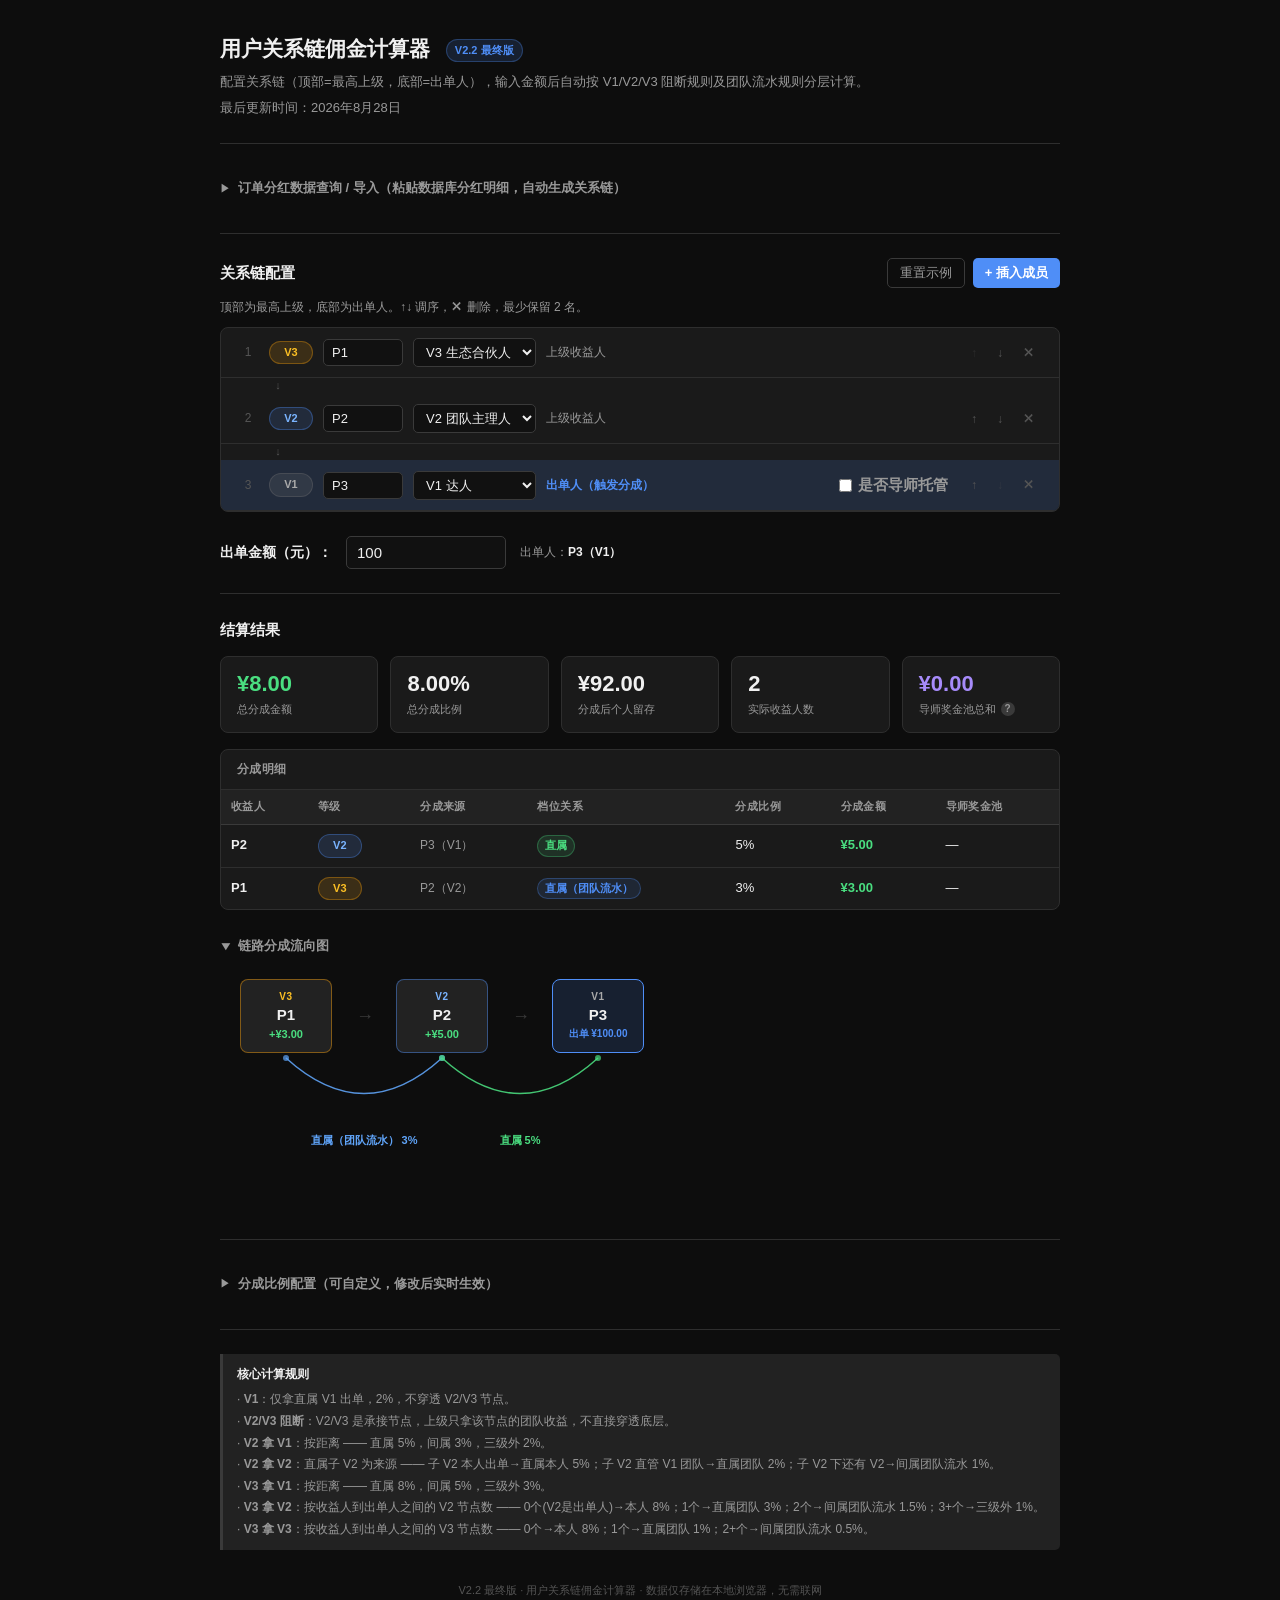
<file: calculator.html>
<!DOCTYPE html>
<html lang="zh-CN">
<head>
  <meta charset="UTF-8" />
  <meta name="viewport" content="width=device-width, initial-scale=1.0" />
  <title>用户关系链佣金计算器</title>
  <style>
    *, *::before, *::after { box-sizing: border-box; margin: 0; padding: 0; }
    :root {
      --bg: #0d0d0d; --bg-card: #1a1a1a; --bg-card2: #222;
      --bg-hover: #2a2a2a; --bg-input: #111;
      --border: #2e2e2e; --border2: #3a3a3a;
      --text: #f0f0f0; --text2: #999; --text3: #555;
      --accent: #4f8ef7; --accent-bg: rgba(79,142,247,0.15);
      --green: #4ade80; --green-bg: rgba(74,222,128,0.12);
      --yellow: #f59e0b; --yellow-bg: rgba(245,158,11,0.12);
      --blue-bg: rgba(79,142,247,0.12);
      --purple: #a78bfa; --purple-bg: rgba(167,139,250,0.12);
      --r: 8px; --rs: 5px;
    }
    /* 亮色主题（由工作台外壳通过 postMessage 联动切换） */
    html[data-theme="light"] {
      --bg: #f4f6f9; --bg-card: #ffffff; --bg-card2: #f0f2f5;
      --bg-hover: #eef1f5; --bg-input: #ffffff;
      --border: #e4e7ec; --border2: #d5d9df;
      --text: #1a1d21; --text2: #5c636e; --text3: #9aa1ab;
      --accent: #2f6bef; --accent-bg: rgba(47,107,239,0.10);
      --green: #16a34a; --green-bg: rgba(22,163,74,0.12);
      --yellow: #d97706; --yellow-bg: rgba(217,119,6,0.12);
      --blue-bg: rgba(47,107,239,0.10);
      --purple: #7c3aed; --purple-bg: rgba(124,58,237,0.12);
    }
    html[data-theme="light"] body { color: var(--text); }
    /* 等级标签在亮色下的可读性微调 */
    html[data-theme="light"] .lv-V1 { color:#64748b; }
    html[data-theme="light"] .lv-V2 { color:#2f6bef; }
    html[data-theme="light"] .lv-V3 { color:#b45309; }
    html[data-theme="light"] select option { background:#fff; }
    body { background: var(--bg); color: var(--text); font-family: -apple-system, BlinkMacSystemFont, "Segoe UI", "PingFang SC", "Microsoft YaHei", sans-serif; font-size: 14px; line-height: 1.6; transition: background .25s, color .25s; }
    .app { max-width: 880px; margin: 0 auto; padding: 32px 20px 60px; }

    h1 { font-size: 21px; font-weight: 700; }
    h2 { font-size: 15px; font-weight: 700; }
    .badge { display:inline-block; padding:2px 8px; border-radius:99px; background:var(--accent-bg); color:var(--accent); font-size:11px; font-weight:600; border:1px solid rgba(79,142,247,.3); vertical-align:middle; margin-left:10px; }
    .subtitle { color:var(--text2); margin-top:6px; font-size:13px; }
    hr { border:none; border-top:1px solid var(--border); margin:24px 0; }

    /* 卡片 */
    .card { background:var(--bg-card); border:1px solid var(--border); border-radius:var(--r); overflow:hidden; }
    .card-head { padding:10px 16px; border-bottom:1px solid var(--border); font-size:12px; font-weight:600; color:var(--text2); letter-spacing:.04em; text-transform:uppercase; display:flex; align-items:center; }

    /* 按钮 */
    button { font-size:13px; font-family:inherit; border:none; cursor:pointer; border-radius:var(--rs); padding:5px 12px; transition:background .15s; outline:none; }
    .btn-p { background:var(--accent); color:#fff; font-weight:600; }
    .btn-p:hover { background:#3d7ae0; }
    .btn-g { background:transparent; color:var(--text2); border:1px solid var(--border2); }
    .btn-g:hover { background:var(--bg-hover); color:var(--text); }
    .btn-i { background:transparent; color:var(--text3); padding:3px 7px; font-size:12px; border:1px solid transparent; }
    .btn-i:hover:not(:disabled) { background:var(--bg-hover); color:var(--text2); border-color:var(--border); }
    button:disabled { opacity:.3; cursor:not-allowed; }

    /* 输入 */
    input, select { font-family:inherit; font-size:13px; background:var(--bg-input); color:var(--text); border:1px solid var(--border2); border-radius:var(--rs); padding:5px 8px; outline:none; }
    input:focus, select:focus { border-color:var(--accent); }
    select option { background:#1a1a1a; }

    /* 节点列表 */
    .node-row { display:flex; align-items:center; gap:10px; padding:10px 16px; border-bottom:1px solid var(--border); transition:background .12s; }
    .node-row:hover { background:var(--bg-hover); }
    .node-row.seller { background:var(--accent-bg); }
    .node-idx { width:22px; text-align:center; color:var(--text3); font-size:12px; flex-shrink:0; }
    .node-role { flex:1; color:var(--text2); font-size:12px; }
    .node-role.s { color:var(--accent); font-weight:600; }
    .arrow-line { padding:0 16px; height:16px; display:flex; align-items:center; }
    .arrow-inner { width:82px; text-align:center; color:var(--text3); font-size:11px; }

    /* 等级标签 */
    .lv { display:inline-flex; align-items:center; justify-content:center; padding:2px 8px; border-radius:99px; font-size:11px; font-weight:700; min-width:44px; flex-shrink:0; }
    .lv-V1 { background:rgba(120,120,120,.18); color:#aaa; border:1px solid rgba(120,120,120,.3); }
    .lv-V2 { background:rgba(79,142,247,.15); color:#7ab4ff; border:1px solid rgba(79,142,247,.35); }
    .lv-V3 { background:rgba(245,158,11,.15); color:#fbbf24; border:1px solid rgba(245,158,11,.35); }

    /* 关系标签 */
    .rt { display:inline-block; padding:1px 7px; border-radius:99px; font-size:11px; font-weight:600; white-space:nowrap; }
    .rt-DIRECT          { background:var(--green-bg);  color:var(--green);  border:1px solid rgba(74,222,128,.3); }
    .rt-INDIRECT        { background:var(--yellow-bg); color:var(--yellow); border:1px solid rgba(245,158,11,.3); }
    .rt-OUTSIDE         { background:rgba(100,100,100,.1); color:var(--text3); border:1px solid var(--border); }
    .rt-DIRECT_PERSONAL { background:var(--green-bg);  color:var(--green);  border:1px solid rgba(74,222,128,.3); }
    .rt-DIRECT_TEAM     { background:var(--blue-bg);   color:var(--accent); border:1px solid rgba(79,142,247,.3); }
    .rt-INDIRECT_TEAM   { background:var(--purple-bg); color:var(--purple); border:1px solid rgba(167,139,250,.3); }
    .rt-OUTSIDE_TEAM    { background:rgba(100,100,100,.1); color:var(--text3); border:1px solid var(--border); }

    /* 统计 */
    .stats { display:grid; grid-template-columns:repeat(auto-fit,minmax(130px,1fr)); gap:12px; margin-bottom:16px; }
    .stat-card { background:var(--bg-card); border:1px solid var(--border); border-radius:var(--r); padding:14px 16px; }
    .stat-val { font-size:22px; font-weight:700; line-height:1.2; }
    .stat-val.g { color:var(--green); }
    .stat-val.p { color:var(--purple); }
    .stat-lbl { font-size:11px; color:var(--text2); margin-top:3px; display:flex; align-items:center; }

    /* 悬浮帮助提示 */
    .help { display:inline-flex; align-items:center; justify-content:center; width:14px; height:14px; border-radius:50%; background:var(--border2); color:var(--text2); font-size:10px; font-weight:700; cursor:help; margin-left:5px; position:relative; }
    .help:hover .help-tip { opacity:1; visibility:visible; }
    .help-tip { position:absolute; bottom:150%; left:50%; transform:translateX(-50%); background:#000; border:1px solid var(--border2); color:var(--text); padding:5px 9px; border-radius:var(--rs); font-size:11px; font-weight:500; white-space:nowrap; opacity:0; visibility:hidden; transition:opacity .15s; z-index:10; pointer-events:none; }

    /* 导师托管开关 */
    .switch { display:flex; align-items:center; justify-content:center; flex-wrap:wrap; gap:6px; font-size:15px; font-weight:900; color:var(--text2); cursor:pointer; flex-shrink:0; white-space:nowrap; user-select:none; padding:3px 5px;  background:unset; background-image:none; transform:rotate(360deg); }
    .switch input { width:auto; margin:0; cursor:pointer; accent-color:var(--purple); }

    /* 表格 */
    table { width:100%; border-collapse:collapse; font-size:13px; }
    th { padding:8px 10px; text-align:left; font-size:11px; font-weight:600; color:var(--text2); letter-spacing:.04em; border-bottom:1px solid var(--border2); background:var(--bg-card2); }
    td { padding:9px 10px; border-bottom:1px solid var(--border); vertical-align:middle; }
    tr:last-child td { border-bottom:none; }
    .no-earn td { color:var(--text3); }
    .no-earn .lv { opacity:.4; }
    .has-earn td:first-child { font-weight:600; }
    .amt { font-weight:700; color:var(--green); }

    /* 横向流向图 */
    .hf-scroll { overflow-x:auto; -webkit-overflow-scrolling:touch; padding-bottom:4px; }
    .hf-canvas { position:relative; }

    /* 折叠 */
    .coll-head { display:flex; align-items:center; gap:8px; cursor:pointer; padding:10px 0; user-select:none; color:var(--text2); font-size:13px; font-weight:600; }
    .coll-head:hover { color:var(--text); }
    .coll-arrow { font-size:10px; transition:transform .2s; display:inline-block; }
    .coll-arrow.open { transform:rotate(90deg); }

    /* 提示 */
    .callout { border-left:3px solid var(--border2); background:var(--bg-card2); border-radius:0 var(--rs) var(--rs) 0; padding:10px 14px; font-size:12px; color:var(--text2); line-height:1.8; }
    .callout-t { font-weight:700; color:var(--text); margin-bottom:4px; font-size:12px; }

    /* 比例配置 */
    .rg-title { font-size:11px; font-weight:700; color:var(--text2); letter-spacing:.06em; text-transform:uppercase; margin:14px 0 6px; padding-bottom:4px; border-bottom:1px solid var(--border); }
    .rate-input { width:72px; }

    /* 金额行 */
    .amt-row { display:flex; align-items:center; gap:14px; flex-wrap:wrap; }
    .amt-lbl { font-weight:600; white-space:nowrap; }
    .amt-input { width:160px; font-size:15px; padding:7px 10px; }
    .amt-hint { color:var(--text2); font-size:12px; }
    .amt-hint b { color:var(--text); font-weight:600; }

    /* 顶部工具栏 */
    .toolbar { display:flex; align-items:center; margin-bottom:10px; }
    .toolbar-right { margin-left:auto; display:flex; gap:8px; }

    /* 滚动表格容器 */
    .tbl-wrap { overflow-x:auto; }

    @media(max-width:600px){
      .app{padding:16px 12px 48px;}
      .stats{grid-template-columns:repeat(2,1fr);}
    }
  </style>
</head>
<body>
<div class="app" id="app">正在加载...</div>

<script>
// ─── 数据与规则 ────────────────────────────────────────────────────────────────

const BASE_RATES = [
  { receiver:"V1", source:"V1", relation:"DIRECT",          rate:2,   scenario:"直属成员有效收益" },
  { receiver:"V2", source:"V1", relation:"DIRECT",          rate:5,   scenario:"直属 V1 实际产出" },
  { receiver:"V2", source:"V1", relation:"INDIRECT",        rate:3,   scenario:"间属 V1 实际产出" },
  { receiver:"V2", source:"V1", relation:"OUTSIDE",         rate:2,   scenario:"三级以外 V1 实际产出" },
  { receiver:"V2", source:"V2", relation:"DIRECT_PERSONAL", rate:5,   scenario:"直属 V2 本人贡献业绩" },
  { receiver:"V2", source:"V2", relation:"DIRECT_TEAM",     rate:2,   scenario:"直属 V2 团队归集贡献业绩" },
  { receiver:"V2", source:"V2", relation:"INDIRECT_TEAM",   rate:1,   scenario:"间属团队流水" },
  { receiver:"V2", source:"V3", relation:"DIRECT",          rate:0,   scenario:"任意（无收益）" },
  { receiver:"V3", source:"V1", relation:"DIRECT",          rate:8,   scenario:"直属 V1 实际产出" },
  { receiver:"V3", source:"V1", relation:"INDIRECT",        rate:5,   scenario:"间属 V1 实际产出" },
  { receiver:"V3", source:"V1", relation:"OUTSIDE",         rate:3,   scenario:"三级以外 V1 实际产出" },
  { receiver:"V3", source:"V2", relation:"DIRECT_PERSONAL", rate:8,   scenario:"直属 V2 本人贡献业绩" },
  { receiver:"V3", source:"V2", relation:"DIRECT_TEAM",     rate:3,   scenario:"直属 V2 团队归集贡献业绩" },
  { receiver:"V3", source:"V2", relation:"INDIRECT_TEAM",   rate:1.5, scenario:"间属团队流水" },
  { receiver:"V3", source:"V2", relation:"OUTSIDE_TEAM",    rate:1,   scenario:"三级以外 V2 团队归集贡献业绩" },
  { receiver:"V3", source:"V3", relation:"DIRECT_PERSONAL", rate:8,   scenario:"直属 V3 本人贡献业绩" },
  { receiver:"V3", source:"V3", relation:"DIRECT_TEAM",     rate:1,   scenario:"直属 V3 团队归集贡献业绩" },
  { receiver:"V3", source:"V3", relation:"INDIRECT_TEAM",   rate:0.5, scenario:"间属团队流水" },
];

// ─── 项目等级预设 ─────────────────────────────────────────────────────────────
// 穷举验证（链长 2~11）：最高总分成 = 10.5%，唯一峰值模型 V3→V3→V3→V2→V2→V2→V1(出单)。
// 以该模型总分成 10.5% 为基准，按各等级生态奖励上限等比缩放；四舍五入到一位小数（方案2）。
const WORST_CASE_TOTAL = 10.5;
const PROJECT_PRESETS = [
  { id:"SSS", name:"SSS 限时高激励", cap:12 },
  { id:"S",   name:"S 标准优选项目", cap:10.5 },
  { id:"A",   name:"A 成长项目",     cap:7 },
  { id:"B",   name:"B 补充项目",     cap:3 },
];
function round1(x) { return Math.round(x * 10) / 10; }
function presetRatesByCap(cap) {
  const factor = cap / WORST_CASE_TOTAL;
  return BASE_RATES.map(r => ({ ...r, rate: round1(r.rate * factor) }));
}
const DEFAULT_RATES = presetRatesByCap(10.5); // 默认 = S 标准优选项目

const DEFAULT_CHAIN = [
  { id:1, name:"P1", level:"V3" },
  { id:2, name:"P2", level:"V2" },
  { id:3, name:"P3", level:"V1" },
];

const REL_LABELS = {
  DIRECT:"直属", INDIRECT:"间属", OUTSIDE:"三级外",
  DIRECT_PERSONAL:"直属（本人）", DIRECT_TEAM:"直属（团队流水）",
  INDIRECT_TEAM:"间属团队流水", OUTSIDE_TEAM:"三级外（团队流水）",
};

const LEVEL_OPTS = ["V1","V2","V3"];
const LEVEL_NAMES = { V1:"V1 达人", V2:"V2 团队主理人", V3:"V3 生态合伙人" };

// ─── 计算逻辑 ────────────────────────────────────────────────────────────────

function getRate(rates, receiver, source, relation) {
  const r = rates.find(r => r.receiver===receiver && r.source===source && r.relation===relation);
  return r ? r.rate : 0;
}
function findPrimary(chain, from, to, level) {
  let last = from;
  for (let i = from; i < to; i++) if (chain[i].level === level) last = i;
  return last;
}
function countBetween(chain, from, to, level) {
  let n = 0;
  for (let i = from; i < to; i++) if (chain[i].level === level) n++;
  return n;
}
// 找到链路 [from, to]（含 to）中第一个目标等级节点的下标，没有则返回 -1
function findFirst(chain, from, to, level) {
  for (let k = from; k <= to; k++) if (chain[k].level === level) return k;
  return -1;
}

// ─── 核心计算（已按文档 §3 所有示例验证）────────────────────────────────────
//
// 档位判定依据：
//   「本人贡献业绩」= 目标 V2/V3 节点自己就是出单人（链路末节点）
//   「团队归集贡献业绩」= 目标 V2/V3 节点下面还有成员在出单（承接节点）
//
// V3 → V3 团队流水规则（V2节点完全透明，仅计链路中V3数量）：
//   链路中出现低等级(V2)时，找到最近的同等级V3作为直属团，次近的作为间属团
//   1个V3 → 直属团队 1%
//   2个V3 → 间属团队流水 0.5%
//   ≥3个V3 → 无收益
//   例：A(V3)→B(V2)→P2(V2)→P3(V3)→P4(V2)→P5(V2)→P6(V3)→P7(V1出单)
//       P3=A的直属团(第1个V3)，P6=A的间属团(第2个V3) → A得INDIRECT_TEAM 0.5%
//
// V3 → V2 分档规则（链路中无V3时，按V2节点数）：
//   0 个 V2（V2 是出单人）  → 直属本人 8%
//   1 个 V2                 → 直属团队归集 3%
//   2 个 V2                 → 间属团队流水 1.5%
//   3+ 个 V2                → 三级外团队 1%
//
// V2 阻断规则：
//   链路中只要存在 V3 节点，V2 收益人一律无法获得收益
//
// V2 → V2 分档规则（链路中无 V3，按跳数 + 子V2层数）：
//   跳数≥3（≥2个V1间隔）→ 三级外 0%
//   跳数=1（直属）：seller→直属本人5%，无子V2→直属团队2%，一层子V2→间属团队1%
//   跳数=2（间属，降一档）：seller→间属团队1%，无子V2→间属团队1%，否则0%
//   来源V2无收益时级联清零
//
// 验证：
//   V3→V2→V1            : V2=5%, V3=3%      ✓
//   V3→V3→V1            : V3=8%, V3上级=1%  ✓
//   V3→V2→V2→V1         : C=5%, B=2%, A=1.5% ✓
//   V3→V2→V2→V2→V1      : D=5%, C=2%, B=1%, A=1% ✓
//   V3→V3→V3→V1         : 下8%,中1%,上0.5% ✓
//   V3→V2→V2→V3→V2→V1   : 下V3直属8%,中V3直属团1%,上V3间属团0.5% ✓
//
function calcCommissions(chain, sale, rates) {
  if (chain.length < 2) return [];
  const si = chain.length - 1; // 出单人下标
  const out = [];

  for (let i = si - 1; i >= 0; i--) {
    const rv = chain[i], dc = chain[i + 1];
    let srcIdx = i + 1, rel = "OUTSIDE", rate = 0;

    // ── V1 收益人：仅直属 V1 出单人 ──
    if (rv.level === "V1") {
      if (i + 1 === si && dc.level === "V1") {
        rel = "DIRECT";
        rate = getRate(rates, "V1", "V1", "DIRECT");
      }

    // ── V2 收益人 ──
    } else if (rv.level === "V2") {
      if (findFirst(chain, i + 1, si, "V3") !== -1) {
        rel = "OUTSIDE"; rate = 0; // 链路中存在V3节点，V2无法穿透获得收益

      } else {
        // V1 节点透明，穿透 V1 找到下方第一个 V2 阻断节点（含出单人位置）
        // 避免 B(V2)→P2(V1)→P3(V2)→...→C(V1) 时 B 错误按 V2→V1 跳数拿分成
        const fv2 = findFirst(chain, i + 1, si, "V2");

        if (fv2 === -1) {
          // 链路中无 V2 → 纯 V1 链路，按跳数拿分成
          const h = si - i;
          rel = h === 1 ? "DIRECT" : h === 2 ? "INDIRECT" : "OUTSIDE";
          rate = getRate(rates, "V2", "V1", rel);
          srcIdx = si;

        } else if (fv2 === si) {
          // 找到的第一个 V2 就是出单人 → 直属本人
          rel = "DIRECT_PERSONAL"; srcIdx = fv2;
          rate = getRate(rates, "V2", "V2", rel);

        } else {
          // 找到 V2 阻断节点（非出单人），按其下方的 V2 层数判断档位
          const v2BelowWall = countBetween(chain, fv2 + 1, si, "V2");
          if (v2BelowWall === 0) {
            // 阻断节点是最内层 V2 → 直属团队
            rel = "DIRECT_TEAM"; srcIdx = fv2;
          } else if (v2BelowWall === 1) {
            // 阻断节点下方还有一层 V2 → 间属团队流水
            rel = "INDIRECT_TEAM";
            srcIdx = findPrimary(chain, fv2, si, "V2"); // 最内层 V2
          } else {
            // ≥2 层 V2：超出 V2 触达范围，无收益
            rel = "OUTSIDE"; rate = 0;
          }
          if (rel !== "OUTSIDE") rate = getRate(rates, "V2", "V2", rel);
        }
      }

    // ── V3 收益人 ──
    } else if (rv.level === "V3") {
      // ── 核心优先级：
      //   1. 链路中存在 V3 同级节点 → 走 V3→V3（V3 同级优先，V2 透明但会升档位）
      //   2. 无 V3 但有 V2          → 走 V3→V2（穿透 V1 找最内层 V2）
      //   3. 纯 V1 链路              → 走 V3→V1（跳数档位）
      //
      // V3→V3 档位规则：V2节点对V3→V3连接完全透明，仅计V3数量
      //   1个V3 → 直属团队 1%（最近同级V3 = 直属团）
      //   2个V3 → 间属团队流水 0.5%（次近同级V3 = 间属团）
      //   ≥3个V3 → 无收益
      //
      const fv3below = findFirst(chain, i + 1, si, "V3"); // 链路中的 V3 节点（不含出单人）

      if (fv3below !== -1) {
        if (fv3below === si) {
          // ── 直属 V3 本人出单（出单人本身是 V3）→ 直属本人 8% ──
          rel = "DIRECT_PERSONAL"; srcIdx = si;
          rate = getRate(rates, "V3", "V3", rel);
        } else {
          // ── V3→V3 团队流水：V2节点完全透明，仅计V3数量 ──
          // 最近同级V3 = 直属团(1%)，次近同级V3 = 间属团(0.5%)，≥3个V3 = 无收益
          const v3cnt     = countBetween(chain, i + 1, si, "V3");
          const lastV3Idx = findPrimary(chain, i + 1, si, "V3");

          if (v3cnt === 1)      { rel = "DIRECT_TEAM";   srcIdx = lastV3Idx; }
          else if (v3cnt === 2) { rel = "INDIRECT_TEAM"; srcIdx = lastV3Idx; }
          else                  { rel = "OUTSIDE"; rate = 0; } // ≥3个V3，超出范围

          if (rel !== "OUTSIDE") {
            // 来源V3（最末V3）自身无收益时，上级V3同样不得获得团队流水
            const srcRes = out.find(r => r.ni === lastV3Idx);
            if (srcRes && !srcRes.ok) { rel = "OUTSIDE"; rate = 0; }
            else rate = getRate(rates, "V3", "V3", rel);
          }
        }

      } else {
        // ── 无 V3 同级，找 V2 或 V1 ──
        const fv2below = findFirst(chain, i + 1, si, "V2"); // 第一个 V2（不含出单人）

        if (fv2below !== -1 || chain[si].level === "V2") {
          // ── V3→V2：穿透 V1 找到最内层 V2，按 V2 节点数分档 ──
          const v2cnt = countBetween(chain, i + 1, si, "V2");
          if (v2cnt === 0) {
            // 唯一 V2 是出单人
            rel = "DIRECT_PERSONAL"; srcIdx = chain[si].level === "V2" ? si : fv2below;
          } else if (v2cnt === 1) {
            rel = "DIRECT_TEAM";   srcIdx = fv2below;
          } else if (v2cnt === 2) {
            rel = "INDIRECT_TEAM"; srcIdx = findPrimary(chain, i + 1, si, "V2");
          } else {
            rel = "OUTSIDE_TEAM";  srcIdx = findPrimary(chain, i + 1, si, "V2");
          }
          rate = getRate(rates, "V3", "V2", rel);

        } else {
          // ── V3→V1：纯 V1 链路，按跳数 ──
          const h = si - i;
          rel = h === 1 ? "DIRECT" : h === 2 ? "INDIRECT" : "OUTSIDE";
          rate = getRate(rates, "V3", "V1", rel);
          srcIdx = si;
        }
      }
    }

    out.push({ node: rv, ni: i, src: chain[srcIdx], si: srcIdx, rel, rate, amt: sale * rate / 100, ok: rate > 0 });
  }
  return out;
}

// ─── 订单分红明细导入 ─────────────────────────────────────────────────────────
//
// 表：saas_api.yx_divvy_order_detail_2026（仅此表为准）
// 解析针对某个 order_id / divvy_order_id 查询出的分红明细（Tab 分隔，可含/不含表头），
// 自动重建关系链（按 chain_index 排序的节点 + 等级）、分成结果与流向图。
// 展示的金额与比例直接采用数据库实际结算值，不重新计算。
//
const IMPORT_COLS = [
  "id","divvy_order_id","order_id","en_name","project_id","platform_id","project_profit_share",
  "biz_type","title","region_type","category_id","order_amount","seller_user_id","seller_group_id",
  "seller_group_title","earner_user_id","earner_group_id","earner_group_title","earner_chain_index",
  "source_user_id","source_group_id","source_group_title","source_chain_index","relation_type",
  "relation_label","ratio_field","ratio_percent","commission_amount","agent_ratio_id","create_time",
  "settle_status","settle_time","delete_time","order_status","refund_sync_time",
];
const IMPORT_HEADER_KEYS = ["earner_chain_index","order_id","divvy_order_id","ratio_percent","commission_amount"];
const PPS_LABELS = { 1:"S 标准优选（上限 10.5%）", 2:"SSS 限时高激励（上限 12%）", 3:"A 成长（上限 7%）", 4:"B 补充（上限 3%）" };

function normLevel(lv) {
  const s = String(lv || "").trim().toUpperCase();
  return /^V[123]$/.test(s) ? s : (lv || "V1");
}
function splitImportLine(line) {
  return String(line).split(/\t/).map(c => c.trim());
}
function isImportHeader(cells) {
  const lower = cells.map(c => c.toLowerCase());
  return IMPORT_HEADER_KEYS.some(k => lower.includes(k));
}
function buildImportColMap(firstCells) {
  const colMap = {};
  if (isImportHeader(firstCells)) {
    firstCells.forEach((name, i) => { colMap[name.trim()] = i; });
    return colMap;
  }
  // 无表头：按已知列序映射；列数多于定义时忽略尾部（如 refund_sync_time 为空）
  IMPORT_COLS.forEach((name, i) => { if (i < firstCells.length) colMap[name] = i; });
  return colMap;
}
function parseOrderData(text) {
  const lines = String(text).split(/\r?\n/).map(l => l.trim()).filter(l => l.length);
  if (!lines.length) return { rows: [], skipped: 0, total: 0 };
  const firstCells = splitImportLine(lines[0]);
  const hasHeader = isImportHeader(firstCells);
  const colMap = buildImportColMap(firstCells);
  const dataLines = hasHeader ? lines.slice(1) : lines;
  const rows = [];
  let skipped = 0;
  dataLines.forEach(line => {
    const cells = splitImportLine(line);
    if (cells.length < 5) { skipped++; return; }
    const get = key => { const i = colMap[key]; return i == null ? "" : (cells[i] ?? "").trim(); };
    const deleteTime = get("delete_time");
    if (deleteTime && deleteTime !== "0" && deleteTime.toUpperCase() !== "NULL") { skipped++; return; }
    const earnerIdx = parseInt(get("earner_chain_index"), 10);
    const sourceIdx = parseInt(get("source_chain_index"), 10);
    if (isNaN(earnerIdx) || isNaN(sourceIdx)) { skipped++; return; }
    rows.push({
      divvyOrderId:  get("divvy_order_id"),
      orderId:       get("order_id"),
      orderAmount:   parseFloat(get("order_amount")) || 0,
      enName:        get("en_name"),
      title:         get("title"),
      bizType:       get("biz_type"),
      projectProfitShare: parseInt(get("project_profit_share"), 10) || 0,
      sellerUserId:  get("seller_user_id"),
      sellerLevel:   normLevel(get("seller_group_title")),
      earnerUserId:  get("earner_user_id"),
      earnerLevel:   normLevel(get("earner_group_title")),
      earnerIdx,
      sourceUserId:  get("source_user_id"),
      sourceLevel:   normLevel(get("source_group_title")),
      sourceIdx,
      relation:      get("relation_type") || "OUTSIDE",
      relationLabel: get("relation_label"),
      ratioField:    get("ratio_field"),
      ratio:         parseFloat(get("ratio_percent")) || 0,
      amount:        parseFloat(get("commission_amount")) || 0,
      settleStatus:  get("settle_status"),
      orderStatus:   get("order_status"),
    });
  });
  return { rows, skipped, total: dataLines.length };
}

function buildImportFromRows(rows) {
  if (!rows.length) return null;
  const meta = rows[0];
  // 收集节点：收益人 + 来源 + 出单人（seller 字段兜底）
  const nodeByIdx = {};
  const putNode = (idx, userId, level) => {
    if (isNaN(idx)) return;
    const lv = normLevel(level);
    const prev = nodeByIdx[idx];
    if (!prev || (prev.level === "V1" && lv !== "V1")) {
      nodeByIdx[idx] = { idx, userId: String(userId || ""), level: lv };
    }
  };
  rows.forEach(r => {
    putNode(r.earnerIdx, r.earnerUserId, r.earnerLevel);
    putNode(r.sourceIdx, r.sourceUserId, r.sourceLevel);
  });
  // 出单人：取 chain_index 最大值对应的节点，并与 seller 字段对齐
  const maxIdx = Math.max(...Object.keys(nodeByIdx).map(Number));
  const sellerIdx = rows.reduce((m, r) => Math.max(m, r.sourceIdx, r.earnerIdx), maxIdx);
  if (meta.sellerUserId) {
    putNode(sellerIdx, meta.sellerUserId, meta.sellerLevel);
    // seller 与 maxIdx 不一致时，以 seller 所在 chain_index 为准（通常 source 指向出单人）
    const sellerRow = rows.find(r => String(r.sourceUserId) === String(meta.sellerUserId) || String(r.earnerUserId) === String(meta.sellerUserId));
    if (sellerRow) {
      const sIdx = String(sellerRow.sourceUserId) === String(meta.sellerUserId) ? sellerRow.sourceIdx : sellerRow.earnerIdx;
      putNode(sIdx, meta.sellerUserId, meta.sellerLevel);
    }
  }
  const sortedIdx = Object.keys(nodeByIdx).map(Number).sort((a, b) => a - b);
  if (sortedIdx.length < 2) return null;
  const posOf = {};
  sortedIdx.forEach((idx, pos) => { posOf[idx] = pos; });
  const chain = sortedIdx.map((idx, pos) => ({
    id: 1000 + pos,
    name: nodeByIdx[idx].userId || ("节点" + idx),
    level: nodeByIdx[idx].level || "V1",
  }));
  const results = rows
    .map(r => ({
      node: { name: String(r.earnerUserId), level: r.earnerLevel || "V1" },
      ni:   posOf[r.earnerIdx],
      src:  { name: String(r.sourceUserId), level: r.sourceLevel || "V1" },
      si:   posOf[r.sourceIdx],
      rel:  r.relation,
      rate: r.ratio,
      amt:  r.amount,
      ok:   r.ratio > 0 || r.amount > 0,
    }))
    .filter(r => r.ni != null && r.si != null)
    .sort((a, b) => b.ni - a.ni);
  const pps = meta.projectProfitShare;
  return {
    chain, results,
    sale: meta.orderAmount,
    orderId: meta.orderId,
    divvyOrderId: meta.divvyOrderId,
    rowCount: results.length,
    meta: {
      title: meta.title,
      enName: meta.enName,
      bizType: meta.bizType,
      projectProfitShare: pps,
      projectLabel: PPS_LABELS[pps] || ("project_profit_share=" + pps),
      sellerUserId: meta.sellerUserId,
      sellerLevel: meta.sellerLevel,
    },
  };
}

// ─── 横向流向图（SVG 弧线连线） ─────────────────────────────────────────────
//
// 布局规则：
//   • 节点框横排，相邻节点间用 → 连接
//   • 每条收益弧线从出单人侧（source）指向收益人侧（receiver）
//   • 弧线深度按收益人在链路中的位置递进：越左越深，层次清晰无重叠
//   • 节点框内显示：等级 + 姓名 + 收益金额（或"出单"标记）
//
function renderHFlow(chain, results, sale) {
  const n = chain.length;
  if (n < 2) return "";

  const NW = 92, NH = 74, GAP = 64, STEP = NW + GAP, PAD = 20;

  // 弧线深度：按跨度（source - receiver）决定，跨度越大越深，天然不重叠
  const archDepth = (ni, si_) => (si_ - ni) * 46 + 28;
  const svgW = PAD + n * STEP - GAP + PAD;
  const svgH = archDepth(0, n - 1) + 32; // 最大跨度弧 + 文字空间

  const REL_COLORS = {
    DIRECT:          "#4ade80",
    INDIRECT:        "#f59e0b",
    OUTSIDE:         "#666",
    DIRECT_PERSONAL: "#34d399",
    DIRECT_TEAM:     "#60a5fa",
    INDIRECT_TEAM:   "#c084fc",
    OUTSIDE_TEAM:    "#888",
  };
  const LV_BORDER = { V1:"rgba(150,150,150,.4)", V2:"rgba(79,142,247,.45)", V3:"rgba(245,158,11,.45)" };
  const LV_COLOR  = { V1:"#aaa", V2:"#7ab4ff", V3:"#fbbf24" };

  // ── 节点盒子 ──
  let boxes = "";
  chain.forEach((node, idx) => {
    const isSeller = idx === n - 1;
    const lx = PAD + idx * STEP;
    const res = results.find(r => r.ni === idx);
    const borderC = isSeller ? "var(--accent)" : (LV_BORDER[node.level] || "#444");
    const bgC     = isSeller ? "var(--accent-bg)" : "var(--bg-card2)";

    // 收益金额行
    let amtLine = "";
    if (isSeller) {
      amtLine = `<div style="font-size:10px;color:var(--accent);font-weight:600;margin-top:1px">出单 ¥${sale.toFixed(2)}</div>`;
    } else if (res && res.ok) {
      amtLine = `<div style="font-size:11px;color:var(--green);font-weight:700;margin-top:1px">+¥${res.amt.toFixed(2)}</div>`;
    } else {
      amtLine = `<div style="font-size:10px;color:var(--text3);margin-top:1px">—</div>`;
    }

    boxes += `
      <div style="position:absolute;left:${lx}px;top:0;width:${NW}px;height:${NH}px;
        border:1.5px solid ${borderC};border-radius:8px;background:${bgC};
        display:flex;flex-direction:column;align-items:center;justify-content:center;
        text-align:center;padding:4px 8px;gap:1px;">
        <div style="font-size:10px;color:${LV_COLOR[node.level]};font-weight:700;letter-spacing:.06em">${node.level}</div>
        <div style="font-size:15px;font-weight:700;line-height:1.2">${escHtml(node.name)}</div>
        ${amtLine}
      </div>
    `;

    // 节点间箭头
    if (idx < n - 1) {
      const ax = lx + NW;
      boxes += `
        <div style="position:absolute;left:${ax}px;top:${(NH - 16) / 2}px;
          width:${GAP}px;height:16px;
          display:flex;align-items:center;justify-content:center;
          color:#3a3a3a;font-size:18px;letter-spacing:-2px">→</div>
      `;
    }
  });

  // ── SVG 弧线 ──
  let svgPaths = "", svgLabels = "";

  // 按弧线从浅到深绘制（深的在上层）
  const validRes = results.filter(r => r.ok).sort((a, b) => a.ni - b.ni);

  validRes.forEach(res => {
    const depth = archDepth(res.ni, res.si);
    const color = REL_COLORS[res.rel] || "#888";
    const rx = PAD + res.ni * STEP + NW / 2; // 收益人中心 x
    const sx = PAD + res.si * STEP + NW / 2; // 来源中心 x
    const mx = (rx + sx) / 2;
    const label = `${REL_LABELS[res.rel] || res.rel}  ${res.rate}%`;

    // 弧线：从收益人到来源，向下弯曲
    svgPaths += `
      <path d="M${rx},3 Q${mx},${depth} ${sx},3"
        stroke="${color}" stroke-width="1.5" fill="none" opacity="0.88"/>
      <circle cx="${rx}" cy="3" r="3" fill="${color}" opacity="0.7"/>
      <circle cx="${sx}" cy="3" r="3" fill="${color}" opacity="0.7"/>
    `;
    // 文字标签：居中于弧线最低点上方
    svgLabels += `
      <text x="${mx}" y="${depth + 15}" text-anchor="middle"
        fill="${color}" font-size="11" font-weight="600"
        font-family="-apple-system,PingFang SC,Microsoft YaHei,sans-serif">${label}</text>
    `;
  });

  return `
    <div class="hf-scroll">
      <div style="min-width:${svgW}px">
        <div class="hf-canvas" style="height:${NH}px">${boxes}</div>
        <svg width="${svgW}" height="${svgH}" style="display:block;overflow:visible;margin-top:2px">
          ${svgPaths}
          ${svgLabels}
        </svg>
      </div>
    </div>
  `;
}



function load(k, def) { try { const v=localStorage.getItem(k); return v?JSON.parse(v):def; } catch { return def; } }
function save(k, v)   { try { localStorage.setItem(k, JSON.stringify(v)); } catch {} }

let state = {
  chain:  load("chain_v4",  DEFAULT_CHAIN),
  amount: load("amount_v4", "100"),
  rates:  load("rates_v5",  DEFAULT_RATES),
  mentorManaged: load("mentor_v4", false),
  activePreset: load("ratePreset_v5", "S"),
  importResults: load("import_results_v1", null),
  importInfo:    load("import_info_v1", null),
  importRaw:     load("import_raw_v1", ""),
  showImport: false,
  showRates: false,
  showFlow:  true,
};

let _id = 200;
function uid() { return ++_id; }

function setState(patch) {
  Object.assign(state, typeof patch === "function" ? patch(state) : patch);
  render();
}
// 退出"导入展示"模式（用户手动编辑链路/比例/金额后，切换为按规则实时计算）
function exitImport() {
  if (state.importResults) {
    state.importResults = null; save("import_results_v1", null);
    state.importInfo = null; save("import_info_v1", null);
  }
}
function setChain(fn)  { exitImport(); const c = fn(state.chain);  state.chain  = c; save("chain_v4",c);  render(); }
function setRates(fn)  { exitImport(); const r = fn(state.rates);  state.rates  = r; save("rates_v5",r);  render(); }
function setAmount(v)  { exitImport(); state.amount = v; save("amount_v4",v); render(); }

// ─── HTML 构建辅助 ────────────────────────────────────────────────────────────

function lvTag(level) {
  return `<span class="lv lv-${level}">${level}</span>`;
}
function relTag(rel) {
  return `<span class="rt rt-${rel}">${REL_LABELS[rel]||rel}</span>`;
}
function escHtml(s) {
  return String(s).replace(/&/g,"&amp;").replace(/</g,"&lt;").replace(/>/g,"&gt;").replace(/"/g,"&quot;");
}

// ─── 渲染 ─────────────────────────────────────────────────────────────────────

function render() {
  const { chain, amount, rates, showRates, showFlow } = state;
  const importMode = !!state.importResults;
  const sale    = parseFloat(amount) || 0;
  const results = importMode ? state.importResults : calcCommissions(chain, sale, rates);
  const totRate = results.reduce((s,r)=>s+r.rate,0);
  const totAmt  = results.reduce((s,r)=>s+r.amt,0);
  const seller  = chain[chain.length-1];
  // 导师奖金池：开启导师托管后，从每条分成金额中抽 25% 给导师，分成金额本身减为 75%
  const mentorOn    = !!state.mentorManaged;
  const mentorRate  = 0.25;
  const mentorTotal = mentorOn ? results.reduce((s,r)=> s + (r.ok ? r.amt*mentorRate : 0), 0) : 0;
  // 收益人实得 = 抽走导师奖金后的净额
  const netAmt      = r => mentorOn ? r.amt*(1-mentorRate) : r.amt;
  const netTotAmt   = mentorOn ? totAmt*(1-mentorRate) : totAmt;

  // ── 关系链 ──
  let chainHtml = "";
  chain.forEach((node, idx) => {
    const isSeller = idx === chain.length - 1;
    chainHtml += `
      <div class="node-row${isSeller?" seller":""}">
        <span class="node-idx">${idx+1}</span>
        ${lvTag(node.level)}
        <input data-idx="${idx}" data-field="name" value="${escHtml(node.name)}" placeholder="姓名" style="width:80px" />
        <select data-idx="${idx}" data-field="level">
          ${LEVEL_OPTS.map(v=>`<option value="${v}"${v===node.level?" selected":""}>${LEVEL_NAMES[v]}</option>`).join("")}
        </select>
        <span class="node-role${isSeller?" s":""}">${isSeller?"出单人（触发分成）":"上级收益人"}</span>
        ${isSeller?`<label class="switch" title="开启后按各分成金额的 25% 计入导师奖金池"><input type="checkbox" id="mentorToggle" ${state.mentorManaged?"checked":""} />是否导师托管</label>`:""}
        <span style="display:flex;gap:4px;flex-shrink:0">
          <button class="btn-i" data-act="up"   data-idx="${idx}" ${idx===0?"disabled":""} title="上移">↑</button>
          <button class="btn-i" data-act="down" data-idx="${idx}" ${isSeller?"disabled":""} title="下移">↓</button>
          <button class="btn-i" data-act="del"  data-idx="${idx}" ${chain.length<=2?"disabled":""} title="删除">✕</button>
        </span>
      </div>
      ${!isSeller?`<div class="arrow-line"><div class="arrow-inner">↓</div></div>`:""}
    `;
  });

  // ── 结果表格 ──
  let tableHtml = results.map(r => `
    <tr class="${r.ok?"has-earn":"no-earn"}">
      <td>${escHtml(r.node.name)}</td>
      <td>${lvTag(r.node.level)}</td>
      <td style="color:var(--text2);font-size:12px">${escHtml(r.src.name)}（${r.src.level}）</td>
      <td>${relTag(r.rel)}</td>
      <td>${r.rate}%</td>
      <td class="${r.ok?"amt":""}">${r.ok?`¥${netAmt(r).toFixed(2)}`:"—"}</td>
      <td style="${r.ok&&mentorOn?"color:var(--purple);font-weight:700":""}">${r.ok&&mentorOn?`¥${(r.amt*mentorRate).toFixed(2)}`:"—"}</td>
    </tr>
  `).join("");

  // ── 横向流向图（SVG 弧线） ──
  const flowHtml = renderHFlow(chain, results, sale);

  // ── 比例配置 ──
  let rateHtml = "";
  ["V1","V2","V3"].forEach(recv => {
    rateHtml += `<div class="rg-title">${recv} 收益人分成比例</div>
    <div class="card" style="margin-bottom:12px"><div class="tbl-wrap"><table>
      <thead><tr><th>来源</th><th>场景说明</th><th>档位</th><th>比例（%）</th></tr></thead>
      <tbody>
        ${rates.filter(r=>r.receiver===recv).map(r=>`
          <tr>
            <td>${lvTag(r.source)}</td>
            <td style="color:var(--text2);font-size:12px">${r.scenario}</td>
            <td>${relTag(r.relation)}</td>
            <td><input class="rate-input" type="number" step="0.1" min="0" max="100"
              data-recv="${r.receiver}" data-src="${r.source}" data-rel="${r.relation}"
              value="${r.rate}" /></td>
          </tr>
        `).join("")}
      </tbody>
    </table></div></div>`;
  });

  // ── 组装完整页面 ──
  document.getElementById("app").innerHTML = `
    <div style="margin-bottom:24px">
      <h1>用户关系链佣金计算器 <span class="badge">V2.2 最终版</span></h1>
      <p class="subtitle">配置关系链（顶部=最高上级，底部=出单人），输入金额后自动按 V1/V2/V3 阻断规则及团队流水规则分层计算。</p>
      <p class="subtitle">最后更新时间：2026年8月28日</p>
    </div>

    <hr />

    <!-- 订单分红数据导入 -->
    <div style="margin-bottom:24px">
      <div class="coll-head" id="importToggle">
        <span class="coll-arrow${state.showImport?" open":""}">▶</span>
        订单分红数据查询 / 导入（粘贴数据库分红明细，自动生成关系链）
      </div>
      ${state.showImport?`
        <div style="padding-top:8px">
          <p style="color:var(--text2);font-size:12px;margin-bottom:8px;line-height:1.7">从 <code style="font-size:11px;color:var(--text)">saas_api.yx_divvy_order_detail_2026</code> 查询某个订单的分红明细，将结果（含表头或不含均可，Tab 分隔）粘贴到下方，点击「解析生成」即可自动重建关系链、用户等级、分成结果与流向图。已自动跳过 <code style="font-size:11px">delete_time ≠ 0</code> 的作废记录。</p>
          <details style="margin-bottom:8px;font-size:12px;color:var(--text2)">
            <summary style="cursor:pointer;color:var(--text);font-weight:600">参考 SQL</summary>
            <pre style="margin-top:6px;padding:8px;background:var(--bg-input);border:1px solid var(--border2);border-radius:var(--rs);overflow-x:auto;font-size:11px;line-height:1.5;color:var(--text2)">SELECT * FROM saas_api.yx_divvy_order_detail_2026
WHERE order_id = 568380 AND delete_time = 0;</pre>
          </details>
          <textarea id="importText" placeholder="在此粘贴数据库查询结果（每行一条分红记录，列以 Tab 分隔）..." style="width:100%;min-height:120px;font-family:ui-monospace,Menlo,Consolas,monospace;font-size:12px;background:var(--bg-input);color:var(--text);border:1px solid var(--border2);border-radius:var(--rs);padding:8px;resize:vertical;line-height:1.5"></textarea>
          <div style="display:flex;gap:8px;margin-top:8px;align-items:center;flex-wrap:wrap">
            <button class="btn-p" id="btnParseImport">解析生成</button>
            <button class="btn-g" id="btnClearImport">清除导入</button>
            <span id="importMsg" style="font-size:12px;color:var(--text2)"></span>
          </div>
        </div>
      `:""}
    </div>

    <hr />

    <!-- 关系链 -->
    <div style="margin-bottom:24px">
      <div class="toolbar">
        <h2>关系链配置</h2>
        <div class="toolbar-right">
          <button class="btn-g" id="btnReset">重置示例</button>
          <button class="btn-p" id="btnAdd">+ 插入成员</button>
        </div>
      </div>
      <p style="color:var(--text2);font-size:12px;margin-bottom:10px">顶部为最高上级，底部为出单人。↑↓ 调序，✕ 删除，最少保留 2 名。</p>
      <div class="card" id="chainList">${chainHtml}</div>
    </div>

    <!-- 出单金额 -->
    <div class="amt-row" style="margin-bottom:24px">
      <span class="amt-lbl">出单金额（元）：</span>
      <input id="amtInput" class="amt-input" type="number" value="${escHtml(amount)}" placeholder="100" min="0" />
      <span class="amt-hint">出单人：<b>${escHtml(seller.name)}（${seller.level}）</b></span>
    </div>

    <hr />

    <!-- 结算结果 -->
    <div style="margin-bottom:24px">
      <h2 style="margin-bottom:14px">结算结果</h2>
      ${importMode?`<div class="callout" style="margin-bottom:12px;border-left-color:var(--accent)"><div class="callout-t">数据来源：订单分红明细导入</div>订单 <b>#${escHtml(String(state.importInfo&&state.importInfo.orderId||""))}</b>${state.importInfo&&state.importInfo.divvyOrderId?` · 分红单 <b>#${escHtml(String(state.importInfo.divvyOrderId))}</b>`:""} · ${escHtml(String(state.importInfo&&state.importInfo.meta&&state.importInfo.meta.title||""))}（${escHtml(String(state.importInfo&&state.importInfo.meta&&state.importInfo.meta.projectLabel||""))}）<br />共 ${state.importInfo&&state.importInfo.rowCount||results.length} 条有效分红记录${state.importInfo&&state.importInfo.skipped?`，已跳过 ${state.importInfo.skipped} 条作废/无效行`:""}。修改关系链、金额或比例后将自动切换为按规则实时计算。</div>`:""}
      <div class="stats">
        <div class="stat-card"><div class="stat-val g">¥${netTotAmt.toFixed(2)}</div><div class="stat-lbl">总分成金额${mentorOn?`<span class="help">?<span class="help-tip">已扣除导师奖金 25%</span></span>`:""}</div></div>
        <div class="stat-card"><div class="stat-val">${totRate.toFixed(2)}%</div><div class="stat-lbl">总分成比例</div></div>
        <div class="stat-card"><div class="stat-val">¥${(sale-totAmt).toFixed(2)}</div><div class="stat-lbl">分成后个人留存</div></div>
        <div class="stat-card"><div class="stat-val">${results.filter(r=>r.ok).length}</div><div class="stat-lbl">实际收益人数</div></div>
        <div class="stat-card"><div class="stat-val p">¥${mentorTotal.toFixed(2)}</div><div class="stat-lbl">导师奖金池总和<span class="help">?<span class="help-tip">T(总比例) × 25%</span></span></div></div>
      </div>

      <!-- 明细表 -->
      <div class="card" style="margin-bottom:16px">
        <div class="card-head">分成明细</div>
        <div class="tbl-wrap"><table>
          <thead><tr><th>收益人</th><th>等级</th><th>分成来源</th><th>档位关系</th><th>分成比例</th><th>分成金额</th><th>导师奖金池</th></tr></thead>
          <tbody>${tableHtml}</tbody>
        </table></div>
      </div>

      <!-- 流向图 -->
      <div class="coll-head" id="flowToggle">
        <span class="coll-arrow${showFlow?" open":""}">▶</span>
        链路分成流向图
      </div>
      ${showFlow?`<div style="padding:12px 0 4px 0">${flowHtml}</div>`:""}
    </div>

    <hr />

    <!-- 比例配置 -->
    <div class="coll-head" id="ratesToggle">
      <span class="coll-arrow${showRates?" open":""}">▶</span>
      分成比例配置（可自定义，修改后实时生效）
    </div>
    ${showRates?`
      <div style="padding-top:8px">
        <div style="display:flex;justify-content:space-between;align-items:center;gap:10px;flex-wrap:wrap;margin-bottom:12px">
          <div style="display:flex;align-items:center;gap:8px;flex-wrap:wrap">
            <span style="font-size:12px;color:var(--text2);font-weight:600">项目等级预设：</span>
            ${PROJECT_PRESETS.map(p=>`<button class="${state.activePreset===p.id?"btn-p":"btn-g"}" data-preset="${p.id}" title="生态奖励上限 ${p.cap}%">${p.name}（${p.cap}%）</button>`).join("")}
          </div>
          <button class="btn-g" id="btnResetRates">恢复标准优选项目</button>
        </div>
        <div class="callout" style="margin-bottom:12px">
          <div class="callout-t">封顶说明</div>
          已穷举验证（链长 2~11）：在现有规则下，最高总分成模型为 <b>V3→V3→V3→V2→V2→V2→V1(出单)</b>，合计 <b>10.5%</b>，无其他模型超过此值。各等级预设按该模型总分成等比缩放，确保不超过对应生态奖励上限。
        </div>
        ${rateHtml}
      </div>
    `:""}

    <hr />

    <!-- 规则说明 -->
    <div class="callout">
      <div class="callout-t">核心计算规则</div>
      · <b>V1</b>：仅拿直属 V1 出单，2%，不穿透 V2/V3 节点。<br />
      · <b>V2/V3 阻断</b>：V2/V3 是承接节点，上级只拿该节点的团队收益，不直接穿透底层。<br />
      · <b>V2 拿 V1</b>：按距离 —— 直属 5%，间属 3%，三级外 2%。<br />
      · <b>V2 拿 V2</b>：直属子 V2 为来源 —— 子 V2 本人出单→直属本人 5%；子 V2 直管 V1 团队→直属团队 2%；子 V2 下还有 V2→间属团队流水 1%。<br />
      · <b>V3 拿 V1</b>：按距离 —— 直属 8%，间属 5%，三级外 3%。<br />
      · <b>V3 拿 V2</b>：按收益人到出单人之间的 V2 节点数 —— 0个(V2是出单人)→本人 8%；1个→直属团队 3%；2个→间属团队流水 1.5%；3+个→三级外 1%。<br />
      · <b>V3 拿 V3</b>：按收益人到出单人之间的 V3 节点数 —— 0个→本人 8%；1个→直属团队 1%；2+个→间属团队流水 0.5%。
    </div>

    <div style="text-align:center;color:var(--text3);font-size:11px;margin-top:32px">
      V2.2 最终版 · 用户关系链佣金计算器 · 数据仅存储在本地浏览器，无需联网
    </div>
  `;

  bindEvents();
}

// ─── 事件绑定 ─────────────────────────────────────────────────────────────────

function bindEvents() {
  // 工具栏
  document.getElementById("btnAdd")?.addEventListener("click", () => {
    const id = uid();
    // 名称按 P1/P2/P3... 递进：找链路中已有最大 Pn 编号，+1 得到新编号
    const maxP = state.chain.reduce((m, n) => {
      const match = n.name.match(/^P(\d+)$/);
      return match ? Math.max(m, parseInt(match[1])) : m;
    }, 0);
    // 插入到链路最底部（出单人位置之后），成为新的出单人
    setChain(prev => [...prev, {id, name:`P${maxP + 1}`, level:"V1"}]);
  });
  document.getElementById("btnReset")?.addEventListener("click", () => {
    state.chain = DEFAULT_CHAIN; save("chain_v4", DEFAULT_CHAIN);
    state.amount = "100"; save("amount_v4","100");
    render();
  });
  document.getElementById("btnResetRates")?.addEventListener("click", () => {
    state.activePreset = "S"; save("ratePreset_v5", "S");
    setRates(() => presetRatesByCap(10.5));
  });

  // 项目等级预设：SSS / S / A / B
  document.querySelectorAll("[data-preset]").forEach(btn => {
    btn.addEventListener("click", () => {
      const preset = PROJECT_PRESETS.find(p => p.id === btn.dataset.preset);
      if (!preset) return;
      state.activePreset = preset.id; save("ratePreset_v5", preset.id);
      setRates(() => presetRatesByCap(preset.cap));
    });
  });

  // 金额：input 只存 state，blur 后重建（防止输入中失焦）
  const amtEl = document.getElementById("amtInput");
  amtEl?.addEventListener("input", e => {
    exitImport();
    state.amount = e.target.value;
    save("amount_v4", state.amount);
  });
  amtEl?.addEventListener("blur", () => render());

  // 导师托管开关
  document.getElementById("mentorToggle")?.addEventListener("change", e => {
    state.mentorManaged = e.target.checked;
    save("mentor_v4", state.mentorManaged);
    render();
  });

  // 折叠
  document.getElementById("flowToggle")?.addEventListener("click", () => { state.showFlow = !state.showFlow; render(); });
  document.getElementById("ratesToggle")?.addEventListener("click", () => { state.showRates = !state.showRates; render(); });
  document.getElementById("importToggle")?.addEventListener("click", () => { state.showImport = !state.showImport; render(); });

  // 订单分红数据导入
  const importTextEl = document.getElementById("importText");
  if (importTextEl) {
    if (state.importRaw) importTextEl.value = state.importRaw;
    importTextEl.addEventListener("input", e => { state.importRaw = e.target.value; save("import_raw_v1", state.importRaw); });
  }
  document.getElementById("btnParseImport")?.addEventListener("click", () => {
    const msg = document.getElementById("importMsg");
    const text = (document.getElementById("importText")?.value) || "";
    try {
      const parsed = parseOrderData(text);
      const { rows, skipped, total } = parsed;
      if (!rows.length) {
        if (msg) {
          msg.textContent = total
            ? `共 ${total} 行，均无有效数据（可能已全部作废或列格式不匹配）。`
            : "未解析到有效数据行，请检查是否为 Tab 分隔。";
          msg.style.color = "var(--yellow)";
        }
        return;
      }
      const imp = buildImportFromRows(rows);
      if (!imp || imp.chain.length < 2) {
        if (msg) { msg.textContent = "解析到的节点不足 2 个，无法构建关系链。"; msg.style.color = "var(--yellow)"; }
        return;
      }
      state.chain = imp.chain;            save("chain_v4", state.chain);
      state.amount = String(imp.sale);    save("amount_v4", state.amount);
      state.importResults = imp.results;  save("import_results_v1", state.importResults);
      state.importInfo = {
        orderId: imp.orderId,
        divvyOrderId: imp.divvyOrderId,
        rowCount: imp.rowCount,
        skipped,
        meta: imp.meta,
      };
      save("import_info_v1", state.importInfo);
      state.importRaw = text;             save("import_raw_v1", state.importRaw);
      if (msg) {
        msg.textContent = `已解析 ${rows.length} 条有效记录，链路 ${imp.chain.length} 人${skipped ? `（跳过 ${skipped} 行）` : ""}`;
        msg.style.color = "var(--green)";
      }
      render();
    } catch (err) {
      if (msg) { msg.textContent = "解析失败：" + err.message; msg.style.color = "var(--yellow)"; }
    }
  });
  document.getElementById("btnClearImport")?.addEventListener("click", () => {
    state.importResults = null; save("import_results_v1", null);
    state.importInfo = null;    save("import_info_v1", null);
    state.importRaw = "";       save("import_raw_v1", "");
    render();
  });

  // 节点操作（结构变化，立即重建）
  document.getElementById("chainList")?.addEventListener("click", e => {
    const btn = e.target.closest("[data-act]");
    if (!btn) return;
    const idx = parseInt(btn.dataset.idx);
    const act = btn.dataset.act;
    if (act === "del") { if (state.chain.length > 2) setChain(prev => prev.filter((_,i)=>i!==idx)); }
    else if (act === "up")   { if (idx>0) setChain(prev=>{const n=[...prev];[n[idx-1],n[idx]]=[n[idx],n[idx-1]];return n;}); }
    else if (act === "down") { if (idx<state.chain.length-1) setChain(prev=>{const n=[...prev];[n[idx],n[idx+1]]=[n[idx+1],n[idx]];return n;}); }
  });

  // 节点名称输入：只更新 state，不重建
  document.getElementById("chainList")?.addEventListener("input", e => {
    const el = e.target;
    if (el.tagName !== "INPUT") return;
    const idx = parseInt(el.dataset.idx);
    const field = el.dataset.field;
    if (isNaN(idx) || !field) return;
    exitImport();
    state.chain = state.chain.map((n,i) => i===idx ? {...n,[field]:el.value} : n);
    save("chain_v4", state.chain);
  });

  // 节点名称失焦：重建 DOM（focusout 会冒泡，blur 不会）
  document.getElementById("chainList")?.addEventListener("focusout", e => {
    if (e.target.tagName === "INPUT") render();
  });

  // 等级下拉立即生效（影响计算）
  document.getElementById("chainList")?.addEventListener("change", e => {
    const el = e.target;
    if (el.tagName !== "SELECT") return;
    const idx = parseInt(el.dataset.idx);
    const field = el.dataset.field;
    if (isNaN(idx) || !field) return;
    setChain(prev => prev.map((n,i) => i===idx ? {...n,[field]:el.value} : n));
  });

  // 比例配置：input 只存 state，blur 后重建
  document.querySelectorAll(".rate-input").forEach(input => {
    input.addEventListener("input", e => {
      const val = parseFloat(e.target.value);
      if (isNaN(val) || val < 0) return;
      const {recv, src, rel} = e.target.dataset;
      state.rates = state.rates.map(r =>
        r.receiver===recv && r.source===src && r.relation===rel ? {...r, rate:val} : r
      );
      save("rates_v5", state.rates);
      if (state.activePreset !== null) { state.activePreset = null; save("ratePreset_v5", null); }
    });
    input.addEventListener("blur", () => render());
  });
}

// ─── 启动 ─────────────────────────────────────────────────────────────────────
render();
</script>
<script>
// 接收工作台外壳的主题联动（postMessage）
window.addEventListener('message', function(e){
  var d = e.data;
  if (d && d.type === 'yb-theme') {
    document.documentElement.setAttribute('data-theme', d.theme === 'light' ? 'light' : 'dark');
  }
});
</script>
</body>
</html>
</file>
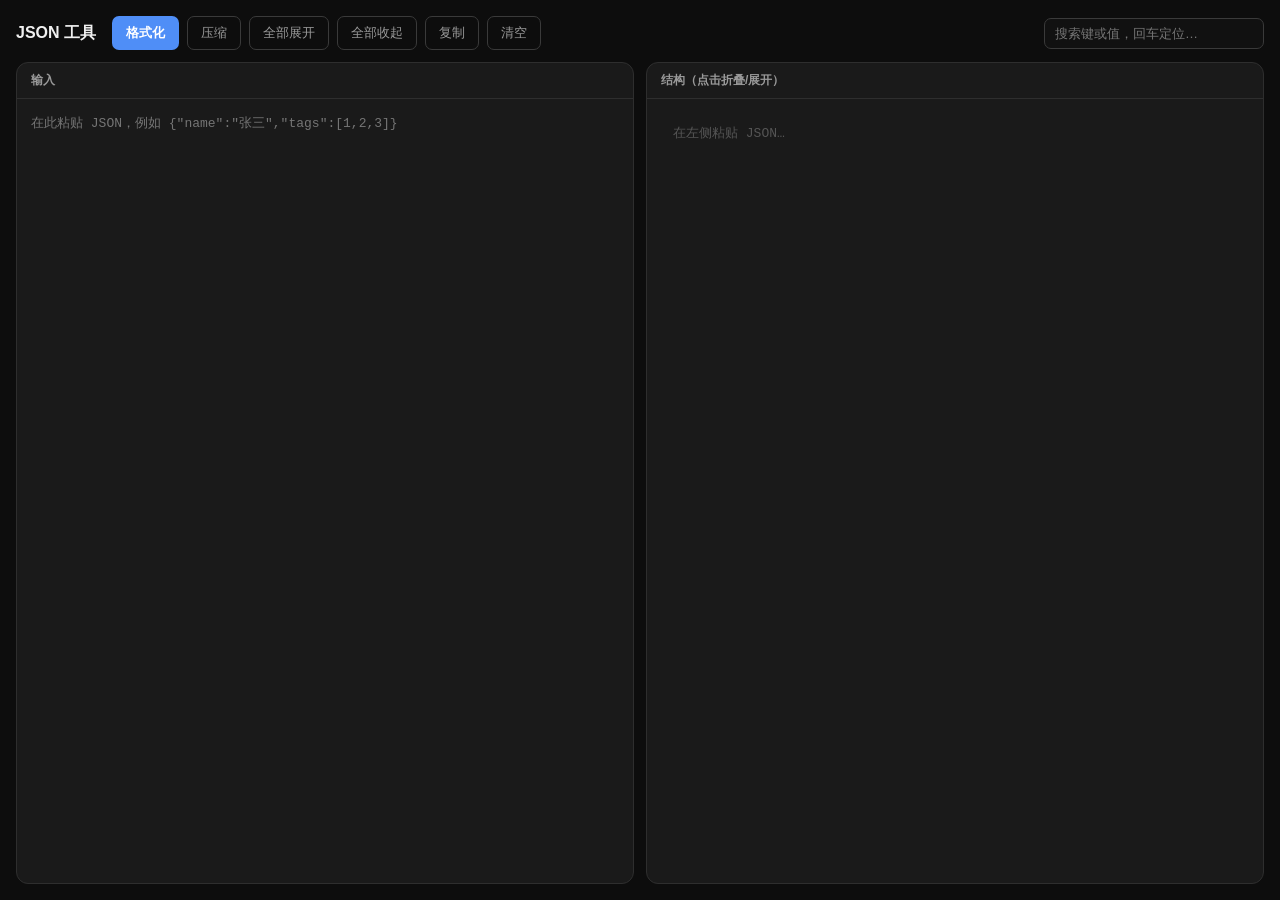
<file: json.html>
<!DOCTYPE html>
<html lang="zh-CN" data-theme="dark">
<head>
<meta charset="UTF-8" />
<meta name="viewport" content="width=device-width, initial-scale=1.0" />
<title>JSON 工具</title>
<style>
  *,*::before,*::after{box-sizing:border-box;margin:0;padding:0}
  :root[data-theme="dark"]{
    --bg:#0d0d0d;--bg-card:#1a1a1a;--bg-card2:#222;--bg-hover:#2a2a2a;--bg-input:#111;
    --border:#2e2e2e;--border2:#3a3a3a;--text:#f0f0f0;--text2:#999;--text3:#555;
    --accent:#4f8ef7;--accent2:#3d7ae0;--accent-bg:rgba(79,142,247,.15);
    --green:#4ade80;--yellow:#f59e0b;--purple:#a78bfa;--red:#f87171;--mark:#fde047;--mark-t:#111;
  }
  :root[data-theme="light"]{
    --bg:#f4f6f9;--bg-card:#fff;--bg-card2:#f0f2f5;--bg-hover:#eef1f5;--bg-input:#fff;
    --border:#e4e7ec;--border2:#d5d9df;--text:#1a1d21;--text2:#5c636e;--text3:#9aa1ab;
    --accent:#2f6bef;--accent2:#2457cc;--accent-bg:rgba(47,107,239,.1);
    --green:#16a34a;--yellow:#d97706;--purple:#7c3aed;--red:#dc2626;--mark:#ffe27a;--mark-t:#111;
  }
  html,body{height:100%}
  body{background:var(--bg);color:var(--text);font-family:-apple-system,BlinkMacSystemFont,"Segoe UI","PingFang SC","Microsoft YaHei",sans-serif;font-size:14px;line-height:1.6;transition:background .25s,color .25s}
  .wrap{height:100vh;display:flex;flex-direction:column;padding:16px;gap:12px}
  .bar{display:flex;align-items:center;gap:8px;flex-wrap:wrap}
  .bar h1{font-size:16px;font-weight:700;margin-right:8px}
  button{font-size:13px;font-family:inherit;border:none;cursor:pointer;border-radius:7px;padding:7px 13px;transition:.15s;background:transparent;color:var(--text2);border:1px solid var(--border2)}
  button:hover{background:var(--bg-hover);color:var(--text)}
  button.p{background:var(--accent);color:#fff;border-color:transparent;font-weight:600}
  button.p:hover{background:var(--accent2)}
  .search{margin-left:auto;display:flex;align-items:center;gap:6px}
  input[type=text]{font-family:inherit;font-size:13px;background:var(--bg-input);color:var(--text);border:1px solid var(--border2);border-radius:7px;padding:7px 10px;outline:none;width:220px}
  input:focus{border-color:var(--accent)}
  .cols{flex:1;display:grid;grid-template-columns:1fr 1fr;gap:12px;min-height:0}
  @media(max-width:760px){.cols{grid-template-columns:1fr}}
  .panel{background:var(--bg-card);border:1px solid var(--border);border-radius:12px;display:flex;flex-direction:column;min-height:0;overflow:hidden}
  .panel-h{padding:8px 14px;border-bottom:1px solid var(--border);font-size:12px;color:var(--text2);font-weight:600;display:flex;align-items:center;gap:8px}
  .panel-h .stat{margin-left:auto;color:var(--text3);font-weight:400}
  #jsonInput{flex:1;width:100%;resize:none;border:0;outline:none;background:transparent;color:var(--text);padding:14px;font-family:"SFMono-Regular",Consolas,"Liberation Mono",Menlo,monospace;font-size:13px;line-height:1.7}
  .tree{flex:1;overflow:auto;padding:12px 14px;font-family:"SFMono-Regular",Consolas,"Liberation Mono",Menlo,monospace;font-size:13px;line-height:1.75}
  .err{color:var(--red);font-weight:600}
  .ok{color:var(--green)}
  .empty{color:var(--text3);padding:12px}
  /* tree */
  .jnode>.jhead{cursor:pointer;user-select:none;white-space:nowrap}
  .jtoggle{display:inline-block;width:14px;color:var(--text3);transition:transform .12s}
  .jnode.collapsed>.jtoggle,.jnode.collapsed>.jhead .jtoggle{transform:rotate(-90deg)}
  .jchildren{padding-left:20px;border-left:1px dashed var(--border);margin-left:6px}
  .jnode.collapsed>.jchildren{display:none}
  .jnode.collapsed>.jfoot{display:none}
  .jellipsis{display:none;color:var(--text3)}
  .jnode.collapsed>.jhead .jellipsis{display:inline}
  .jnode.collapsed>.jhead .jcount{display:none}
  .jkey{color:var(--accent)}
  .jbrace,.jpunc{color:var(--text2)}
  .jcount{color:var(--text3);font-size:11px}
  .jval-string{color:var(--green)}
  .jval-number{color:var(--yellow)}
  .jval-boolean{color:var(--purple)}
  .jval-null{color:var(--text3)}
  mark{background:var(--mark);color:var(--mark-t);border-radius:2px;padding:0 1px}
</style>
</head>
<body>
<div class="wrap">
  <div class="bar">
    <h1>JSON 工具</h1>
    <button class="p" onclick="format()">格式化</button>
    <button onclick="minify()">压缩</button>
    <button onclick="expandAll(true)">全部展开</button>
    <button onclick="expandAll(false)">全部收起</button>
    <button onclick="copyOut()">复制</button>
    <button onclick="clearAll()">清空</button>
    <div class="search">
      <input id="search" type="text" placeholder="搜索键或值，回车定位…" />
    </div>
  </div>
  <div class="cols">
    <div class="panel">
      <div class="panel-h">输入 <span id="inStat" class="stat"></span></div>
      <textarea id="jsonInput" spellcheck="false" placeholder='在此粘贴 JSON，例如 {"name":"张三","tags":[1,2,3]}'></textarea>
    </div>
    <div class="panel">
      <div class="panel-h">结构（点击折叠/展开） <span id="outStat" class="stat"></span></div>
      <div id="tree" class="tree"><div class="empty">在左侧粘贴 JSON…</div></div>
    </div>
  </div>
</div>
<script>
const $=s=>document.getElementById(s);
const input=$('jsonInput'), tree=$('tree'), search=$('search');
const inStat=$('inStat'), outStat=$('outStat');
let currentData; let hasData=false;

function esc(s){return s.replace(/[&<>]/g,c=>({'&':'&amp;','<':'&lt;','>':'&gt;'}[c]));}
function el(t,c){const e=document.createElement(t);if(c)e.className=c;return e;}
function span(c,txt){const e=el('span',c);e.textContent=txt;return e;}

function build(){
  const txt=input.value;
  inStat.textContent = txt ? (txt.length+' 字符') : '';
  if(!txt.trim()){ tree.innerHTML='<div class="empty">在左侧粘贴 JSON…</div>'; outStat.textContent=''; hasData=false; return; }
  let data;
  try{ data=JSON.parse(txt); }
  catch(e){ tree.innerHTML='<div class="err">✗ 解析失败：'+esc(e.message)+'</div>'; outStat.textContent=''; hasData=false; return; }
  currentData=data; hasData=true;
  tree.innerHTML=''; tree.appendChild(renderValue(null,data));
  outStat.innerHTML='<span class="ok">✓ 合法 JSON</span>';
  applySearch();
}

function renderValue(key,value){
  const type = value===null?'null':Array.isArray(value)?'array':typeof value;
  if(type==='object'||type==='array'){
    const entries = type==='array'? value.map((v,i)=>[i,v]) : Object.entries(value);
    const open=type==='array'?'[':'{', close=type==='array'?']':'}';
    const node=el('div','jnode');
    const head=el('div','jhead');
    head.appendChild(span('jtoggle','▾'));
    if(key!==null){ const k=span('jkey',JSON.stringify(key)); k.dataset.raw=k.textContent; head.appendChild(k); head.appendChild(span('jpunc',': ')); }
    head.appendChild(span('jbrace',open));
    head.appendChild(span('jcount',' '+entries.length+' 项 '));
    head.appendChild(span('jellipsis',' … '+close));
    const children=el('div','jchildren');
    entries.forEach(([k,v])=>children.appendChild(renderValue(k,v)));
    const foot=el('div','jfoot'); foot.appendChild(span('jbrace',close));
    node.appendChild(head); node.appendChild(children); node.appendChild(foot);
    head.addEventListener('click',()=>node.classList.toggle('collapsed'));
    return node;
  }
  const row=el('div','jleaf');
  if(key!==null){ const k=span('jkey',JSON.stringify(key)); k.dataset.raw=k.textContent; row.appendChild(k); row.appendChild(span('jpunc',': ')); }
  const v=span('jval jval-'+type, type==='string'?JSON.stringify(value):String(value));
  v.dataset.raw=v.textContent;
  row.appendChild(v);
  return row;
}

function expandAll(open){ document.querySelectorAll('.jnode').forEach(n=>n.classList.toggle('collapsed',!open)); }

function applySearch(){
  const q=search.value.trim().toLowerCase();
  let first=null;
  document.querySelectorAll('.jkey,.jval').forEach(node=>{
    const raw=node.dataset.raw||node.textContent;
    if(!q){ node.innerHTML=esc(raw); return; }
    const i=raw.toLowerCase().indexOf(q);
    if(i>=0){
      node.innerHTML=esc(raw.slice(0,i))+'<mark>'+esc(raw.slice(i,i+q.length))+'</mark>'+esc(raw.slice(i+q.length));
      let p=node.parentElement;
      while(p){ if(p.classList&&p.classList.contains('jnode')) p.classList.remove('collapsed'); p=p.parentElement; }
      if(!first) first=node;
    } else { node.innerHTML=esc(raw); }
  });
  if(first) first.scrollIntoView({block:'center',behavior:'smooth'});
}

function format(){ if(!ensure())return; input.value=JSON.stringify(currentData,null,2); build(); }
function minify(){ if(!ensure())return; input.value=JSON.stringify(currentData); build(); }
function ensure(){ build(); return hasData; }
function copyOut(){ if(!hasData)return; navigator.clipboard.writeText(input.value); }
function clearAll(){ input.value=''; search.value=''; build(); }

input.addEventListener('input',build);
search.addEventListener('input',applySearch);
search.addEventListener('keydown',e=>{ if(e.key==='Enter') applySearch(); });
build();
</script>
<script>
window.addEventListener('message',function(e){if(e.data&&e.data.type==='yb-theme'){document.documentElement.setAttribute('data-theme',e.data.theme==='light'?'light':'dark');}});
</script>
</body>
</html>
</file>
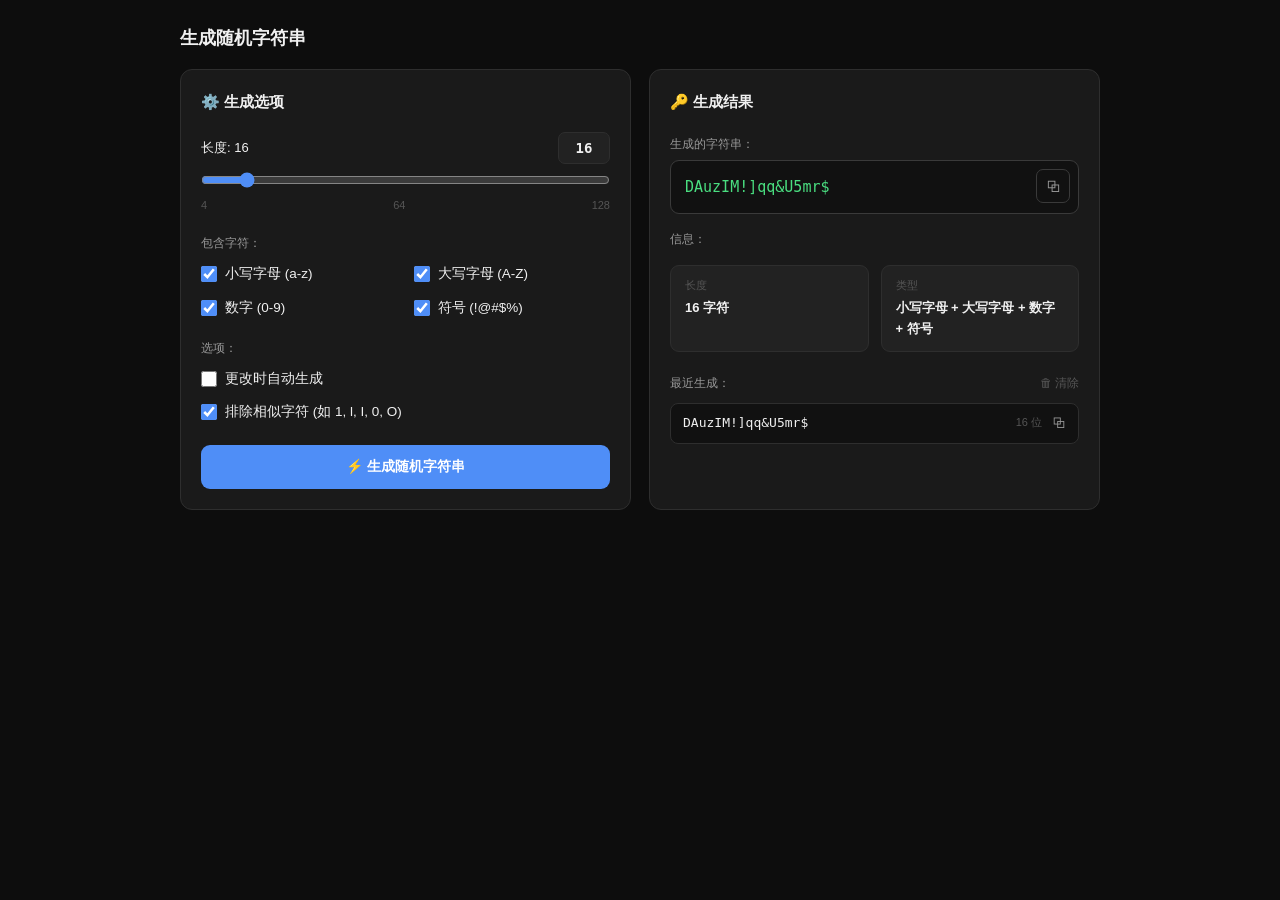
<file: random.html>
<!DOCTYPE html>
<html lang="zh-CN" data-theme="dark">
<head>
<meta charset="UTF-8" />
<meta name="viewport" content="width=device-width, initial-scale=1.0" />
<title>随机字符串生成</title>
<style>
  *,*::before,*::after{box-sizing:border-box;margin:0;padding:0}
  :root[data-theme="dark"]{
    --bg:#0d0d0d;--bg-card:#1a1a1a;--bg-card2:#222;--bg-hover:#2a2a2a;--bg-input:#111;
    --border:#2e2e2e;--border2:#3a3a3a;--text:#f0f0f0;--text2:#999;--text3:#555;
    --accent:#4f8ef7;--accent2:#3d7ae0;--accent-bg:rgba(79,142,247,.15);
    --green:#4ade80;--red:#f87171;
  }
  :root[data-theme="light"]{
    --bg:#f4f6f9;--bg-card:#fff;--bg-card2:#f0f2f5;--bg-hover:#eef1f5;--bg-input:#fff;
    --border:#e4e7ec;--border2:#d5d9df;--text:#1a1d21;--text2:#5c636e;--text3:#9aa1ab;
    --accent:#2f6bef;--accent2:#2457cc;--accent-bg:rgba(47,107,239,.1);
    --green:#16a34a;--red:#dc2626;
  }
  body{background:var(--bg);color:var(--text);font-family:-apple-system,BlinkMacSystemFont,"Segoe UI","PingFang SC","Microsoft YaHei",sans-serif;font-size:14px;line-height:1.6;transition:background .25s,color .25s}
  .wrap{max-width:960px;margin:0 auto;padding:24px 20px 60px}
  h1{font-size:18px;font-weight:700;margin-bottom:16px}
  .layout{display:grid;grid-template-columns:1fr 1fr;gap:18px}
  @media(max-width:760px){.layout{grid-template-columns:1fr}}
  .card{background:var(--bg-card);border:1px solid var(--border);border-radius:12px;padding:20px}
  .ctitle{font-size:15px;font-weight:700;margin-bottom:18px;display:flex;align-items:center;gap:8px}
  label{font-size:12px;color:var(--text2)}
  /* 长度 */
  .len-head{display:flex;align-items:center;justify-content:space-between;margin-bottom:8px}
  .len-head .lbl{font-size:13px;color:var(--text)}
  .len-val{font-family:Consolas,monospace;font-size:14px;font-weight:700;background:var(--bg-card2);border:1px solid var(--border);border-radius:7px;padding:4px 12px;min-width:52px;text-align:center}
  input[type=range]{width:100%;accent-color:var(--accent);cursor:pointer}
  .len-scale{display:flex;justify-content:space-between;font-size:11px;color:var(--text3);margin-top:2px}
  .sect-lbl{font-size:12px;color:var(--text2);margin:20px 0 10px}
  .opts{display:grid;grid-template-columns:1fr 1fr;gap:12px 16px}
  .chk{display:flex;align-items:center;gap:8px;font-size:13.5px;color:var(--text);cursor:pointer}
  .chk input{width:16px;height:16px;accent-color:var(--accent);cursor:pointer}
  .opts-col{display:flex;flex-direction:column;gap:12px}
  .gen-btn{margin-top:22px;width:100%;background:var(--accent);color:#fff;border:none;border-radius:9px;padding:13px;font-size:14px;font-weight:600;cursor:pointer;transition:.15s}
  .gen-btn:hover{background:var(--accent2)}
  /* 结果 */
  .result-box{position:relative;background:var(--bg-input);border:1px solid var(--border2);border-radius:9px;padding:14px 48px 14px 14px;font-family:"SFMono-Regular",Consolas,monospace;font-size:15px;word-break:break-all;min-height:52px;color:var(--green)}
  .copy-btn{position:absolute;top:8px;right:8px;background:transparent;border:1px solid var(--border2);color:var(--text2);border-radius:7px;width:34px;height:34px;cursor:pointer;font-size:15px;transition:.15s}
  .copy-btn:hover{background:var(--bg-hover);color:var(--text)}
  .info{display:grid;grid-template-columns:1fr 1fr;gap:12px;margin-top:16px}
  .info-cell{background:var(--bg-card2);border:1px solid var(--border);border-radius:9px;padding:11px 14px}
  .info-cell .k{font-size:11px;color:var(--text3);margin-bottom:3px}
  .info-cell .v{font-size:13px;font-weight:600}
  .recent-head{display:flex;align-items:center;justify-content:space-between;margin:22px 0 10px}
  .recent-head .lbl{font-size:12px;color:var(--text2)}
  .clear-btn{background:transparent;border:none;color:var(--text3);cursor:pointer;font-size:12px;display:flex;align-items:center;gap:4px}
  .clear-btn:hover{color:var(--red)}
  .recent-item{display:flex;align-items:center;gap:10px;background:var(--bg-input);border:1px solid var(--border);border-radius:8px;padding:9px 12px;margin-bottom:8px}
  .recent-item .rv{flex:1;font-family:"SFMono-Regular",Consolas,monospace;font-size:13px;word-break:break-all;color:var(--text)}
  .recent-item .rlen{font-size:11px;color:var(--text3);white-space:nowrap}
  .recent-item .ric{background:transparent;border:none;color:var(--text2);cursor:pointer;font-size:14px}
  .recent-item .ric:hover{color:var(--accent)}
  .empty{color:var(--text3);font-size:12.5px;padding:8px 0}
  .toast{position:fixed;left:50%;bottom:28px;transform:translateX(-50%) translateY(20px);background:var(--accent);color:#fff;padding:9px 18px;border-radius:9px;font-size:13px;font-weight:600;opacity:0;pointer-events:none;transition:.25s;z-index:50}
  .toast.show{opacity:1;transform:translateX(-50%) translateY(0)}
</style>
</head>
<body>
<div class="wrap">
  <h1>生成随机字符串</h1>
  <div class="layout">
    <!-- 左：生成选项 -->
    <div class="card">
      <div class="ctitle">⚙️ 生成选项</div>

      <div class="len-head">
        <span class="lbl">长度: <span id="lenLabel">16</span></span>
        <span class="len-val" id="lenVal">16</span>
      </div>
      <input id="len" type="range" min="4" max="128" value="16" />
      <div class="len-scale"><span>4</span><span>64</span><span>128</span></div>

      <div class="sect-lbl">包含字符：</div>
      <div class="opts">
        <label class="chk"><input id="lower" type="checkbox" checked /> 小写字母 (a-z)</label>
        <label class="chk"><input id="upper" type="checkbox" checked /> 大写字母 (A-Z)</label>
        <label class="chk"><input id="digit" type="checkbox" checked /> 数字 (0-9)</label>
        <label class="chk"><input id="symbol" type="checkbox" checked /> 符号 (!@#$%)</label>
      </div>

      <div class="sect-lbl">选项：</div>
      <div class="opts-col">
        <label class="chk"><input id="autoGen" type="checkbox" /> 更改时自动生成</label>
        <label class="chk"><input id="noSimilar" type="checkbox" checked /> 排除相似字符 (如 1, l, I, 0, O)</label>
      </div>

      <button class="gen-btn" onclick="generate()">⚡ 生成随机字符串</button>
    </div>

    <!-- 右：结果 -->
    <div class="card">
      <div class="ctitle">🔑 生成结果</div>

      <label>生成的字符串：</label>
      <div class="result-box" style="margin-top:6px">
        <span id="result">—</span>
        <button class="copy-btn" title="复制" onclick="copyResult()">⧉</button>
      </div>

      <div class="sect-lbl" style="margin-top:16px">信息：</div>
      <div class="info">
        <div class="info-cell"><div class="k">长度</div><div class="v" id="infoLen">—</div></div>
        <div class="info-cell"><div class="k">类型</div><div class="v" id="infoType">—</div></div>
      </div>

      <div class="recent-head">
        <span class="lbl">最近生成：</span>
        <button class="clear-btn" onclick="clearRecent()">🗑 清除</button>
      </div>
      <div id="recent"><div class="empty">暂无生成记录</div></div>
    </div>
  </div>
</div>
<div id="toast" class="toast"></div>

<script>
const $=s=>document.getElementById(s);
const SIMILAR='il1Lo0O';
const POOLS={
  lower:'abcdefghijklmnopqrstuvwxyz',
  upper:'ABCDEFGHIJKLMNOPQRSTUVWXYZ',
  digit:'0123456789',
  symbol:'!@#$%^&*()-_=+[]{}',
};
const TYPE_LABEL={lower:'小写字母',upper:'大写字母',digit:'数字',symbol:'符号'};

let recent=[];

/* 长度滑块 */
$('len').addEventListener('input',()=>{
  const v=$('len').value; $('lenVal').textContent=v; $('lenLabel').textContent=v;
  autoMaybe();
});
/* 选项改变 */
['lower','upper','digit','symbol','noSimilar'].forEach(id=>$(id).addEventListener('change',autoMaybe));
function autoMaybe(){ if($('autoGen').checked) generate(); }

/* 加密安全随机整数 [0,max) */
function randInt(max){
  const buf=new Uint32Array(1); const limit=Math.floor(4294967296/max)*max;
  let x; do{ crypto.getRandomValues(buf); x=buf[0]; }while(x>=limit);
  return x%max;
}
function pick(str){ return str[randInt(str.length)]; }
function shuffle(arr){
  for(let i=arr.length-1;i>0;i--){ const j=randInt(i+1); [arr[i],arr[j]]=[arr[j],arr[i]]; }
  return arr;
}

function selectedTypes(){
  return ['lower','upper','digit','symbol'].filter(id=>$(id).checked);
}

function generate(){
  const types=selectedTypes();
  if(!types.length){ toast('请至少选择一种字符类型'); return; }
  const noSim=$('noSimilar').checked;
  // 组装可用池
  const pools=types.map(t=>{
    let p=POOLS[t];
    if(noSim) p=[...p].filter(c=>!SIMILAR.includes(c)).join('');
    return {t,p};
  }).filter(x=>x.p.length);
  if(!pools.length){ toast('排除相似字符后无可用字符'); return; }

  const len=parseInt($('len').value,10);
  const all=pools.map(x=>x.p).join('');
  const chars=[];
  // 保证每种已选类型至少 1 个（长度足够时）
  pools.forEach(x=>{ if(chars.length<len) chars.push(pick(x.p)); });
  while(chars.length<len) chars.push(pick(all));
  const str=shuffle(chars).slice(0,len).join('');

  $('result').textContent=str;
  $('infoLen').textContent=len+' 字符';
  $('infoType').textContent=types.map(t=>TYPE_LABEL[t]).join(' + ');

  recent.unshift({str,len});
  if(recent.length>10) recent.pop();
  renderRecent();
}

function renderRecent(){
  const box=$('recent');
  if(!recent.length){ box.innerHTML='<div class="empty">暂无生成记录</div>'; return; }
  box.innerHTML=recent.map((r,i)=>
    `<div class="recent-item"><span class="rv">${escapeHtml(r.str)}</span><span class="rlen">${r.len} 位</span><button class="ric" title="复制" onclick="copyRecent(${i})">⧉</button></div>`
  ).join('');
}
function escapeHtml(s){ return s.replace(/&/g,'&amp;').replace(/</g,'&lt;').replace(/>/g,'&gt;'); }

function copyResult(){
  const v=$('result').textContent; if(!v||v==='—') return;
  navigator.clipboard.writeText(v); toast('已复制');
}
function copyRecent(i){ navigator.clipboard.writeText(recent[i].str); toast('已复制'); }
function clearRecent(){ recent=[]; renderRecent(); }

/* toast */
let toastTimer;
function toast(msg){
  const t=$('toast'); t.textContent=msg; t.classList.add('show');
  clearTimeout(toastTimer); toastTimer=setTimeout(()=>t.classList.remove('show'),1500);
}

generate();
</script>
<script>
window.addEventListener('message',function(e){if(e.data&&e.data.type==='yb-theme'){document.documentElement.setAttribute('data-theme',e.data.theme==='light'?'light':'dark');}});
</script>
</body>
</html>
</file>
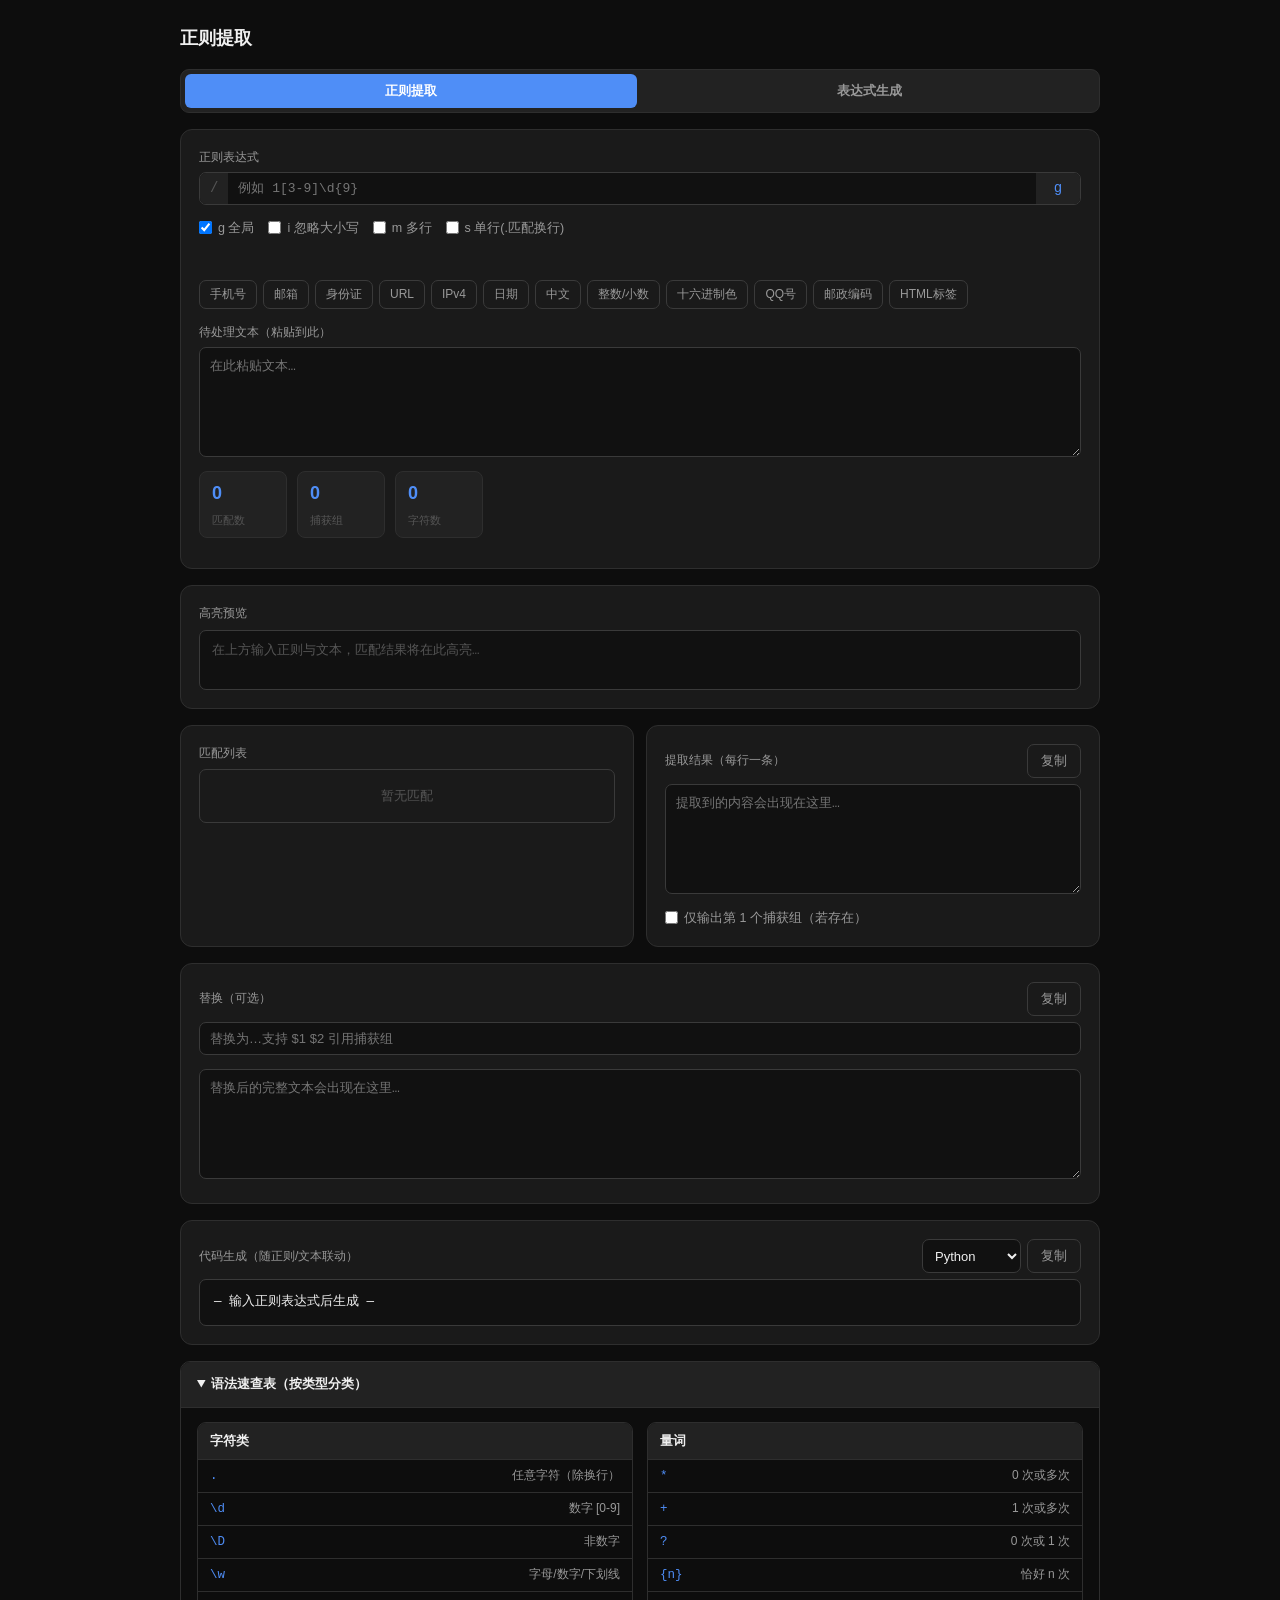
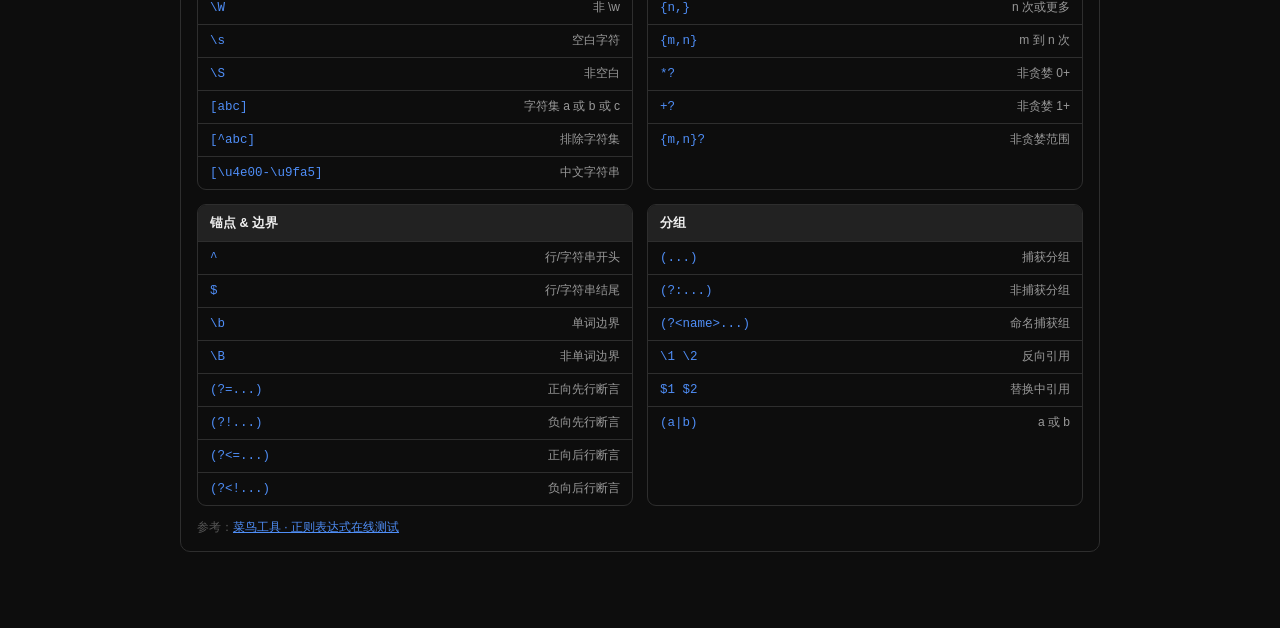
<file: regex.html>
<!DOCTYPE html>
<html lang="zh-CN" data-theme="dark">
<head>
<meta charset="UTF-8" />
<meta name="viewport" content="width=device-width, initial-scale=1.0" />
<title>正则提取</title>
<style>
  *,*::before,*::after{box-sizing:border-box;margin:0;padding:0}
  :root[data-theme="dark"]{
    --bg:#0d0d0d;--bg-card:#1a1a1a;--bg-card2:#222;--bg-hover:#2a2a2a;--bg-input:#111;
    --border:#2e2e2e;--border2:#3a3a3a;--text:#f0f0f0;--text2:#999;--text3:#555;
    --accent:#4f8ef7;--accent2:#3d7ae0;--accent-bg:rgba(79,142,247,.15);
    --green:#4ade80;--red:#f87171;--yellow:#f59e0b;--mark:rgba(245,158,11,.32);
  }
  :root[data-theme="light"]{
    --bg:#f4f6f9;--bg-card:#fff;--bg-card2:#f0f2f5;--bg-hover:#eef1f5;--bg-input:#fff;
    --border:#e4e7ec;--border2:#d5d9df;--text:#1a1d21;--text2:#5c636e;--text3:#9aa1ab;
    --accent:#2f6bef;--accent2:#2457cc;--accent-bg:rgba(47,107,239,.1);
    --green:#16a34a;--red:#dc2626;--yellow:#d97706;--mark:rgba(217,119,6,.28);
  }
  body{background:var(--bg);color:var(--text);font-family:-apple-system,BlinkMacSystemFont,"Segoe UI","PingFang SC","Microsoft YaHei",sans-serif;font-size:14px;line-height:1.6;transition:background .25s,color .25s}
  .wrap{max-width:960px;margin:0 auto;padding:24px 20px 60px}
  h1{font-size:18px;font-weight:700;margin-bottom:16px}
  .card{background:var(--bg-card);border:1px solid var(--border);border-radius:12px;padding:18px;margin-bottom:16px}
  button{font-size:13px;font-family:inherit;border:none;cursor:pointer;border-radius:7px;padding:7px 13px;transition:.15s;background:transparent;color:var(--text2);border:1px solid var(--border2)}
  button:hover{background:var(--bg-hover);color:var(--text)}
  button.p{background:var(--accent);color:#fff;border-color:transparent;font-weight:600}
  button.p:hover{background:var(--accent2)}
  .tabs{display:flex;gap:6px;background:var(--bg-card2);border:1px solid var(--border);border-radius:9px;padding:4px;margin-bottom:16px}
  .tab{flex:1;text-align:center;padding:8px;border-radius:6px;cursor:pointer;color:var(--text2);font-weight:600;font-size:13px;border:none;background:transparent}
  .tab.active{background:var(--accent);color:#fff}
  .pane{display:none}.pane.active{display:block}
  .fld{display:flex;flex-direction:column;gap:5px;margin-bottom:14px}
  label{font-size:12px;color:var(--text2)}
  input,select,textarea{font-family:inherit;font-size:13px;background:var(--bg-input);color:var(--text);border:1px solid var(--border2);border-radius:7px;padding:8px 10px;outline:none;width:100%}
  input:focus,select:focus,textarea:focus{border-color:var(--accent)}
  textarea{resize:vertical;min-height:110px;font-family:"SFMono-Regular",Consolas,monospace;line-height:1.7}
  .re-row{display:flex;align-items:stretch;gap:0;border:1px solid var(--border2);border-radius:7px;overflow:hidden;background:var(--bg-input)}
  .re-row.err{border-color:var(--red)}
  .re-slash{display:flex;align-items:center;padding:0 10px;color:var(--text3);font-family:Consolas,monospace;background:var(--bg-card2)}
  .re-row input{border:none;border-radius:0;background:transparent;font-family:"SFMono-Regular",Consolas,monospace}
  .re-flags{display:flex;align-items:center;padding:0 10px;font-family:Consolas,monospace;color:var(--accent);background:var(--bg-card2);white-space:nowrap;min-width:44px;justify-content:center}
  .flags{display:flex;gap:14px;flex-wrap:wrap;margin-top:8px}
  .chk{display:flex;align-items:center;gap:6px;font-size:12.5px;color:var(--text2);cursor:pointer}
  .chk input{width:auto}
  .msg{font-size:12px;margin-top:6px;min-height:18px}
  .msg.ok{color:var(--green)}.msg.err{color:var(--red)}
  .chips{display:flex;gap:6px;flex-wrap:wrap;margin-top:8px}
  .chips button{padding:5px 10px;font-size:12px}
  .stats{display:flex;gap:10px;flex-wrap:wrap;margin:6px 0 12px}
  .stat{background:var(--bg-card2);border:1px solid var(--border);border-radius:8px;padding:7px 12px;min-width:88px}
  .stat b{display:block;font-size:18px;font-weight:800;color:var(--accent)}
  .stat span{font-size:11px;color:var(--text3)}
  .hl{background:var(--bg-input);border:1px solid var(--border2);border-radius:7px;padding:10px 12px;min-height:60px;max-height:240px;overflow:auto;font-family:"SFMono-Regular",Consolas,monospace;font-size:13px;white-space:pre-wrap;word-break:break-all}
  .hl mark{background:var(--mark);color:inherit;border-radius:3px;padding:0 1px}
  .list{border:1px solid var(--border2);border-radius:7px;max-height:260px;overflow:auto;margin-top:4px}
  .list-item{padding:7px 12px;border-bottom:1px solid var(--border);font-family:"SFMono-Regular",Consolas,monospace;font-size:12.5px;display:flex;gap:10px;align-items:baseline}
  .list-item:last-child{border-bottom:none}
  .list-item .idx{color:var(--text3);flex-shrink:0;min-width:34px}
  .list-item .val{color:var(--green);word-break:break-all}
  .list-item .grp{color:var(--text2);font-size:11.5px}
  .empty{padding:16px;color:var(--text3);text-align:center;font-size:12.5px}
  .bar{display:flex;justify-content:space-between;align-items:center;gap:8px;margin-bottom:6px}
  .bar .lbl{font-size:12px;color:var(--text2)}
  .two{display:grid;grid-template-columns:1fr 1fr;gap:12px}
  @media(max-width:680px){.two{grid-template-columns:1fr}}
  .sub{font-size:12px;color:var(--text3);margin-top:4px}
  .sub a{color:var(--accent)}
  /* 分类速查表 */
  .cheat-cats{display:grid;grid-template-columns:1fr 1fr;gap:14px}
  @media(max-width:680px){.cheat-cats{grid-template-columns:1fr}}
  .cheat-cat{border:1px solid var(--border);border-radius:9px;overflow:hidden}
  .cheat-h{background:var(--bg-card2);padding:8px 12px;font-weight:700;font-size:12.5px;color:var(--text)}
  .cheat-row{display:flex;align-items:center;justify-content:space-between;gap:10px;padding:6px 12px;border-top:1px solid var(--border)}
  .cheat-row code{font-family:Consolas,monospace;font-size:12.5px;color:var(--accent);white-space:nowrap}
  .cheat-row span{font-size:12px;color:var(--text2);text-align:right}
  /* 代码块 */
  .code{background:var(--bg-input);border:1px solid var(--border2);border-radius:7px;padding:12px 14px;font-family:"SFMono-Regular",Consolas,monospace;font-size:12.5px;line-height:1.65;white-space:pre;overflow:auto;color:var(--text);max-height:340px;margin:0}
  details{border:1px solid var(--border);border-radius:10px;padding:0;margin-bottom:16px;overflow:hidden}
  summary{padding:12px 16px;cursor:pointer;font-weight:600;font-size:13px;background:var(--bg-card2);user-select:none}
  details[open] summary{border-bottom:1px solid var(--border)}
  .details-body{padding:14px 16px}
</style>
</head>
<body>
<div class="wrap">
  <h1>正则提取</h1>

  <div class="tabs">
    <button class="tab active" data-p="extract" onclick="switchTab('extract')">正则提取</button>
    <button class="tab" data-p="build" onclick="switchTab('build')">表达式生成</button>
  </div>

  <!-- ===== 正则提取 ===== -->
  <div id="extract" class="pane active">
    <div class="card">
      <div class="fld">
        <label>正则表达式</label>
        <div class="re-row" id="reRow">
          <span class="re-slash">/</span>
          <input id="pattern" type="text" spellcheck="false" placeholder="例如 1[3-9]\d{9}" />
          <span class="re-flags" id="flagsDisp">g</span>
        </div>
        <div class="flags">
          <label class="chk"><input id="fg" type="checkbox" checked /> g 全局</label>
          <label class="chk"><input id="fi" type="checkbox" /> i 忽略大小写</label>
          <label class="chk"><input id="fm" type="checkbox" /> m 多行</label>
          <label class="chk"><input id="fs" type="checkbox" /> s 单行(.匹配换行)</label>
        </div>
        <div id="reMsg" class="msg"></div>
        <div class="chips" id="presetChips"></div>
      </div>

      <div class="fld">
        <label>待处理文本（粘贴到此）</label>
        <textarea id="text" spellcheck="false" placeholder="在此粘贴文本…"></textarea>
      </div>

      <div class="stats">
        <div class="stat"><b id="stMatch">0</b><span>匹配数</span></div>
        <div class="stat"><b id="stGroup">0</b><span>捕获组</span></div>
        <div class="stat"><b id="stChar">0</b><span>字符数</span></div>
      </div>
    </div>

    <div class="card">
      <div class="bar"><span class="lbl">高亮预览</span></div>
      <div id="hl" class="hl"><span class="empty" style="padding:0">在上方输入正则与文本，匹配结果将在此高亮…</span></div>
    </div>

    <div class="two">
      <div class="card">
        <div class="bar"><span class="lbl">匹配列表</span></div>
        <div id="list" class="list"><div class="empty">暂无匹配</div></div>
      </div>
      <div class="card">
        <div class="bar"><span class="lbl">提取结果（每行一条）</span><button onclick="copyArea('extractOut')">复制</button></div>
        <textarea id="extractOut" spellcheck="false" readonly placeholder="提取到的内容会出现在这里…"></textarea>
        <label class="chk" style="margin-top:8px"><input id="useGroup" type="checkbox" /> 仅输出第 1 个捕获组（若存在）</label>
      </div>
    </div>

    <div class="card">
      <div class="bar"><span class="lbl">替换（可选）</span><button onclick="copyArea('replaceOut')">复制</button></div>
      <div class="fld"><input id="replaceWith" type="text" spellcheck="false" placeholder="替换为…支持 $1 $2 引用捕获组" /></div>
      <textarea id="replaceOut" spellcheck="false" readonly placeholder="替换后的完整文本会出现在这里…"></textarea>
    </div>

    <div class="card">
      <div class="bar">
        <span class="lbl">代码生成（随正则/文本联动）</span>
        <span style="display:flex;gap:6px">
          <select id="codeLang" style="width:auto;padding:5px 8px">
            <option value="python">Python</option>
            <option value="js">JavaScript</option>
          </select>
          <button onclick="copyText2('codeOut')">复制</button>
        </span>
      </div>
      <pre id="codeOut" class="code">— 输入正则表达式后生成 —</pre>
    </div>
  </div>

  <!-- ===== 表达式生成 ===== -->
  <div id="build" class="pane">
    <div class="card">
      <div class="fld">
        <label>完整字符串（原文示例，可多行；每行一个样本）</label>
        <textarea id="genSource" spellcheck="false" placeholder="例如：&#10;订单号 ABC-2024-001 已发货&#10;订单号 XYZ-2023-088 待付款"></textarea>
      </div>
      <div class="fld">
        <label>需要提取的内容（必须出现在上面的字符串中）</label>
        <input id="genTarget" type="text" spellcheck="false" placeholder="例如 ABC-2024-001" />
        <div class="sub">思路：在完整字符串中定位「需要提取的内容」，据此生成能提取它的正则。</div>
      </div>
      <div class="two">
        <div class="fld">
          <label>内容生成方式</label>
          <select id="genMode">
            <option value="smart">智能泛化（数字→\d+、字母→[A-Za-z]+ 等）</option>
            <option value="literal">字面精确（转义特殊字符，原样匹配）</option>
          </select>
        </div>
        <div class="fld">
          <label>上下文定位</label>
          <select id="genCtx">
            <option value="0">不使用上下文（仅匹配内容本身）</option>
            <option value="1">前后各 1 个字符定位</option>
            <option value="2">前后各 2 个字符定位</option>
            <option value="3" selected>前后各 3 个字符定位</option>
            <option value="all">整行前后全部作为定位</option>
          </select>
        </div>
      </div>
      <div class="fld">
        <div class="flags">
          <label class="chk"><input id="genExact" type="checkbox" /> 数字/字母按精确长度 {n}</label>
          <label class="chk"><input id="genAnchor" type="checkbox" /> 锚定首尾 ^…$（仅无上下文时建议）</label>
        </div>
      </div>
      <button class="p" style="width:auto" onclick="buildExpr()">生成表达式</button>
    </div>

    <div class="card">
      <div class="bar"><span class="lbl">生成结果</span><button onclick="copyText('genOut')">复制</button></div>
      <div class="re-row"><span class="re-slash">/</span><input id="genOut" type="text" spellcheck="false" readonly /><span class="re-flags">g</span></div>
      <div id="genMsg" class="msg"></div>
      <div class="bar" style="margin-top:12px"><span class="lbl">提取预览（应用到完整字符串）</span></div>
      <textarea id="genPreview" spellcheck="false" readonly placeholder="生成后，这里显示从完整字符串中提取到的内容…"></textarea>
      <button style="margin-top:10px" onclick="useGenerated()">↖ 用到「正则提取」中测试</button>
    </div>
  </div>

  <details open>
    <summary>语法速查表（按类型分类）</summary>
    <div class="details-body">
      <div class="cheat-cats">
        <div class="cheat-cat">
          <div class="cheat-h">字符类</div>
          <div class="cheat-row"><code>.</code><span>任意字符（除换行）</span></div>
          <div class="cheat-row"><code>\d</code><span>数字 [0-9]</span></div>
          <div class="cheat-row"><code>\D</code><span>非数字</span></div>
          <div class="cheat-row"><code>\w</code><span>字母/数字/下划线</span></div>
          <div class="cheat-row"><code>\W</code><span>非 \w</span></div>
          <div class="cheat-row"><code>\s</code><span>空白字符</span></div>
          <div class="cheat-row"><code>\S</code><span>非空白</span></div>
          <div class="cheat-row"><code>[abc]</code><span>字符集 a 或 b 或 c</span></div>
          <div class="cheat-row"><code>[^abc]</code><span>排除字符集</span></div>
          <div class="cheat-row"><code>[\u4e00-\u9fa5]</code><span>中文字符串</span></div>
        </div>
        <div class="cheat-cat">
          <div class="cheat-h">量词</div>
          <div class="cheat-row"><code>*</code><span>0 次或多次</span></div>
          <div class="cheat-row"><code>+</code><span>1 次或多次</span></div>
          <div class="cheat-row"><code>?</code><span>0 次或 1 次</span></div>
          <div class="cheat-row"><code>{n}</code><span>恰好 n 次</span></div>
          <div class="cheat-row"><code>{n,}</code><span>n 次或更多</span></div>
          <div class="cheat-row"><code>{m,n}</code><span>m 到 n 次</span></div>
          <div class="cheat-row"><code>*?</code><span>非贪婪 0+</span></div>
          <div class="cheat-row"><code>+?</code><span>非贪婪 1+</span></div>
          <div class="cheat-row"><code>{m,n}?</code><span>非贪婪范围</span></div>
        </div>
        <div class="cheat-cat">
          <div class="cheat-h">锚点 & 边界</div>
          <div class="cheat-row"><code>^</code><span>行/字符串开头</span></div>
          <div class="cheat-row"><code>$</code><span>行/字符串结尾</span></div>
          <div class="cheat-row"><code>\b</code><span>单词边界</span></div>
          <div class="cheat-row"><code>\B</code><span>非单词边界</span></div>
          <div class="cheat-row"><code>(?=...)</code><span>正向先行断言</span></div>
          <div class="cheat-row"><code>(?!...)</code><span>负向先行断言</span></div>
          <div class="cheat-row"><code>(?&lt;=...)</code><span>正向后行断言</span></div>
          <div class="cheat-row"><code>(?&lt;!...)</code><span>负向后行断言</span></div>
        </div>
        <div class="cheat-cat">
          <div class="cheat-h">分组</div>
          <div class="cheat-row"><code>(...)</code><span>捕获分组</span></div>
          <div class="cheat-row"><code>(?:...)</code><span>非捕获分组</span></div>
          <div class="cheat-row"><code>(?&lt;name&gt;...)</code><span>命名捕获组</span></div>
          <div class="cheat-row"><code>\1 \2</code><span>反向引用</span></div>
          <div class="cheat-row"><code>$1 $2</code><span>替换中引用</span></div>
          <div class="cheat-row"><code>(a|b)</code><span>a 或 b</span></div>
        </div>
      </div>
      <div class="sub" style="margin-top:12px">参考：<a href="https://www.jyshare.com/front-end/854/" target="_blank" rel="noopener">菜鸟工具 · 正则表达式在线测试</a></div>
    </div>
  </details>
</div>

<script>
const $=s=>document.getElementById(s);

/* 常用表达式库：[名称, 表达式, 示例文本] —— 点击同时填充表达式与待处理文本 */
const PRESETS=[
  ['手机号', '1[3-9]\\d{9}', '13800138000 10086 19912345678\n座机 010-88886666\n联系 13500001111'],
  ['邮箱', '[\\w.+-]+@[\\w-]+(?:\\.[\\w-]+)+', 'admin@example.com 无效地址@ test.user@mail.co.uk\n客服：service@qq.com'],
  ['身份证', '\\d{17}[\\dXx]|\\d{15}', '110101199003078515\n320311770706001\n44030019991201123X'],
  ['URL', 'https?:\\/\\/[^\\s"\'<>]+', '访问 https://www.example.com/page?id=1 或 http://test.cn 了解详情'],
  ['IPv4', '\\b(?:\\d{1,3}\\.){3}\\d{1,3}\\b', '服务器 192.168.1.1 网关 10.0.0.254\nDNS 8.8.8.8 与 114.114.114.114'],
  ['日期', '\\d{4}-\\d{1,2}-\\d{1,2}', '开始 2024-01-05 结束 2024/12/31\n备注 2023-9-1 生效'],
  ['中文', '[\\u4e00-\\u9fa5]+', 'Hello 你好世界 abc 正则表达式 123 提取工具'],
  ['整数/小数', '-?\\d+(?:\\.\\d+)?', '价格 12.5 数量 -3 总计 100 折扣 0.85'],
  ['十六进制色', '#[0-9a-fA-F]{6}', '主色 #4f8ef7 背景 #1a1a1a 强调色 #FF5733'],
  ['QQ号', '[1-9]\\d{4,}', 'QQ：12345 联系 987654321 群号 88888888'],
  ['邮政编码', '[1-9]\\d{5}', '北京 100000 上海 200000 广州 510000'],
  ['HTML标签', '<[^>]+>', '<div class="box"><p>文本内容</p></div><br/>'],
];
(function(){
  const box=$('presetChips');
  PRESETS.forEach(([name,expr,sample])=>{
    const b=document.createElement('button');
    b.textContent=name; b.title=expr;
    b.onclick=()=>{ $('pattern').value=expr; if(sample) $('text').value=sample; run(); };
    box.appendChild(b);
  });
})();

/* 收集 flags */
function flags(){
  return ($('fg').checked?'g':'')+($('fi').checked?'i':'')+($('fm').checked?'m':'')+($('fs').checked?'s':'');
}
function buildRegex(){
  const src=$('pattern').value;
  const f=flags();
  $('flagsDisp').textContent=f||' ';
  if(!src){ $('reRow').classList.remove('err'); $('reMsg').textContent=''; $('reMsg').className='msg'; return null; }
  try{
    const re=new RegExp(src,f);
    $('reRow').classList.remove('err');
    $('reMsg').textContent='✓ 表达式有效'; $('reMsg').className='msg ok';
    return re;
  }catch(err){
    $('reRow').classList.add('err');
    $('reMsg').textContent='✗ '+err.message; $('reMsg').className='msg err';
    return false; // 无效
  }
}

function esc(s){ return s.replace(/&/g,'&amp;').replace(/</g,'&lt;').replace(/>/g,'&gt;'); }

/* 收集所有匹配 */
function allMatches(re, text){
  const res=[];
  const g=re.global;
  const rx = g ? re : new RegExp(re.source, re.flags+'g'); // 内部统一按 g 遍历
  let m, guard=0;
  rx.lastIndex=0;
  while((m=rx.exec(text))!==null){
    res.push({index:m.index, match:m[0], groups:m.slice(1)});
    if(m.index===rx.lastIndex) rx.lastIndex++;
    if(!g) break;              // 用户未开 g：只取第一个
    if(++guard>20000) break;   // 防护
  }
  return res;
}

function highlight(text, matches){
  if(!matches.length) return '<span class="empty" style="padding:0">无匹配结果</span>';
  let html='', last=0;
  matches.forEach(mt=>{
    if(mt.index<last) return;
    html+=esc(text.slice(last,mt.index));
    html+='<mark>'+esc(mt.match||'')+'</mark>';
    last=mt.index+(mt.match?mt.match.length:0);
  });
  html+=esc(text.slice(last));
  return html;
}

function run(){
  const re=buildRegex();
  const text=$('text').value;
  $('stChar').textContent=text.length;
  // 表达式为空或无效
  if(re===null || re===false){
    $('hl').innerHTML='<span class="empty" style="padding:0">'+(re===false?'请修正正则表达式':'在上方输入正则与文本，匹配结果将在此高亮…')+'</span>';
    $('list').innerHTML='<div class="empty">暂无匹配</div>';
    $('extractOut').value=''; $('replaceOut').value='';
    $('stMatch').textContent='0'; $('stGroup').textContent='0';
    return;
  }
  const matches = text ? allMatches(re, text) : [];
  // 统计
  $('stMatch').textContent=matches.length;
  $('stGroup').textContent=matches.length?matches[0].groups.length:0;
  // 高亮
  $('hl').innerHTML=highlight(text, matches);
  // 列表
  if(matches.length){
    $('list').innerHTML=matches.map((mt,i)=>{
      const g=mt.groups.filter(x=>x!==undefined).length
        ? ' <span class="grp">组: '+mt.groups.map((x,j)=>'$'+(j+1)+'='+(x===undefined?'∅':x)).join('  ')+'</span>' : '';
      return `<div class="list-item"><span class="idx">${i+1}</span><span class="val">${esc(mt.match)}</span>${g}</div>`;
    }).join('');
  }else{
    $('list').innerHTML='<div class="empty">暂无匹配</div>';
  }
  // 提取结果
  const useG=$('useGroup').checked;
  $('extractOut').value=matches.map(mt=> (useG && mt.groups[0]!==undefined) ? mt.groups[0] : mt.match).join('\n');
  // 替换
  try{
    const rep=$('replaceWith').value;
    $('replaceOut').value = text.replace(re, rep);
  }catch(e){ $('replaceOut').value=''; }
  // 代码生成（联动）
  generateCode();
}

['pattern','text','replaceWith'].forEach(id=>$(id).addEventListener('input',run));
['fg','fi','fm','fs','useGroup','codeLang'].forEach(id=>$(id).addEventListener('change',run));

/* ===== 代码生成（联动当前正则/文本/替换） ===== */
function pyStr(s){ return "'"+String(s).replace(/\\/g,'\\\\').replace(/'/g,"\\'").replace(/\r/g,'').replace(/\n/g,'\\n')+"'"; }
function jsStr(s){ return "'"+String(s).replace(/\\/g,'\\\\').replace(/'/g,"\\'").replace(/\r/g,'').replace(/\n/g,'\\n')+"'"; }
function generateCode(){
  const pat=$('pattern').value;
  const box=$('codeOut');
  if(!pat){ box.textContent='— 输入正则表达式后生成 —'; return; }
  const text=$('text').value, rep=$('replaceWith').value;
  const lang=$('codeLang').value;
  if(lang==='python'){
    // Python 修饰符（g 由 findall 全量匹配代替）
    const fl=[]; if($('fi').checked)fl.push('re.I'); if($('fm').checked)fl.push('re.M'); if($('fs').checked)fl.push('re.S');
    const flagArg = fl.length ? ', '+fl.join(' | ') : '';
    // 原始字符串引号选择：避免与内容冲突
    const q = pat.includes("'") && !pat.includes('"') ? '"' : "'";
    box.textContent =
`import re

pattern = re.compile(r${q}${pat}${q}${flagArg})
str_text = ${pyStr(text)}

# 搜索第一个匹配
match = pattern.search(str_text)
print(match)

# 获取所有匹配
all_matches = pattern.findall(str_text)
print(all_matches)

# 替换
result = pattern.sub(${pyStr(rep)}, str_text)
print(result)`;
  }else{
    const fl=flags();
    // 反斜杠在 JS 正则字面量里保持原样，但需转义正斜杠已由用户输入决定
    box.textContent =
`const pattern = /${pat}/${fl};
const strText = ${jsStr(text)};

// 获取所有匹配
const allMatches = strText.match(pattern);
console.log(allMatches);

// 逐个遍历（含捕获组）
for (const m of strText.matchAll(${fl.includes('g')?'pattern':'new RegExp(pattern.source, pattern.flags + "g")'})) {
  console.log(m[0], m.slice(1));
}

// 替换
const result = strText.replace(pattern, ${jsStr(rep)});
console.log(result);`;
  }
}
function copyText2(id){ navigator.clipboard.writeText($(id).textContent); }

/* ===== 表达式生成 ===== */
function escapeLit(s){ return s.replace(/[.*+?^${}()|[\]\\]/g,'\\$&'); }
function classify(ch){
  if(/[0-9]/.test(ch)) return 'd';
  if(/[a-zA-Z]/.test(ch)) return 'a';
  if(/[\u4e00-\u9fa5]/.test(ch)) return 'c';
  if(/\s/.test(ch)) return 's';
  return 'o';
}
function generalizeLine(line, exact){
  let out='', i=0;
  while(i<line.length){
    const cat=classify(line[i]);
    let j=i; while(j<line.length && classify(line[j])===cat) j++;
    const len=j-i, seg=line.slice(i,j);
    if(cat==='o'){ out+=escapeLit(seg); }
    else{
      const base = cat==='d'?'\\d' : cat==='a'?'[A-Za-z]' : cat==='c'?'[\\u4e00-\\u9fa5]' : '\\s';
      out += base + (exact ? `{${len}}` : '+');
    }
    i=j;
  }
  return out;
}
let genUsesGroup=false; // 生成结果是否使用捕获组（用于提取第 1 组）
function buildExpr(){
  const source=$('genSource').value;
  const target=$('genTarget').value;
  const msg=$('genMsg');
  const reset=()=>{ $('genOut').value=''; $('genPreview').value=''; };
  if(!target){ reset(); msg.textContent='请先输入「需要提取的内容」'; msg.className='msg err'; return; }
  const mode=$('genMode').value, exact=$('genExact').checked, anchor=$('genAnchor').checked, ctx=$('genCtx').value;
  const useCtx = ctx!=='0';
  const tp = mode==='literal' ? escapeLit(target) : generalizeLine(target, exact);
  const grouped = useCtx ? '('+tp+')' : tp;   // 有上下文时把内容放入捕获组便于提取
  genUsesGroup = useCtx;

  const lines=source.split(/\r?\n/).filter(l=>l.trim());
  const parts=new Set();
  if(!useCtx || !lines.length){
    // 无上下文，或未提供完整字符串：仅生成内容表达式
    parts.add(grouped);
    if(useCtx && !lines.length){ /* 有上下文但没原文，退化为仅内容 */ }
  }else{
    lines.forEach(line=>{
      const idx=line.indexOf(target);
      if(idx<0) return;
      let before=line.slice(0,idx), after=line.slice(idx+target.length);
      if(ctx!=='all'){ const n=parseInt(ctx,10); before=before.slice(-n); after=after.slice(0,n); }
      parts.add(escapeLit(before)+grouped+escapeLit(after));
    });
    if(!parts.size){ reset(); msg.textContent='✗ 在「完整字符串」中未找到「需要提取的内容」，请检查是否一致'; msg.className='msg err'; return; }
  }
  const arr=[...parts];
  let expr = arr.length>1 ? '(?:'+arr.join('|')+')' : arr[0];
  if(anchor && !useCtx) expr='^'+expr+'$';
  $('genOut').value=expr;

  // 校验 + 提取预览
  try{
    const re=new RegExp(expr,'g');
    msg.textContent = useCtx ? '✓ 表达式有效（内容位于第 1 个捕获组）' : '✓ 表达式有效';
    msg.className='msg ok';
    if(lines.length){
      const out=[]; const testText=source;
      let m,guard=0; re.lastIndex=0;
      while((m=re.exec(testText))!==null){
        out.push(useCtx && m[1]!==undefined ? m[1] : m[0]);
        if(m.index===re.lastIndex) re.lastIndex++;
        if(++guard>20000) break;
      }
      $('genPreview').value = out.length ? out.join('\n') : '（未从完整字符串中提取到内容，可调整选项）';
      if(!out.length){ msg.className='msg err'; }
    }else{
      $('genPreview').value='（未提供完整字符串，无法预览提取效果）';
    }
  }catch(e){ msg.textContent='✗ '+e.message; msg.className='msg err'; $('genPreview').value=''; }
}
function useGenerated(){
  const expr=$('genOut').value; if(!expr) return;
  $('pattern').value=expr; $('fg').checked=true;
  $('useGroup').checked=genUsesGroup;           // 若含定位捕获组，自动切到「仅输出第 1 组」
  if($('genSource').value.trim()) $('text').value=$('genSource').value; // 顺带带入原文便于测试
  switchTab('extract'); run();
}

/* ===== 通用 ===== */
function copyArea(id){ const e=$(id); e.select&&e.select(); navigator.clipboard.writeText(e.value); }
function copyText(id){ navigator.clipboard.writeText($(id).value); }
function switchTab(p){
  document.querySelectorAll('.tab').forEach(t=>t.classList.toggle('active',t.dataset.p===p));
  document.querySelectorAll('.pane').forEach(n=>n.classList.toggle('active',n.id===p));
}

run();
</script>
<script>
window.addEventListener('message',function(e){if(e.data&&e.data.type==='yb-theme'){document.documentElement.setAttribute('data-theme',e.data.theme==='light'?'light':'dark');}});
</script>
</body>
</html>
</file>
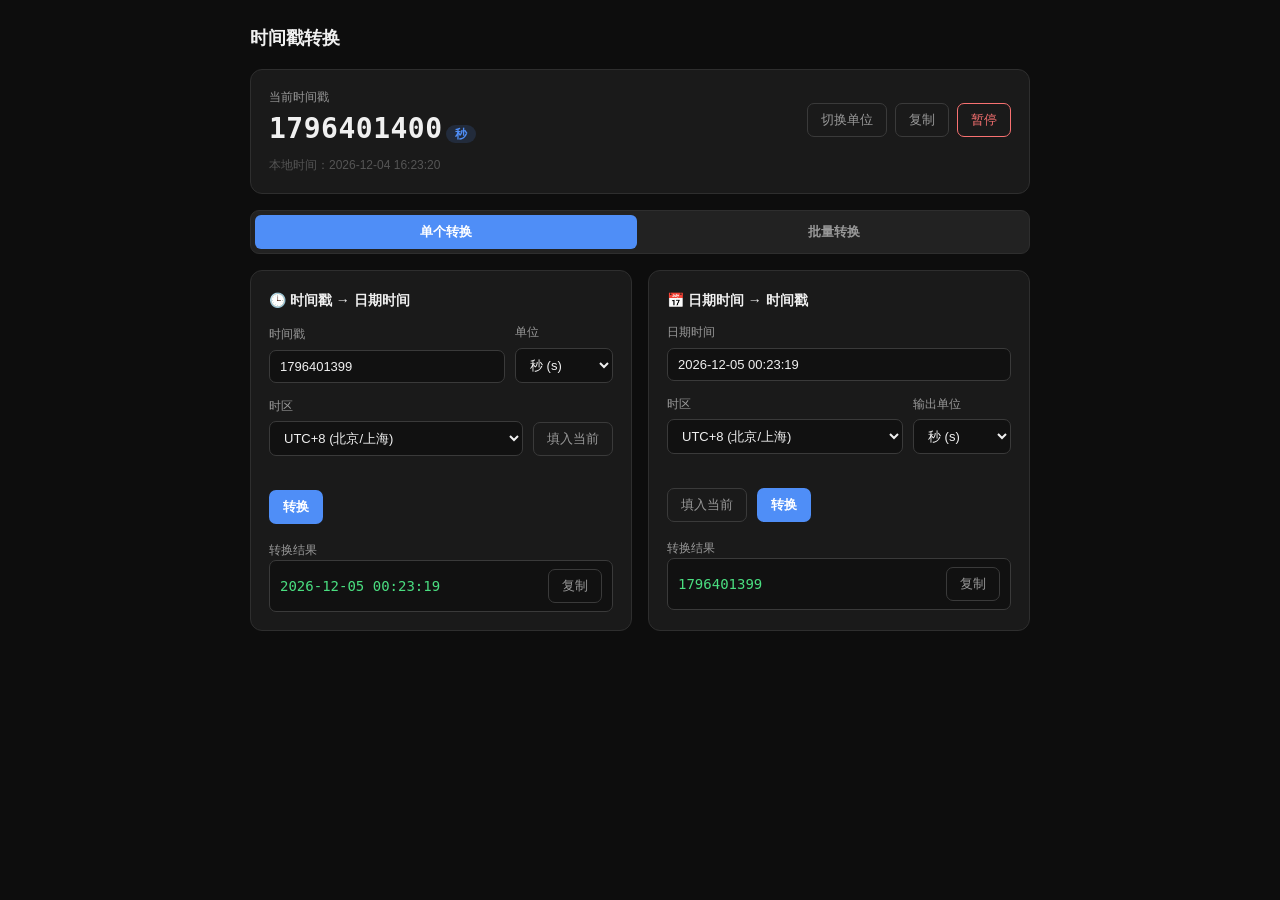
<file: timestamp.html>
<!DOCTYPE html>
<html lang="zh-CN" data-theme="dark">
<head>
<meta charset="UTF-8" />
<meta name="viewport" content="width=device-width, initial-scale=1.0" />
<title>时间戳转换</title>
<style>
  *,*::before,*::after{box-sizing:border-box;margin:0;padding:0}
  :root[data-theme="dark"]{
    --bg:#0d0d0d;--bg-card:#1a1a1a;--bg-card2:#222;--bg-hover:#2a2a2a;--bg-input:#111;
    --border:#2e2e2e;--border2:#3a3a3a;--text:#f0f0f0;--text2:#999;--text3:#555;
    --accent:#4f8ef7;--accent2:#3d7ae0;--accent-bg:rgba(79,142,247,.15);
    --green:#4ade80;--red:#f87171;
  }
  :root[data-theme="light"]{
    --bg:#f4f6f9;--bg-card:#fff;--bg-card2:#f0f2f5;--bg-hover:#eef1f5;--bg-input:#fff;
    --border:#e4e7ec;--border2:#d5d9df;--text:#1a1d21;--text2:#5c636e;--text3:#9aa1ab;
    --accent:#2f6bef;--accent2:#2457cc;--accent-bg:rgba(47,107,239,.1);
    --green:#16a34a;--red:#dc2626;
  }
  body{background:var(--bg);color:var(--text);font-family:-apple-system,BlinkMacSystemFont,"Segoe UI","PingFang SC","Microsoft YaHei",sans-serif;font-size:14px;line-height:1.6;transition:background .25s,color .25s}
  .wrap{max-width:820px;margin:0 auto;padding:24px 20px 60px}
  h1{font-size:18px;font-weight:700;margin-bottom:16px}
  .card{background:var(--bg-card);border:1px solid var(--border);border-radius:12px;padding:18px;margin-bottom:16px}
  .now{display:flex;align-items:center;gap:14px;flex-wrap:wrap}
  .now-label{font-size:12px;color:var(--text2)}
  .now-val{font-size:28px;font-weight:800;font-family:"SFMono-Regular",Consolas,monospace;letter-spacing:.5px}
  .now-unit{font-size:12px;color:var(--accent);background:var(--accent-bg);border-radius:99px;padding:2px 9px;font-weight:600}
  .now-actions{margin-left:auto;display:flex;gap:8px}
  button{font-size:13px;font-family:inherit;border:none;cursor:pointer;border-radius:7px;padding:7px 13px;transition:.15s;background:transparent;color:var(--text2);border:1px solid var(--border2)}
  button:hover{background:var(--bg-hover);color:var(--text)}
  button.p{background:var(--accent);color:#fff;border-color:transparent;font-weight:600}
  button.p:hover{background:var(--accent2)}
  button.stop{color:var(--red);border-color:var(--red)}
  .tabs{display:flex;gap:6px;background:var(--bg-card2);border:1px solid var(--border);border-radius:9px;padding:4px;margin-bottom:16px}
  .tab{flex:1;text-align:center;padding:8px;border-radius:6px;cursor:pointer;color:var(--text2);font-weight:600;font-size:13px;border:none;background:transparent}
  .tab.active{background:var(--accent);color:#fff}
  .row{display:flex;gap:10px;align-items:flex-end;flex-wrap:wrap;margin-bottom:14px}
  .fld{display:flex;flex-direction:column;gap:5px}
  .fld.grow{flex:1;min-width:200px}
  label{font-size:12px;color:var(--text2)}
  input,select,textarea{font-family:inherit;font-size:13px;background:var(--bg-input);color:var(--text);border:1px solid var(--border2);border-radius:7px;padding:8px 10px;outline:none}
  input:focus,select:focus,textarea:focus{border-color:var(--accent)}
  textarea{width:100%;resize:vertical;min-height:120px;font-family:"SFMono-Regular",Consolas,monospace;line-height:1.7}
  .res{background:var(--bg-input);border:1px solid var(--border2);border-radius:7px;padding:8px 10px;min-height:38px;font-family:"SFMono-Regular",Consolas,monospace;color:var(--green);display:flex;align-items:center;justify-content:space-between;gap:8px;word-break:break-all}
  .res .rerr{color:var(--red)}
  .sub{font-size:12px;color:var(--text3);margin-top:4px}
  .pane{display:none}.pane.active{display:block}
  .grid2{display:grid;grid-template-columns:1fr 1fr;gap:16px}
  @media(max-width:680px){.grid2{grid-template-columns:1fr}}
  .hr{height:1px;background:var(--border);margin:18px 0}
</style>
</head>
<body>
<div class="wrap">
  <h1>时间戳转换</h1>

  <div class="card">
    <div class="now">
      <div>
        <div class="now-label">当前时间戳</div>
        <div><span id="nowVal" class="now-val">-</span> <span id="nowUnit" class="now-unit">秒</span></div>
      </div>
      <div class="now-actions">
        <button onclick="toggleUnit()">切换单位</button>
        <button onclick="copyNow()">复制</button>
        <button id="pauseBtn" class="stop" onclick="togglePause()">暂停</button>
      </div>
    </div>
    <div id="nowDate" class="sub"></div>
  </div>

  <div class="tabs">
    <button class="tab active" data-p="single" onclick="switchTab('single')">单个转换</button>
    <button class="tab" data-p="batch" onclick="switchTab('batch')">批量转换</button>
  </div>

  <!-- 单个 -->
  <div id="single" class="pane active">
    <div class="grid2">
      <div class="card">
        <div style="font-weight:700;margin-bottom:12px">🕒 时间戳 → 日期时间</div>
        <div class="row">
          <div class="fld grow"><label>时间戳</label><input id="ts" type="text" placeholder="如 1790069558" /></div>
          <div class="fld"><label>单位</label>
            <select id="tsUnit"><option value="s">秒 (s)</option><option value="ms">毫秒 (ms)</option></select>
          </div>
        </div>
        <div class="row">
          <div class="fld grow"><label>时区</label><select id="tzA"></select></div>
          <div class="fld"><label>&nbsp;</label><button onclick="fillNowTs()">填入当前</button></div>
          <div class="fld"><label>&nbsp;</label><button class="p" onclick="ts2date()">转换</button></div>
        </div>
        <label>转换结果</label>
        <div class="res"><span id="ts2dateOut">—</span><button onclick="copyEl('ts2dateOut')">复制</button></div>
      </div>

      <div class="card">
        <div style="font-weight:700;margin-bottom:12px">📅 日期时间 → 时间戳</div>
        <div class="row">
          <div class="fld grow"><label>日期时间</label><input id="dt" type="text" placeholder="YYYY-MM-DD HH:mm:ss" /></div>
        </div>
        <div class="row">
          <div class="fld grow"><label>时区</label><select id="tzB"></select></div>
          <div class="fld"><label>输出单位</label>
            <select id="outUnit"><option value="s">秒 (s)</option><option value="ms">毫秒 (ms)</option></select>
          </div>
          <div class="fld"><label>&nbsp;</label><button onclick="fillNowDt()">填入当前</button></div>
          <div class="fld"><label>&nbsp;</label><button class="p" onclick="date2ts()">转换</button></div>
        </div>
        <label>转换结果</label>
        <div class="res"><span id="date2tsOut">—</span><button onclick="copyEl('date2tsOut')">复制</button></div>
      </div>
    </div>
  </div>

  <!-- 批量 -->
  <div id="batch" class="pane">
    <div class="card">
      <div class="row">
        <div class="fld"><label>方向</label>
          <select id="batchMode">
            <option value="t2d">时间戳 → 日期</option>
            <option value="d2t">日期 → 时间戳</option>
          </select>
        </div>
        <div class="fld"><label>时间戳单位</label>
          <select id="batchUnit"><option value="s">秒 (s)</option><option value="ms">毫秒 (ms)</option></select>
        </div>
        <div class="fld grow"><label>时区</label><select id="tzC"></select></div>
        <div class="fld"><label>&nbsp;</label><button class="p" onclick="batchRun()">批量转换</button></div>
        <div class="fld"><label>&nbsp;</label><button onclick="copyEl('batchOut',true)">复制结果</button></div>
      </div>
      <div class="grid2">
        <div class="fld"><label>输入（每行一个）</label><textarea id="batchIn" spellcheck="false" placeholder="每行一个值，例如：&#10;1790069558&#10;1790155958"></textarea></div>
        <div class="fld"><label>输出</label><textarea id="batchOut" spellcheck="false" readonly></textarea></div>
      </div>
      <div class="sub">日期→时间戳 时，输入格式支持 <code>YYYY-MM-DD HH:mm:ss</code> 或 <code>YYYY-MM-DD</code>。</div>
    </div>
  </div>
</div>

<script>
const $=s=>document.getElementById(s);
// 固定偏移时区（避免 DST 歧义，开发够用）
const ZONES=[["UTC+8 (北京/上海)",8],["UTC+0 (伦敦)",0],["UTC+9 (东京/首尔)",9],["UTC+7 (曼谷)",7],["UTC+1 (柏林/巴黎)",1],["UTC-5 (纽约)",-5],["UTC-8 (洛杉矶)",-8],["UTC+5.5 (印度)",5.5],["UTC+10 (悉尼)",10],["UTC-3 (圣保罗)",-3]];
["tzA","tzB","tzC"].forEach(id=>{const s=$(id);ZONES.forEach(([label,off])=>{const o=document.createElement('option');o.value=off;o.textContent=label;s.appendChild(o);});});

const pad=n=>String(n).padStart(2,'0');
// epoch(秒) + 偏移 → 格式化字符串
function fmt(epochSec,offsetHours){
  const d=new Date((epochSec+offsetHours*3600)*1000);
  return `${d.getUTCFullYear()}-${pad(d.getUTCMonth()+1)}-${pad(d.getUTCDate())} ${pad(d.getUTCHours())}:${pad(d.getUTCMinutes())}:${pad(d.getUTCSeconds())}`;
}
// 解析 "YYYY-MM-DD[ HH:mm[:ss]]" 在指定偏移时区 → epoch(秒)
function parseToEpoch(str,offsetHours){
  const m=str.trim().match(/^(\d{4})-(\d{1,2})-(\d{1,2})(?:[ T](\d{1,2}):(\d{1,2})(?::(\d{1,2}))?)?$/);
  if(!m) return null;
  const [_,Y,Mo,D,H,Mi,S]=m;
  const utc=Date.UTC(+Y,+Mo-1,+D,+(H||0),+(Mi||0),+(S||0));
  return Math.floor(utc/1000)-offsetHours*3600;
}

/* 当前时间戳 */
let unitMs=false, paused=false;
function tick(){ if(paused)return; const now=Date.now(); $('nowVal').textContent=unitMs?now:Math.floor(now/1000); $('nowDate').textContent='本地时间：'+fmt(Math.floor(now/1000), -new Date().getTimezoneOffset()/60); }
setInterval(tick,1000); tick();
function toggleUnit(){ unitMs=!unitMs; $('nowUnit').textContent=unitMs?'毫秒':'秒'; tick(); }
function togglePause(){ paused=!paused; const b=$('pauseBtn'); b.textContent=paused?'继续':'暂停'; b.classList.toggle('stop',!paused); }
function copyNow(){ navigator.clipboard.writeText($('nowVal').textContent); }

/* 单个转换 */
function ts2date(){
  const raw=$('ts').value.trim(); const out=$('ts2dateOut');
  if(!/^-?\d+$/.test(raw)){ out.className='rerr'; out.textContent='请输入纯数字时间戳'; return; }
  let sec=parseInt(raw,10); if($('tsUnit').value==='ms') sec=Math.floor(sec/1000);
  out.className=''; out.textContent=fmt(sec, parseFloat($('tzA').value));
}
function date2ts(){
  const out=$('date2tsOut'); const ep=parseToEpoch($('dt').value, parseFloat($('tzB').value));
  if(ep===null){ out.className='rerr'; out.textContent='格式应为 YYYY-MM-DD HH:mm:ss'; return; }
  out.className=''; out.textContent = $('outUnit').value==='ms' ? ep*1000 : ep;
}
function fillNowTs(){ $('ts').value=Math.floor(Date.now()/1000); $('tsUnit').value='s'; ts2date(); }
function fillNowDt(){ const off=parseFloat($('tzB').value); $('dt').value=fmt(Math.floor(Date.now()/1000),off); date2ts(); }

/* 批量 */
function batchRun(){
  const lines=$('batchIn').value.split(/\r?\n/);
  const mode=$('batchMode').value, unit=$('batchUnit').value;
  const off=parseFloat($('tzC').value);
  const res=lines.map(line=>{
    const t=line.trim(); if(!t) return '';
    if(mode==='t2d'){
      if(!/^-?\d+$/.test(t)) return '✗ 非数字';
      let sec=parseInt(t,10); if(unit==='ms') sec=Math.floor(sec/1000);
      return fmt(sec,off);
    }else{
      const ep=parseToEpoch(t,off);
      if(ep===null) return '✗ 格式错误';
      return unit==='ms'?ep*1000:ep;
    }
  });
  $('batchOut').value=res.join('\n');
}

/* 通用复制/切页 */
function copyEl(id,isArea){ const e=$(id); navigator.clipboard.writeText(isArea?e.value:e.textContent); }
function switchTab(p){ document.querySelectorAll('.tab').forEach(t=>t.classList.toggle('active',t.dataset.p===p)); document.querySelectorAll('.pane').forEach(n=>n.classList.toggle('active',n.id===p)); }

/* 预填当前时间 */
fillNowTs(); fillNowDt();
</script>
<script>
window.addEventListener('message',function(e){if(e.data&&e.data.type==='yb-theme'){document.documentElement.setAttribute('data-theme',e.data.theme==='light'?'light':'dark');}});
</script>
</body>
</html>
</file>
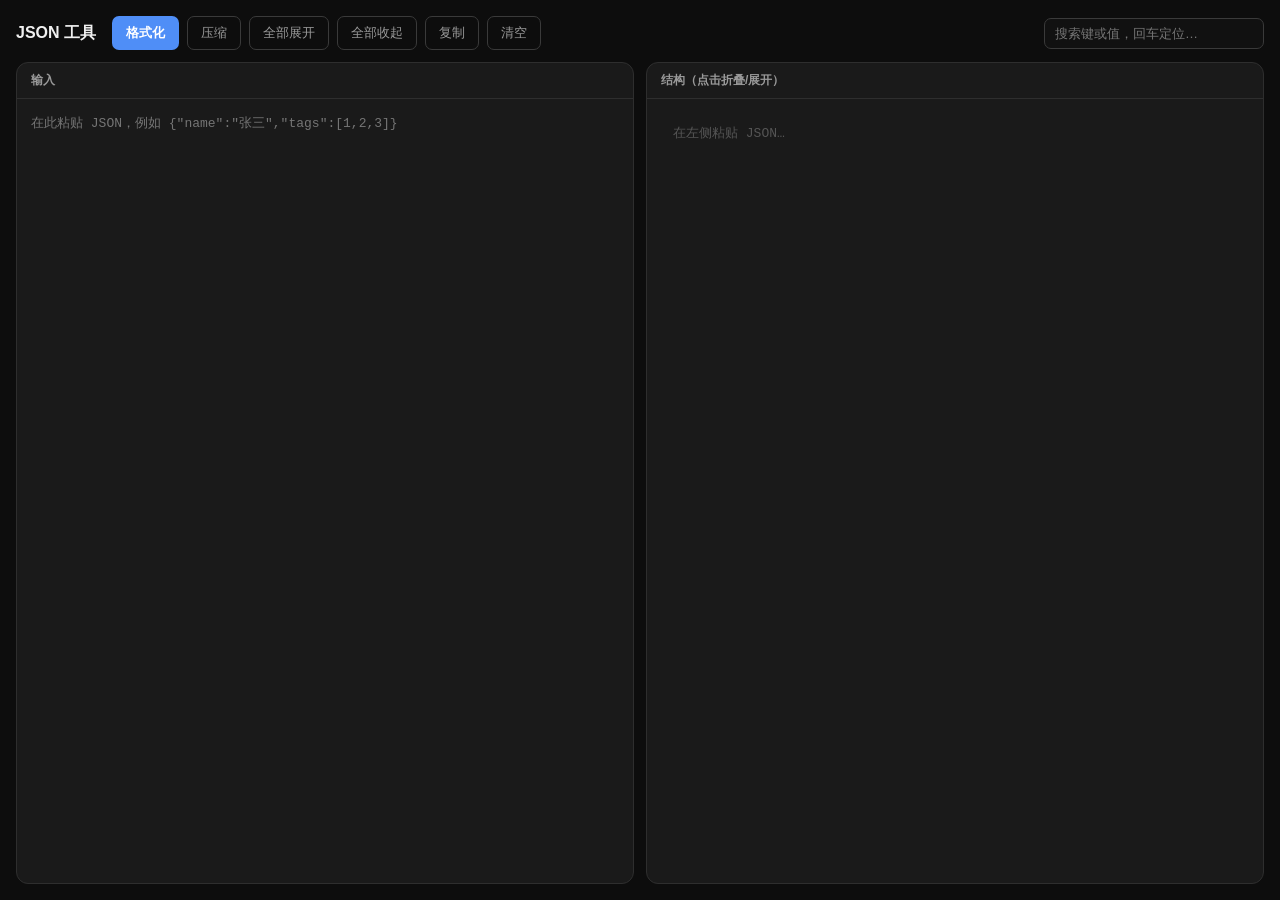
<file: tools/json.html>
<!DOCTYPE html>
<html lang="zh-CN" data-theme="dark">
<head>
<meta charset="UTF-8" />
<meta name="viewport" content="width=device-width, initial-scale=1.0" />
<title>JSON 工具</title>
<link rel="stylesheet" href="../common.css" />
<style>
  /* json 专属额外变量 */
  :root[data-theme="dark"]{--mark:#fde047;--mark-t:#111}
  :root[data-theme="light"]{--mark:#ffe27a;--mark-t:#111}
  html,body{height:100%}
  .wrap{height:100vh;display:flex;flex-direction:column;padding:16px;gap:12px}
  .bar{display:flex;align-items:center;gap:8px;flex-wrap:wrap}
  .bar h1{font-size:16px;font-weight:700;margin-right:8px}
  button{font-size:13px;font-family:inherit;border:none;cursor:pointer;border-radius:7px;padding:7px 13px;transition:.15s;background:transparent;color:var(--text2);border:1px solid var(--border2)}
  button:hover{background:var(--bg-hover);color:var(--text)}
  button.p{background:var(--accent);color:#fff;border-color:transparent;font-weight:600}
  button.p:hover{background:var(--accent2)}
  .search{margin-left:auto;display:flex;align-items:center;gap:6px}
  input[type=text]{font-family:inherit;font-size:13px;background:var(--bg-input);color:var(--text);border:1px solid var(--border2);border-radius:7px;padding:7px 10px;outline:none;width:220px}
  input:focus{border-color:var(--accent)}
  .cols{flex:1;display:grid;grid-template-columns:1fr 1fr;gap:12px;min-height:0}
  @media(max-width:760px){.cols{grid-template-columns:1fr}}
  .panel{background:var(--bg-card);border:1px solid var(--border);border-radius:12px;display:flex;flex-direction:column;min-height:0;overflow:hidden}
  .panel-h{padding:8px 14px;border-bottom:1px solid var(--border);font-size:12px;color:var(--text2);font-weight:600;display:flex;align-items:center;gap:8px}
  .panel-h .stat{margin-left:auto;color:var(--text3);font-weight:400}
  #jsonInput{flex:1;width:100%;resize:none;border:0;outline:none;background:transparent;color:var(--text);padding:14px;font-family:"SFMono-Regular",Consolas,"Liberation Mono",Menlo,monospace;font-size:13px;line-height:1.7}
  .tree{flex:1;overflow:auto;padding:12px 14px;font-family:"SFMono-Regular",Consolas,"Liberation Mono",Menlo,monospace;font-size:13px;line-height:1.75}
  .err{color:var(--red);font-weight:600}
  .ok{color:var(--green)}
  .empty{color:var(--text3);padding:12px}
  /* tree */
  .jnode>.jhead{cursor:pointer;user-select:none;white-space:nowrap}
  .jtoggle{display:inline-block;width:14px;color:var(--text3);transition:transform .12s}
  .jnode.collapsed>.jtoggle,.jnode.collapsed>.jhead .jtoggle{transform:rotate(-90deg)}
  .jchildren{padding-left:20px;border-left:1px dashed var(--border);margin-left:6px}
  .jnode.collapsed>.jchildren{display:none}
  .jnode.collapsed>.jfoot{display:none}
  .jellipsis{display:none;color:var(--text3)}
  .jnode.collapsed>.jhead .jellipsis{display:inline}
  .jnode.collapsed>.jhead .jcount{display:none}
  .jkey{color:var(--accent)}
  .jbrace,.jpunc{color:var(--text2)}
  .jcount{color:var(--text3);font-size:11px}
  .jval-string{color:var(--green)}
  .jval-number{color:var(--yellow)}
  .jval-boolean{color:var(--purple)}
  .jval-null{color:var(--text3)}
  mark{background:var(--mark);color:var(--mark-t);border-radius:2px;padding:0 1px}
</style>
</head>
<body>
<div class="wrap">
  <div class="bar">
    <h1>JSON 工具</h1>
    <button class="p" onclick="format()">格式化</button>
    <button onclick="minify()">压缩</button>
    <button onclick="expandAll(true)">全部展开</button>
    <button onclick="expandAll(false)">全部收起</button>
    <button onclick="copyOut()">复制</button>
    <button onclick="clearAll()">清空</button>
    <div class="search">
      <input id="search" type="text" placeholder="搜索键或值，回车定位…" />
    </div>
  </div>
  <div class="cols">
    <div class="panel">
      <div class="panel-h">输入 <span id="inStat" class="stat"></span></div>
      <textarea id="jsonInput" spellcheck="false" placeholder='在此粘贴 JSON，例如 {"name":"张三","tags":[1,2,3]}'></textarea>
    </div>
    <div class="panel">
      <div class="panel-h">结构（点击折叠/展开） <span id="outStat" class="stat"></span></div>
      <div id="tree" class="tree"><div class="empty">在左侧粘贴 JSON…</div></div>
    </div>
  </div>
</div>
<script>
const $=s=>document.getElementById(s);
const input=$('jsonInput'), tree=$('tree'), search=$('search');
const inStat=$('inStat'), outStat=$('outStat');
let currentData; let hasData=false;

function esc(s){return s.replace(/[&<>]/g,c=>({'&':'&amp;','<':'&lt;','>':'&gt;'}[c]));}
function el(t,c){const e=document.createElement(t);if(c)e.className=c;return e;}
function span(c,txt){const e=el('span',c);e.textContent=txt;return e;}

function build(){
  const txt=input.value;
  inStat.textContent = txt ? (txt.length+' 字符') : '';
  if(!txt.trim()){ tree.innerHTML='<div class="empty">在左侧粘贴 JSON…</div>'; outStat.textContent=''; hasData=false; return; }
  let data;
  try{ data=JSON.parse(txt); }
  catch(e){ tree.innerHTML='<div class="err">✗ 解析失败：'+esc(e.message)+'</div>'; outStat.textContent=''; hasData=false; return; }
  currentData=data; hasData=true;
  tree.innerHTML=''; tree.appendChild(renderValue(null,data));
  outStat.innerHTML='<span class="ok">✓ 合法 JSON</span>';
  applySearch();
}

function renderValue(key,value){
  const type = value===null?'null':Array.isArray(value)?'array':typeof value;
  if(type==='object'||type==='array'){
    const entries = type==='array'? value.map((v,i)=>[i,v]) : Object.entries(value);
    const open=type==='array'?'[':'{', close=type==='array'?']':'}';
    const node=el('div','jnode');
    const head=el('div','jhead');
    head.appendChild(span('jtoggle','▾'));
    if(key!==null){ const k=span('jkey',JSON.stringify(key)); k.dataset.raw=k.textContent; head.appendChild(k); head.appendChild(span('jpunc',': ')); }
    head.appendChild(span('jbrace',open));
    head.appendChild(span('jcount',' '+entries.length+' 项 '));
    head.appendChild(span('jellipsis',' … '+close));
    const children=el('div','jchildren');
    entries.forEach(([k,v])=>children.appendChild(renderValue(k,v)));
    const foot=el('div','jfoot'); foot.appendChild(span('jbrace',close));
    node.appendChild(head); node.appendChild(children); node.appendChild(foot);
    head.addEventListener('click',()=>node.classList.toggle('collapsed'));
    return node;
  }
  const row=el('div','jleaf');
  if(key!==null){ const k=span('jkey',JSON.stringify(key)); k.dataset.raw=k.textContent; row.appendChild(k); row.appendChild(span('jpunc',': ')); }
  const v=span('jval jval-'+type, type==='string'?JSON.stringify(value):String(value));
  v.dataset.raw=v.textContent;
  row.appendChild(v);
  return row;
}

function expandAll(open){ document.querySelectorAll('.jnode').forEach(n=>n.classList.toggle('collapsed',!open)); }

function applySearch(){
  const q=search.value.trim().toLowerCase();
  let first=null;
  document.querySelectorAll('.jkey,.jval').forEach(node=>{
    const raw=node.dataset.raw||node.textContent;
    if(!q){ node.innerHTML=esc(raw); return; }
    const i=raw.toLowerCase().indexOf(q);
    if(i>=0){
      node.innerHTML=esc(raw.slice(0,i))+'<mark>'+esc(raw.slice(i,i+q.length))+'</mark>'+esc(raw.slice(i+q.length));
      let p=node.parentElement;
      while(p){ if(p.classList&&p.classList.contains('jnode')) p.classList.remove('collapsed'); p=p.parentElement; }
      if(!first) first=node;
    } else { node.innerHTML=esc(raw); }
  });
  if(first) first.scrollIntoView({block:'center',behavior:'smooth'});
}

function format(){ if(!ensure())return; input.value=JSON.stringify(currentData,null,2); build(); }
function minify(){ if(!ensure())return; input.value=JSON.stringify(currentData); build(); }
function ensure(){ build(); return hasData; }
function copyOut(){ if(!hasData)return; navigator.clipboard.writeText(input.value); }
function clearAll(){ input.value=''; search.value=''; build(); }

input.addEventListener('input',build);
search.addEventListener('input',applySearch);
search.addEventListener('keydown',e=>{ if(e.key==='Enter') applySearch(); });
build();
</script>
<script src="../common.js"></script>
</body>
</html>
</file>
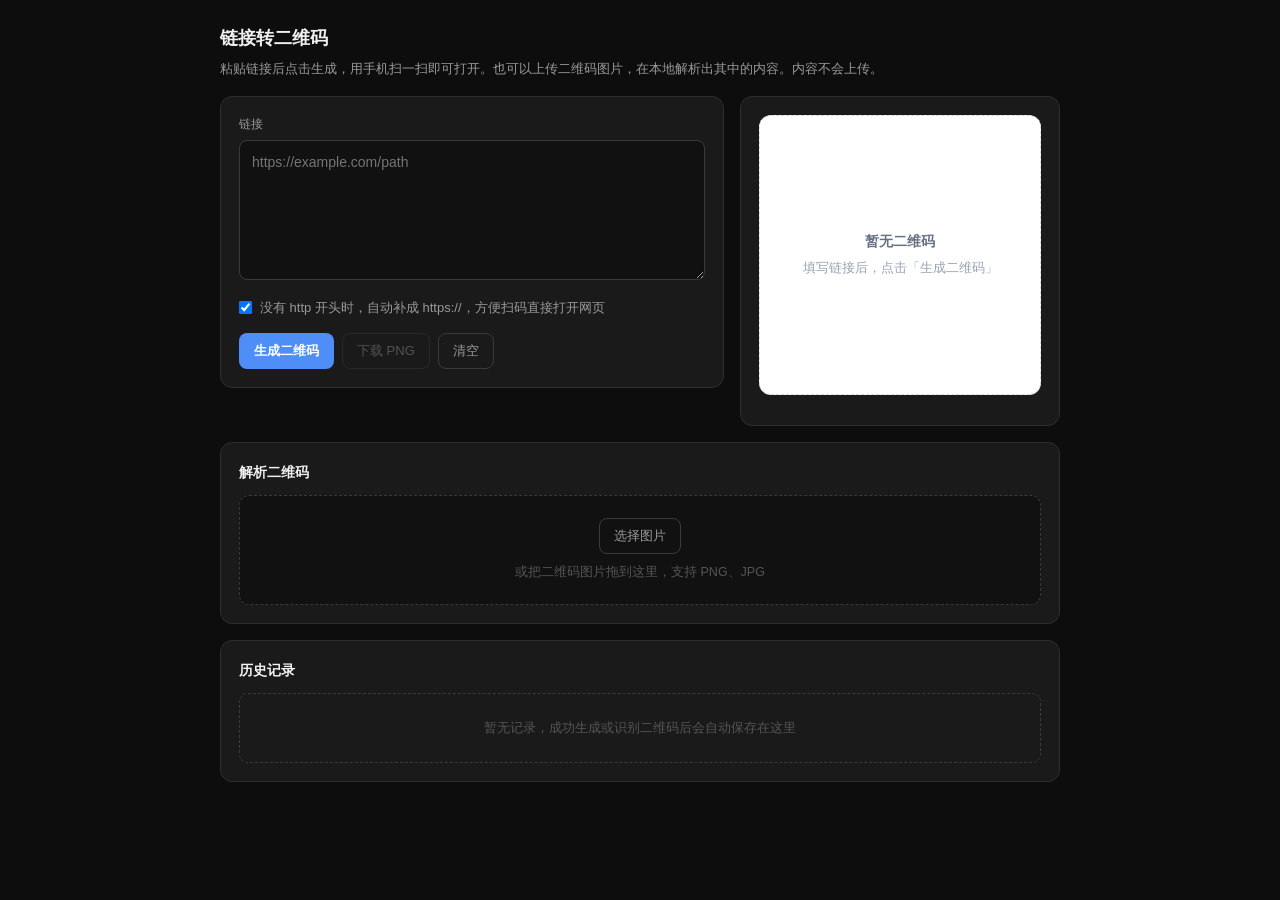
<file: tools/qrcode.html>
<!DOCTYPE html>
<html lang="zh-CN" data-theme="dark">
<head>
<meta charset="UTF-8" />
<meta name="viewport" content="width=device-width, initial-scale=1.0" />
<title>链接转二维码</title>
<link rel="stylesheet" href="../common.css" />
<style>
  .wrap{max-width:880px;margin:0 auto;padding:24px 20px 60px}
  h1{font-size:18px;font-weight:700;margin-bottom:6px}
  .lead{font-size:13px;color:var(--text2);margin-bottom:16px}
  .layout{display:grid;grid-template-columns:minmax(0,1fr) 320px;gap:16px;align-items:start}
  @media(max-width:760px){.layout{grid-template-columns:1fr}}
  .card{min-width:0;background:var(--bg-card);border:1px solid var(--border);border-radius:12px;padding:18px}
  .decode-card{margin-top:16px}
  .card h2{font-size:14px;font-weight:700;margin-bottom:12px}
  label{font-size:12px;color:var(--text2);display:block;margin-bottom:6px}
  textarea,input[type=text]{width:100%;font-family:inherit;font-size:14px;line-height:1.6;background:var(--bg-input);color:var(--text);border:1px solid var(--border2);border-radius:8px;padding:10px 12px;outline:none}
  textarea{min-height:140px;resize:vertical}
  textarea:focus,input[type=text]:focus{border-color:var(--accent)}
  .chk{display:flex;align-items:flex-start;gap:8px;margin-top:12px;font-size:13px;color:var(--text2);cursor:pointer}
  .chk input{margin-top:3px}
  .actions{display:flex;gap:8px;flex-wrap:wrap;margin-top:14px}
  button{font-size:13px;font-family:inherit;border:1px solid var(--border2);cursor:pointer;border-radius:8px;padding:8px 14px;background:transparent;color:var(--text2)}
  button:hover{background:var(--bg-hover);color:var(--text)}
  button.p{background:var(--accent);color:#fff;border-color:transparent;font-weight:600}
  button.p:hover{background:var(--accent2)}
  button:disabled{opacity:.45;cursor:not-allowed}
  .stage{width:100%;background:#fff;border:1px dashed #d5d9df;border-radius:12px;min-height:280px;display:flex;align-items:center;justify-content:center;padding:18px;overflow:hidden}
  canvas{display:block;width:min(260px,100%);height:auto;aspect-ratio:1;image-rendering:pixelated}
  [hidden]{display:none!important}
  .empty{width:100%;color:#98a2b3;font-size:13px;text-align:center;line-height:1.7;white-space:normal}
  .empty strong{display:block;color:#667085;font-size:14px;margin-bottom:4px}
  .meta{margin-top:12px;font-size:12px;color:var(--text3);word-break:break-all;line-height:1.6}
  .meta b{color:var(--text2);font-weight:600}
  .err{margin-top:10px;color:var(--red);font-size:12.5px}
  .drop{border:1px dashed var(--border2);border-radius:10px;padding:22px 16px;text-align:center;background:var(--bg-input);color:var(--text3);font-size:12.5px}
  .drop.over{border-color:var(--accent);background:var(--accent-bg);color:var(--text)}
  .drop button{margin-bottom:8px}
  .result{margin-top:14px}
  .result-row{display:flex;gap:8px;align-items:flex-start}
  .result-row input{flex:1}
  .history-card{margin-top:16px}
  .history-head{display:flex;align-items:center;justify-content:space-between;gap:12px;margin-bottom:12px}
  .history-head h2{margin-bottom:0}
  .history-head button{padding:6px 11px;font-size:12px}
  .history-list{display:flex;flex-direction:column;gap:8px}
  .history-item{display:grid;grid-template-columns:minmax(0,1fr) auto;gap:12px;align-items:center;padding:11px 12px;border:1px solid var(--border);border-radius:9px;background:var(--bg-input)}
  .history-link{color:var(--text);font-size:13px;white-space:nowrap;overflow:hidden;text-overflow:ellipsis}
  .history-sub{display:flex;align-items:center;gap:8px;margin-top:3px;color:var(--text3);font-size:11px}
  .history-tag{padding:1px 7px;border-radius:99px;background:var(--accent-bg);color:var(--accent)}
  .history-actions{display:flex;gap:6px}
  .history-actions button{padding:5px 9px;font-size:12px}
  .history-none{padding:24px 12px;text-align:center;color:var(--text3);font-size:12.5px;border:1px dashed var(--border2);border-radius:9px}
  @media(max-width:600px){
    .result-row{flex-wrap:wrap}.result-row input{flex-basis:100%}
    .history-item{grid-template-columns:1fr}
    .history-actions{justify-content:flex-end}
  }
</style>
</head>
<body>
<div class="wrap">
  <h1>链接转二维码</h1>
  <p class="lead">粘贴链接后点击生成，用手机扫一扫即可打开。也可以上传二维码图片，在本地解析出其中的内容。内容不会上传。</p>
  <div class="layout">
    <div class="card">
      <label for="link">链接</label>
      <textarea id="link" spellcheck="false" placeholder="https://example.com/path"></textarea>
      <label class="chk"><input id="https" type="checkbox" checked /> 没有 http 开头时，自动补成 https://，方便扫码直接打开网页</label>
      <div class="actions">
        <button class="p" id="generate">生成二维码</button>
        <button id="download" disabled>下载 PNG</button>
        <button id="clear">清空</button>
      </div>
      <div id="err" class="err" hidden></div>
    </div>
    <div class="card">
      <div class="stage" id="stage">
        <canvas id="cv" hidden></canvas>
        <div class="empty" id="placeholder"><strong>暂无二维码</strong>填写链接后，点击「生成二维码」</div>
      </div>
      <div class="meta" id="meta"></div>
    </div>
  </div>

  <div class="card decode-card">
    <h2>解析二维码</h2>
    <div class="drop" id="drop">
      <input id="file" type="file" accept="image/*" hidden />
      <button type="button" id="pick">选择图片</button>
      <div>或把二维码图片拖到这里，支持 PNG、JPG</div>
    </div>
    <div class="result" id="result" hidden>
      <label for="decoded">识别内容</label>
      <div class="result-row">
        <input id="decoded" type="text" readonly />
        <button type="button" id="copyDecoded">复制</button>
        <button type="button" id="fillDecoded">填入链接</button>
      </div>
    </div>
    <div id="decodeErr" class="err" hidden></div>
  </div>

  <div class="card history-card">
    <div class="history-head">
      <h2>历史记录</h2>
      <button type="button" id="clearHistory" hidden>清空记录</button>
    </div>
    <div id="historyList" class="history-list"></div>
  </div>
</div>
<script src="qrcode-lib.js"></script>
<script src="jsQR.js"></script>
<script>
(function () {
  var link = document.getElementById("link");
  var https = document.getElementById("https");
  var canvas = document.getElementById("cv");
  var placeholder = document.getElementById("placeholder");
  var meta = document.getElementById("meta");
  var err = document.getElementById("err");
  var download = document.getElementById("download");
  var file = document.getElementById("file");
  var drop = document.getElementById("drop");
  var result = document.getElementById("result");
  var decoded = document.getElementById("decoded");
  var decodeErr = document.getElementById("decodeErr");
  var historyList = document.getElementById("historyList");
  var clearHistory = document.getElementById("clearHistory");
  var historyKey = "qrcode_history_v1";
  var history = [];
  var payload = "";

  function escapeHtml(s) {
    return s.replace(/[&<>"]/g, function (ch) {
      return { "&": "&amp;", "<": "&lt;", ">": "&gt;", '"': "&quot;" }[ch];
    });
  }

  function encodeText(raw) {
    var text = raw.replace(/^\s+|\s+$/g, "");
    if (!text) return "";
    if (https.checked && !/^[a-z][a-z0-9+.-]*:/i.test(text) && !/\s/.test(text)) {
      text = "https://" + text.replace(/^\/+/, "");
    }
    return text;
  }

  function loadHistory() {
    try {
      var saved = JSON.parse(localStorage.getItem(historyKey) || "[]");
      history = Array.isArray(saved) ? saved.filter(function (item) {
        return item && typeof item.value === "string";
      }).slice(0, 50) : [];
    } catch (e) {
      history = [];
    }
  }

  function saveHistory() {
    try {
      localStorage.setItem(historyKey, JSON.stringify(history));
    } catch (e) {}
  }

  function formatTime(time) {
    var date = new Date(time);
    if (isNaN(date.getTime())) return "";
    function pad(n) { return String(n).padStart(2, "0"); }
    return date.getFullYear() + "-" + pad(date.getMonth() + 1) + "-" + pad(date.getDate()) +
      " " + pad(date.getHours()) + ":" + pad(date.getMinutes());
  }

  function renderHistory() {
    clearHistory.hidden = history.length === 0;
    if (!history.length) {
      historyList.innerHTML = '<div class="history-none">暂无记录，成功生成或识别二维码后会自动保存在这里</div>';
      return;
    }
    historyList.innerHTML = history.map(function (item, index) {
      return '<div class="history-item">' +
        '<div><div class="history-link" title="' + escapeHtml(item.value) + '">' + escapeHtml(item.value) + '</div>' +
        '<div class="history-sub"><span class="history-tag">' + (item.type === "decode" ? "识别" : "生成") +
        '</span><span>' + formatTime(item.time) + '</span></div></div>' +
        '<div class="history-actions"><button type="button" data-action="fill" data-index="' + index +
        '">填入</button><button type="button" data-action="copy" data-index="' + index +
        '">复制</button><button type="button" data-action="delete" data-index="' + index + '">删除</button></div></div>';
    }).join("");
  }

  function addHistory(value, type) {
    value = String(value || "").trim();
    if (!value) return;
    history = history.filter(function (item) { return item.value !== value; });
    history.unshift({ value: value, type: type, time: Date.now() });
    history = history.slice(0, 50);
    saveHistory();
    renderHistory();
  }

  function copyText(value) {
    if (navigator.clipboard && navigator.clipboard.writeText) {
      return navigator.clipboard.writeText(value);
    }
    var helper = document.createElement("textarea");
    helper.value = value;
    helper.style.position = "fixed";
    helper.style.opacity = "0";
    document.body.appendChild(helper);
    helper.select();
    document.execCommand("copy");
    helper.remove();
  }

  function showPlaceholder() {
    payload = "";
    canvas.hidden = true;
    placeholder.hidden = false;
    download.disabled = true;
    meta.textContent = "";
  }

  function draw(text) {
    var qr = qrcode(0, "M");
    qr.addData(text);
    qr.make();
    var count = qr.getModuleCount();
    var cell = 10;
    var margin = 4;
    var size = (count + margin * 2) * cell;
    canvas.width = size;
    canvas.height = size;
    var ctx = canvas.getContext("2d");
    ctx.fillStyle = "#ffffff";
    ctx.fillRect(0, 0, size, size);
    ctx.fillStyle = "#000000";
    for (var r = 0; r < count; r++) {
      for (var c = 0; c < count; c++) {
        if (qr.isDark(r, c)) ctx.fillRect((c + margin) * cell, (r + margin) * cell, cell, cell);
      }
    }
  }

  function generate() {
    var text = encodeText(link.value);
    err.hidden = true;
    err.textContent = "";
    if (!text) {
      showPlaceholder();
      err.hidden = false;
      err.textContent = "请先粘贴链接。";
      return;
    }
    try {
      draw(text);
      payload = text;
      canvas.hidden = false;
      placeholder.hidden = true;
      download.disabled = false;
      meta.innerHTML = "<b>二维码内容</b><br />" + escapeHtml(text);
      addHistory(text, "generate");
    } catch (e) {
      showPlaceholder();
      err.hidden = false;
      err.textContent = "这段内容太长，二维码放不下。请缩短链接后再试。";
    }
  }

  function decodeFile(imageFile) {
    decodeErr.hidden = true;
    decodeErr.textContent = "";
    if (!imageFile) return;
    if (imageFile.type && imageFile.type.indexOf("image/") !== 0) {
      result.hidden = true;
      decodeErr.hidden = false;
      decodeErr.textContent = "请上传图片文件。";
      return;
    }
    var url = URL.createObjectURL(imageFile);
    var img = new Image();
    img.onload = function () {
      URL.revokeObjectURL(url);
      var maxSide = 1600;
      var scale = Math.min(1, maxSide / Math.max(img.naturalWidth, img.naturalHeight));
      var w = Math.max(1, Math.round(img.naturalWidth * scale));
      var h = Math.max(1, Math.round(img.naturalHeight * scale));
      var shot = document.createElement("canvas");
      shot.width = w;
      shot.height = h;
      var ctx = shot.getContext("2d", { willReadFrequently: true });
      ctx.drawImage(img, 0, 0, w, h);
      var imageData = ctx.getImageData(0, 0, w, h);
      var code = jsQR(imageData.data, w, h, { inversionAttempts: "attemptBoth" });
      if (!code || !code.data) {
        result.hidden = true;
        decoded.value = "";
        decodeErr.hidden = false;
        decodeErr.textContent = "没有识别到二维码。请换一张更清晰的图片。";
        return;
      }
      decoded.value = code.data;
      result.hidden = false;
      addHistory(code.data, "decode");
    };
    img.onerror = function () {
      URL.revokeObjectURL(url);
      result.hidden = true;
      decodeErr.hidden = false;
      decodeErr.textContent = "图片读取失败，请重新选择。";
    };
    img.src = url;
  }

  document.getElementById("generate").addEventListener("click", generate);
  function invalidateIfStale() {
    if (payload && encodeText(link.value) !== payload) {
      err.hidden = true;
      err.textContent = "";
      showPlaceholder();
    }
  }
  link.addEventListener("input", invalidateIfStale);
  https.addEventListener("change", invalidateIfStale);
  link.addEventListener("keydown", function (e) {
    if ((e.ctrlKey || e.metaKey) && e.key === "Enter") generate();
  });
  document.getElementById("clear").addEventListener("click", function () {
    link.value = "";
    err.hidden = true;
    err.textContent = "";
    showPlaceholder();
    link.focus();
  });
  download.addEventListener("click", function () {
    if (!payload) return;
    var a = document.createElement("a");
    a.href = canvas.toDataURL("image/png");
    a.download = "qrcode.png";
    a.click();
  });

  document.getElementById("pick").addEventListener("click", function () { file.click(); });
  file.addEventListener("change", function () {
    if (file.files && file.files[0]) decodeFile(file.files[0]);
    file.value = "";
  });
  ["dragenter", "dragover"].forEach(function (name) {
    drop.addEventListener(name, function (e) {
      e.preventDefault();
      drop.classList.add("over");
    });
  });
  ["dragleave", "drop"].forEach(function (name) {
    drop.addEventListener(name, function (e) {
      e.preventDefault();
      drop.classList.remove("over");
    });
  });
  drop.addEventListener("drop", function (e) {
    var dropped = e.dataTransfer && e.dataTransfer.files && e.dataTransfer.files[0];
    if (dropped) decodeFile(dropped);
  });
  document.getElementById("copyDecoded").addEventListener("click", function () {
    if (!decoded.value) return;
    copyText(decoded.value);
  });
  document.getElementById("fillDecoded").addEventListener("click", function () {
    if (!decoded.value) return;
    link.value = decoded.value;
    invalidateIfStale();
    link.focus();
  });

  historyList.addEventListener("click", function (e) {
    var button = e.target.closest("button[data-action]");
    if (!button) return;
    var index = Number(button.dataset.index);
    var item = history[index];
    if (!item) return;
    if (button.dataset.action === "fill") {
      link.value = item.value;
      invalidateIfStale();
      link.focus();
      window.scrollTo({ top: 0, behavior: "smooth" });
    } else if (button.dataset.action === "copy") {
      copyText(item.value);
    } else if (button.dataset.action === "delete") {
      history.splice(index, 1);
      saveHistory();
      renderHistory();
    }
  });
  clearHistory.addEventListener("click", function () {
    if (!history.length || !window.confirm("确定清空全部二维码历史记录吗？")) return;
    history = [];
    saveHistory();
    renderHistory();
  });

  loadHistory();
  renderHistory();
  showPlaceholder();
})();
</script>
<script src="../common.js"></script>
</body>
</html>
</file>
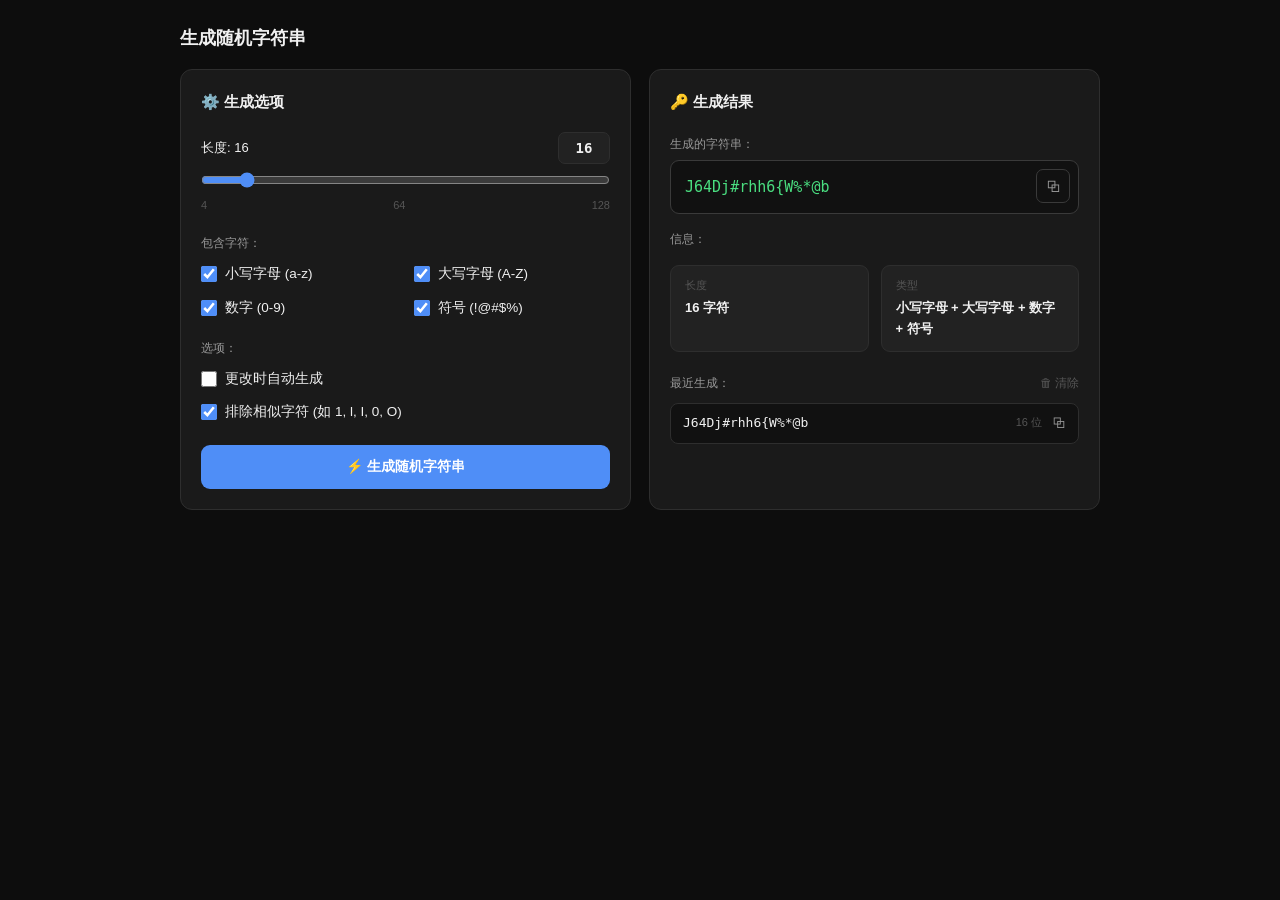
<file: tools/random.html>
<!DOCTYPE html>
<html lang="zh-CN" data-theme="dark">
<head>
<meta charset="UTF-8" />
<meta name="viewport" content="width=device-width, initial-scale=1.0" />
<title>随机字符串生成</title>
<link rel="stylesheet" href="../common.css" />
<style>
  .wrap{max-width:960px;margin:0 auto;padding:24px 20px 60px}
  h1{font-size:18px;font-weight:700;margin-bottom:16px}
  .layout{display:grid;grid-template-columns:1fr 1fr;gap:18px}
  @media(max-width:760px){.layout{grid-template-columns:1fr}}
  .card{background:var(--bg-card);border:1px solid var(--border);border-radius:12px;padding:20px}
  .ctitle{font-size:15px;font-weight:700;margin-bottom:18px;display:flex;align-items:center;gap:8px}
  label{font-size:12px;color:var(--text2)}
  /* 长度 */
  .len-head{display:flex;align-items:center;justify-content:space-between;margin-bottom:8px}
  .len-head .lbl{font-size:13px;color:var(--text)}
  .len-val{font-family:Consolas,monospace;font-size:14px;font-weight:700;background:var(--bg-card2);border:1px solid var(--border);border-radius:7px;padding:4px 12px;min-width:52px;text-align:center}
  input[type=range]{width:100%;accent-color:var(--accent);cursor:pointer}
  .len-scale{display:flex;justify-content:space-between;font-size:11px;color:var(--text3);margin-top:2px}
  .sect-lbl{font-size:12px;color:var(--text2);margin:20px 0 10px}
  .opts{display:grid;grid-template-columns:1fr 1fr;gap:12px 16px}
  .chk{display:flex;align-items:center;gap:8px;font-size:13.5px;color:var(--text);cursor:pointer}
  .chk input{width:16px;height:16px;accent-color:var(--accent);cursor:pointer}
  .opts-col{display:flex;flex-direction:column;gap:12px}
  .gen-btn{margin-top:22px;width:100%;background:var(--accent);color:#fff;border:none;border-radius:9px;padding:13px;font-size:14px;font-weight:600;cursor:pointer;transition:.15s}
  .gen-btn:hover{background:var(--accent2)}
  /* 结果 */
  .result-box{position:relative;background:var(--bg-input);border:1px solid var(--border2);border-radius:9px;padding:14px 48px 14px 14px;font-family:"SFMono-Regular",Consolas,monospace;font-size:15px;word-break:break-all;min-height:52px;color:var(--green)}
  .copy-btn{position:absolute;top:8px;right:8px;background:transparent;border:1px solid var(--border2);color:var(--text2);border-radius:7px;width:34px;height:34px;cursor:pointer;font-size:15px;transition:.15s}
  .copy-btn:hover{background:var(--bg-hover);color:var(--text)}
  .info{display:grid;grid-template-columns:1fr 1fr;gap:12px;margin-top:16px}
  .info-cell{background:var(--bg-card2);border:1px solid var(--border);border-radius:9px;padding:11px 14px}
  .info-cell .k{font-size:11px;color:var(--text3);margin-bottom:3px}
  .info-cell .v{font-size:13px;font-weight:600}
  .recent-head{display:flex;align-items:center;justify-content:space-between;margin:22px 0 10px}
  .recent-head .lbl{font-size:12px;color:var(--text2)}
  .clear-btn{background:transparent;border:none;color:var(--text3);cursor:pointer;font-size:12px;display:flex;align-items:center;gap:4px}
  .clear-btn:hover{color:var(--red)}
  .recent-item{display:flex;align-items:center;gap:10px;background:var(--bg-input);border:1px solid var(--border);border-radius:8px;padding:9px 12px;margin-bottom:8px}
  .recent-item .rv{flex:1;font-family:"SFMono-Regular",Consolas,monospace;font-size:13px;word-break:break-all;color:var(--text)}
  .recent-item .rlen{font-size:11px;color:var(--text3);white-space:nowrap}
  .recent-item .ric{background:transparent;border:none;color:var(--text2);cursor:pointer;font-size:14px}
  .recent-item .ric:hover{color:var(--accent)}
  .empty{color:var(--text3);font-size:12.5px;padding:8px 0}
  .toast{position:fixed;left:50%;bottom:28px;transform:translateX(-50%) translateY(20px);background:var(--accent);color:#fff;padding:9px 18px;border-radius:9px;font-size:13px;font-weight:600;opacity:0;pointer-events:none;transition:.25s;z-index:50}
  .toast.show{opacity:1;transform:translateX(-50%) translateY(0)}
</style>
</head>
<body>
<div class="wrap">
  <h1>生成随机字符串</h1>
  <div class="layout">
    <!-- 左：生成选项 -->
    <div class="card">
      <div class="ctitle">⚙️ 生成选项</div>

      <div class="len-head">
        <span class="lbl">长度: <span id="lenLabel">16</span></span>
        <span class="len-val" id="lenVal">16</span>
      </div>
      <input id="len" type="range" min="4" max="128" value="16" />
      <div class="len-scale"><span>4</span><span>64</span><span>128</span></div>

      <div class="sect-lbl">包含字符：</div>
      <div class="opts">
        <label class="chk"><input id="lower" type="checkbox" checked /> 小写字母 (a-z)</label>
        <label class="chk"><input id="upper" type="checkbox" checked /> 大写字母 (A-Z)</label>
        <label class="chk"><input id="digit" type="checkbox" checked /> 数字 (0-9)</label>
        <label class="chk"><input id="symbol" type="checkbox" checked /> 符号 (!@#$%)</label>
      </div>

      <div class="sect-lbl">选项：</div>
      <div class="opts-col">
        <label class="chk"><input id="autoGen" type="checkbox" /> 更改时自动生成</label>
        <label class="chk"><input id="noSimilar" type="checkbox" checked /> 排除相似字符 (如 1, l, I, 0, O)</label>
      </div>

      <button class="gen-btn" onclick="generate()">⚡ 生成随机字符串</button>
    </div>

    <!-- 右：结果 -->
    <div class="card">
      <div class="ctitle">🔑 生成结果</div>

      <label>生成的字符串：</label>
      <div class="result-box" style="margin-top:6px">
        <span id="result">—</span>
        <button class="copy-btn" title="复制" onclick="copyResult()">⧉</button>
      </div>

      <div class="sect-lbl" style="margin-top:16px">信息：</div>
      <div class="info">
        <div class="info-cell"><div class="k">长度</div><div class="v" id="infoLen">—</div></div>
        <div class="info-cell"><div class="k">类型</div><div class="v" id="infoType">—</div></div>
      </div>

      <div class="recent-head">
        <span class="lbl">最近生成：</span>
        <button class="clear-btn" onclick="clearRecent()">🗑 清除</button>
      </div>
      <div id="recent"><div class="empty">暂无生成记录</div></div>
    </div>
  </div>
</div>
<div id="toast" class="toast"></div>

<script>
const $=s=>document.getElementById(s);
const SIMILAR='il1Lo0O';
const POOLS={
  lower:'abcdefghijklmnopqrstuvwxyz',
  upper:'ABCDEFGHIJKLMNOPQRSTUVWXYZ',
  digit:'0123456789',
  symbol:'!@#$%^&*()-_=+[]{}',
};
const TYPE_LABEL={lower:'小写字母',upper:'大写字母',digit:'数字',symbol:'符号'};

let recent=[];

/* 长度滑块 */
$('len').addEventListener('input',()=>{
  const v=$('len').value; $('lenVal').textContent=v; $('lenLabel').textContent=v;
  autoMaybe();
});
/* 选项改变 */
['lower','upper','digit','symbol','noSimilar'].forEach(id=>$(id).addEventListener('change',autoMaybe));
function autoMaybe(){ if($('autoGen').checked) generate(); }

/* 加密安全随机整数 [0,max) */
function randInt(max){
  const buf=new Uint32Array(1); const limit=Math.floor(4294967296/max)*max;
  let x; do{ crypto.getRandomValues(buf); x=buf[0]; }while(x>=limit);
  return x%max;
}
function pick(str){ return str[randInt(str.length)]; }
function shuffle(arr){
  for(let i=arr.length-1;i>0;i--){ const j=randInt(i+1); [arr[i],arr[j]]=[arr[j],arr[i]]; }
  return arr;
}

function selectedTypes(){
  return ['lower','upper','digit','symbol'].filter(id=>$(id).checked);
}

function generate(){
  const types=selectedTypes();
  if(!types.length){ toast('请至少选择一种字符类型'); return; }
  const noSim=$('noSimilar').checked;
  // 组装可用池
  const pools=types.map(t=>{
    let p=POOLS[t];
    if(noSim) p=[...p].filter(c=>!SIMILAR.includes(c)).join('');
    return {t,p};
  }).filter(x=>x.p.length);
  if(!pools.length){ toast('排除相似字符后无可用字符'); return; }

  const len=parseInt($('len').value,10);
  const all=pools.map(x=>x.p).join('');
  const chars=[];
  // 保证每种已选类型至少 1 个（长度足够时）
  pools.forEach(x=>{ if(chars.length<len) chars.push(pick(x.p)); });
  while(chars.length<len) chars.push(pick(all));
  const str=shuffle(chars).slice(0,len).join('');

  $('result').textContent=str;
  $('infoLen').textContent=len+' 字符';
  $('infoType').textContent=types.map(t=>TYPE_LABEL[t]).join(' + ');

  recent.unshift({str,len});
  if(recent.length>10) recent.pop();
  renderRecent();
}

function renderRecent(){
  const box=$('recent');
  if(!recent.length){ box.innerHTML='<div class="empty">暂无生成记录</div>'; return; }
  box.innerHTML=recent.map((r,i)=>
    `<div class="recent-item"><span class="rv">${escapeHtml(r.str)}</span><span class="rlen">${r.len} 位</span><button class="ric" title="复制" onclick="copyRecent(${i})">⧉</button></div>`
  ).join('');
}
function escapeHtml(s){ return s.replace(/&/g,'&amp;').replace(/</g,'&lt;').replace(/>/g,'&gt;'); }

function copyResult(){
  const v=$('result').textContent; if(!v||v==='—') return;
  navigator.clipboard.writeText(v); toast('已复制');
}
function copyRecent(i){ navigator.clipboard.writeText(recent[i].str); toast('已复制'); }
function clearRecent(){ recent=[]; renderRecent(); }

/* toast */
let toastTimer;
function toast(msg){
  const t=$('toast'); t.textContent=msg; t.classList.add('show');
  clearTimeout(toastTimer); toastTimer=setTimeout(()=>t.classList.remove('show'),1500);
}

generate();
</script>
<script src="../common.js"></script>
</body>
</html>
</file>
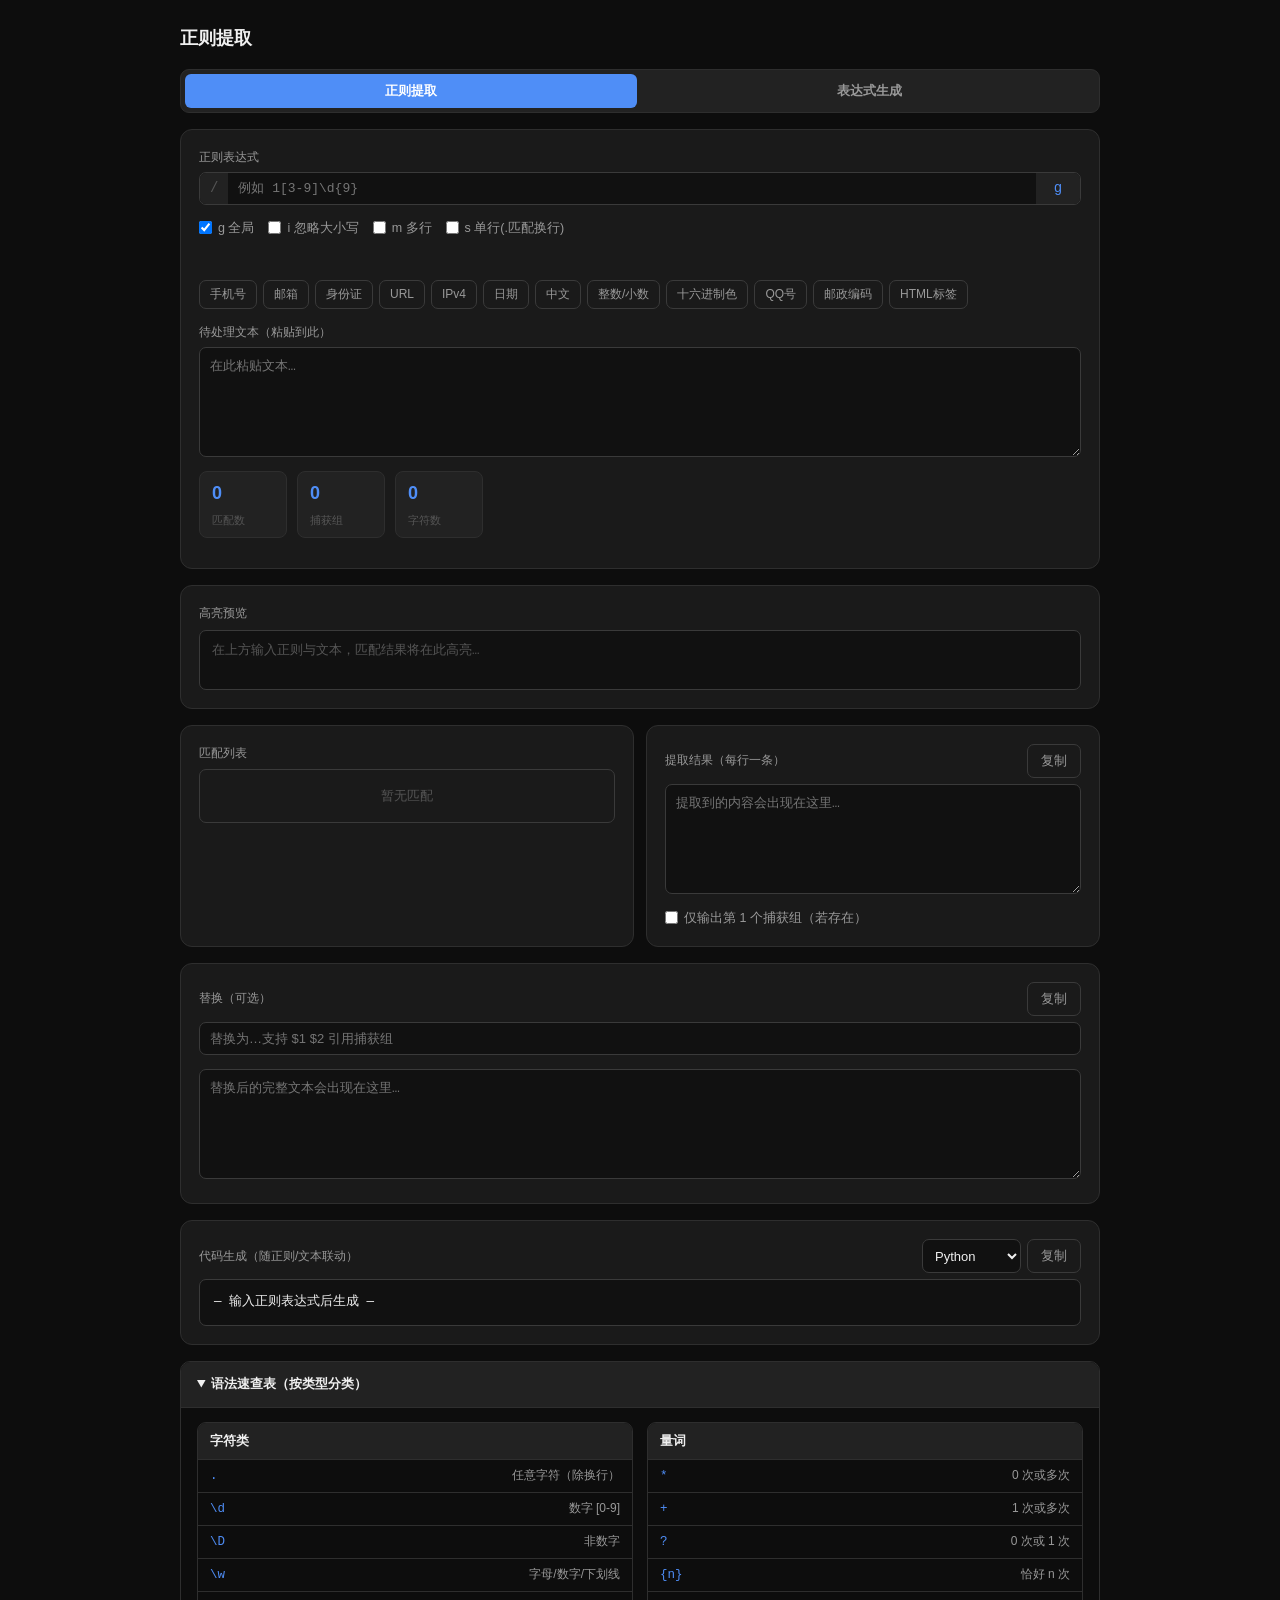
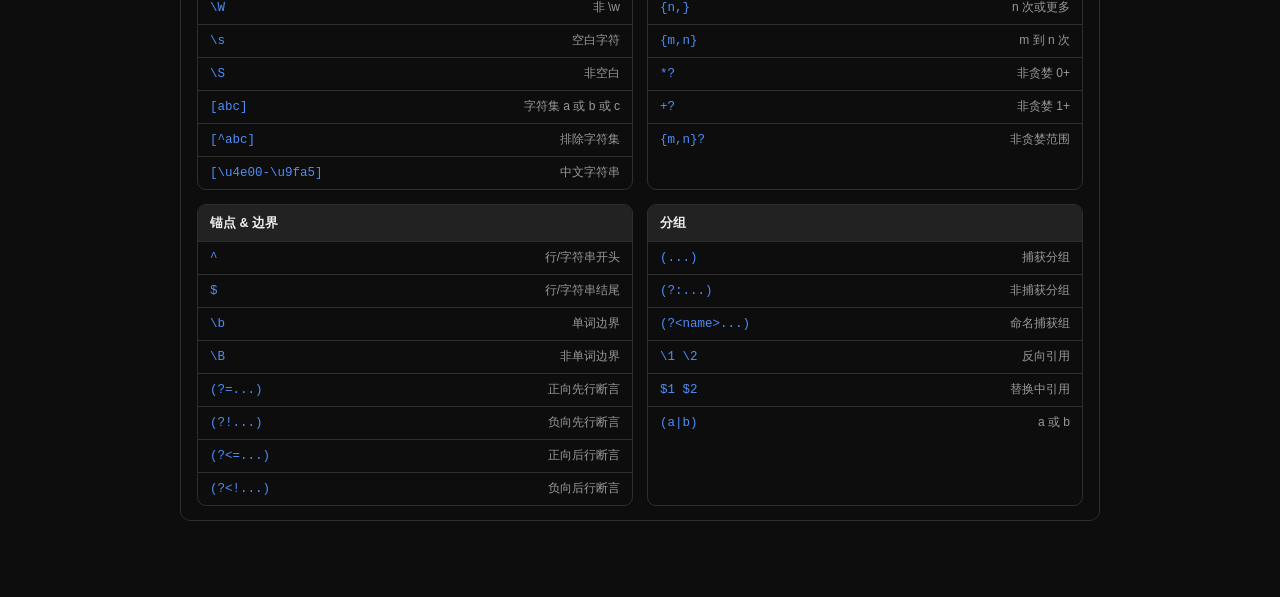
<file: tools/regex.html>
<!DOCTYPE html>
<html lang="zh-CN" data-theme="dark">
<head>
<meta charset="UTF-8" />
<meta name="viewport" content="width=device-width, initial-scale=1.0" />
<title>正则提取</title>
<link rel="stylesheet" href="../common.css" />
<style>
  /* regex 专属额外变量 */
  :root[data-theme="dark"]{--mark:rgba(245,158,11,.32)}
  :root[data-theme="light"]{--mark:rgba(217,119,6,.28)}
  .wrap{max-width:960px;margin:0 auto;padding:24px 20px 60px}
  h1{font-size:18px;font-weight:700;margin-bottom:16px}
  .card{background:var(--bg-card);border:1px solid var(--border);border-radius:12px;padding:18px;margin-bottom:16px}
  button{font-size:13px;font-family:inherit;border:none;cursor:pointer;border-radius:7px;padding:7px 13px;transition:.15s;background:transparent;color:var(--text2);border:1px solid var(--border2)}
  button:hover{background:var(--bg-hover);color:var(--text)}
  button.p{background:var(--accent);color:#fff;border-color:transparent;font-weight:600}
  button.p:hover{background:var(--accent2)}
  .tabs{display:flex;gap:6px;background:var(--bg-card2);border:1px solid var(--border);border-radius:9px;padding:4px;margin-bottom:16px}
  .tab{flex:1;text-align:center;padding:8px;border-radius:6px;cursor:pointer;color:var(--text2);font-weight:600;font-size:13px;border:none;background:transparent}
  .tab.active{background:var(--accent);color:#fff}
  .pane{display:none}.pane.active{display:block}
  .fld{display:flex;flex-direction:column;gap:5px;margin-bottom:14px}
  label{font-size:12px;color:var(--text2)}
  input,select,textarea{font-family:inherit;font-size:13px;background:var(--bg-input);color:var(--text);border:1px solid var(--border2);border-radius:7px;padding:8px 10px;outline:none;width:100%}
  input:focus,select:focus,textarea:focus{border-color:var(--accent)}
  textarea{resize:vertical;min-height:110px;font-family:"SFMono-Regular",Consolas,monospace;line-height:1.7}
  .re-row{display:flex;align-items:stretch;gap:0;border:1px solid var(--border2);border-radius:7px;overflow:hidden;background:var(--bg-input)}
  .re-row.err{border-color:var(--red)}
  .re-slash{display:flex;align-items:center;padding:0 10px;color:var(--text3);font-family:Consolas,monospace;background:var(--bg-card2)}
  .re-row input{border:none;border-radius:0;background:transparent;font-family:"SFMono-Regular",Consolas,monospace}
  .re-flags{display:flex;align-items:center;padding:0 10px;font-family:Consolas,monospace;color:var(--accent);background:var(--bg-card2);white-space:nowrap;min-width:44px;justify-content:center}
  .flags{display:flex;gap:14px;flex-wrap:wrap;margin-top:8px}
  .chk{display:flex;align-items:center;gap:6px;font-size:12.5px;color:var(--text2);cursor:pointer}
  .chk input{width:auto}
  .msg{font-size:12px;margin-top:6px;min-height:18px}
  .msg.ok{color:var(--green)}.msg.err{color:var(--red)}
  .chips{display:flex;gap:6px;flex-wrap:wrap;margin-top:8px}
  .chips button{padding:5px 10px;font-size:12px}
  .stats{display:flex;gap:10px;flex-wrap:wrap;margin:6px 0 12px}
  .stat{background:var(--bg-card2);border:1px solid var(--border);border-radius:8px;padding:7px 12px;min-width:88px}
  .stat b{display:block;font-size:18px;font-weight:800;color:var(--accent)}
  .stat span{font-size:11px;color:var(--text3)}
  .hl{background:var(--bg-input);border:1px solid var(--border2);border-radius:7px;padding:10px 12px;min-height:60px;max-height:240px;overflow:auto;font-family:"SFMono-Regular",Consolas,monospace;font-size:13px;white-space:pre-wrap;word-break:break-all}
  .hl mark{background:var(--mark);color:inherit;border-radius:3px;padding:0 1px}
  .list{border:1px solid var(--border2);border-radius:7px;max-height:260px;overflow:auto;margin-top:4px}
  .list-item{padding:7px 12px;border-bottom:1px solid var(--border);font-family:"SFMono-Regular",Consolas,monospace;font-size:12.5px;display:flex;gap:10px;align-items:baseline}
  .list-item:last-child{border-bottom:none}
  .list-item .idx{color:var(--text3);flex-shrink:0;min-width:34px}
  .list-item .val{color:var(--green);word-break:break-all}
  .list-item .grp{color:var(--text2);font-size:11.5px}
  .empty{padding:16px;color:var(--text3);text-align:center;font-size:12.5px}
  .bar{display:flex;justify-content:space-between;align-items:center;gap:8px;margin-bottom:6px}
  .bar .lbl{font-size:12px;color:var(--text2)}
  .two{display:grid;grid-template-columns:1fr 1fr;gap:12px}
  @media(max-width:680px){.two{grid-template-columns:1fr}}
  .sub{font-size:12px;color:var(--text3);margin-top:4px}
  .sub a{color:var(--accent)}
  /* 分类速查表 */
  .cheat-cats{display:grid;grid-template-columns:1fr 1fr;gap:14px}
  @media(max-width:680px){.cheat-cats{grid-template-columns:1fr}}
  .cheat-cat{border:1px solid var(--border);border-radius:9px;overflow:hidden}
  .cheat-h{background:var(--bg-card2);padding:8px 12px;font-weight:700;font-size:12.5px;color:var(--text)}
  .cheat-row{display:flex;align-items:center;justify-content:space-between;gap:10px;padding:6px 12px;border-top:1px solid var(--border)}
  .cheat-row code{font-family:Consolas,monospace;font-size:12.5px;color:var(--accent);white-space:nowrap}
  .cheat-row span{font-size:12px;color:var(--text2);text-align:right}
  /* 代码块 */
  .code{background:var(--bg-input);border:1px solid var(--border2);border-radius:7px;padding:12px 14px;font-family:"SFMono-Regular",Consolas,monospace;font-size:12.5px;line-height:1.65;white-space:pre;overflow:auto;color:var(--text);max-height:340px;margin:0}
  details{border:1px solid var(--border);border-radius:10px;padding:0;margin-bottom:16px;overflow:hidden}
  summary{padding:12px 16px;cursor:pointer;font-weight:600;font-size:13px;background:var(--bg-card2);user-select:none}
  details[open] summary{border-bottom:1px solid var(--border)}
  .details-body{padding:14px 16px}
</style>
</head>
<body>
<div class="wrap">
  <h1>正则提取</h1>

  <div class="tabs">
    <button class="tab active" data-p="extract" onclick="switchTab('extract')">正则提取</button>
    <button class="tab" data-p="build" onclick="switchTab('build')">表达式生成</button>
  </div>

  <!-- ===== 正则提取 ===== -->
  <div id="extract" class="pane active">
    <div class="card">
      <div class="fld">
        <label>正则表达式</label>
        <div class="re-row" id="reRow">
          <span class="re-slash">/</span>
          <input id="pattern" type="text" spellcheck="false" placeholder="例如 1[3-9]\d{9}" />
          <span class="re-flags" id="flagsDisp">g</span>
        </div>
        <div class="flags">
          <label class="chk"><input id="fg" type="checkbox" checked /> g 全局</label>
          <label class="chk"><input id="fi" type="checkbox" /> i 忽略大小写</label>
          <label class="chk"><input id="fm" type="checkbox" /> m 多行</label>
          <label class="chk"><input id="fs" type="checkbox" /> s 单行(.匹配换行)</label>
        </div>
        <div id="reMsg" class="msg"></div>
        <div class="chips" id="presetChips"></div>
      </div>

      <div class="fld">
        <label>待处理文本（粘贴到此）</label>
        <textarea id="text" spellcheck="false" placeholder="在此粘贴文本…"></textarea>
      </div>

      <div class="stats">
        <div class="stat"><b id="stMatch">0</b><span>匹配数</span></div>
        <div class="stat"><b id="stGroup">0</b><span>捕获组</span></div>
        <div class="stat"><b id="stChar">0</b><span>字符数</span></div>
      </div>
    </div>

    <div class="card">
      <div class="bar"><span class="lbl">高亮预览</span></div>
      <div id="hl" class="hl"><span class="empty" style="padding:0">在上方输入正则与文本，匹配结果将在此高亮…</span></div>
    </div>

    <div class="two">
      <div class="card">
        <div class="bar"><span class="lbl">匹配列表</span></div>
        <div id="list" class="list"><div class="empty">暂无匹配</div></div>
      </div>
      <div class="card">
        <div class="bar"><span class="lbl">提取结果（每行一条）</span><button onclick="copyArea('extractOut')">复制</button></div>
        <textarea id="extractOut" spellcheck="false" readonly placeholder="提取到的内容会出现在这里…"></textarea>
        <label class="chk" style="margin-top:8px"><input id="useGroup" type="checkbox" /> 仅输出第 1 个捕获组（若存在）</label>
      </div>
    </div>

    <div class="card">
      <div class="bar"><span class="lbl">替换（可选）</span><button onclick="copyArea('replaceOut')">复制</button></div>
      <div class="fld"><input id="replaceWith" type="text" spellcheck="false" placeholder="替换为…支持 $1 $2 引用捕获组" /></div>
      <textarea id="replaceOut" spellcheck="false" readonly placeholder="替换后的完整文本会出现在这里…"></textarea>
    </div>

    <div class="card">
      <div class="bar">
        <span class="lbl">代码生成（随正则/文本联动）</span>
        <span style="display:flex;gap:6px">
          <select id="codeLang" style="width:auto;padding:5px 8px">
            <option value="python">Python</option>
            <option value="js">JavaScript</option>
          </select>
          <button onclick="copyText2('codeOut')">复制</button>
        </span>
      </div>
      <pre id="codeOut" class="code">— 输入正则表达式后生成 —</pre>
    </div>
  </div>

  <!-- ===== 表达式生成 ===== -->
  <div id="build" class="pane">
    <div class="card">
      <div class="fld">
        <label>完整字符串（原文示例，可多行；每行一个样本）</label>
        <textarea id="genSource" spellcheck="false" placeholder="例如：&#10;订单号 ABC-2024-001 已发货&#10;订单号 XYZ-2023-088 待付款"></textarea>
      </div>
      <div class="fld">
        <label>需要提取的内容（必须出现在上面的字符串中）</label>
        <input id="genTarget" type="text" spellcheck="false" placeholder="例如 ABC-2024-001" />
        <div class="sub">思路：在完整字符串中定位「需要提取的内容」，据此生成能提取它的正则。</div>
      </div>
      <div class="two">
        <div class="fld">
          <label>内容生成方式</label>
          <select id="genMode">
            <option value="smart">智能泛化（数字→\d+、字母→[A-Za-z]+ 等）</option>
            <option value="literal">字面精确（转义特殊字符，原样匹配）</option>
          </select>
        </div>
        <div class="fld">
          <label>上下文定位范围</label>
          <select id="genCtx">
            <option value="0">不使用上下文（仅匹配内容本身）</option>
            <option value="1">前后各 1 个字符定位</option>
            <option value="2">前后各 2 个字符定位</option>
            <option value="3" selected>前后各 3 个字符定位</option>
            <option value="all">整行前后全部作为定位</option>
          </select>
        </div>
      </div>
      <div class="fld">
        <label>上下文处理方式</label>
        <select id="genCtxMode">
          <option value="literal">字面精确（前后原文字符，定位更准）</option>
          <option value="smart">智能泛化（前后也变 \d+ / [A-Za-z]+，更通用）</option>
        </select>
        <div class="sub">示例：<code>...119xxx900...</code> 选「字面精确」得 <code>119([A-Za-z]+)900</code>；选「智能泛化」得通用式 <code>\d+([A-Za-z]+)\d+</code>，可同时命中不同样本。</div>
      </div>
      <div class="fld">
        <div class="flags">
          <label class="chk"><input id="genExact" type="checkbox" /> 数字/字母按精确长度 {n}</label>
          <label class="chk"><input id="genAnchor" type="checkbox" /> 锚定首尾 ^…$（仅无上下文时建议）</label>
        </div>
      </div>
      <button class="p" style="width:auto" onclick="buildExpr()">生成表达式</button>
    </div>

    <div class="card">
      <div class="bar"><span class="lbl">生成结果</span><button onclick="copyText('genOut')">复制</button></div>
      <div class="re-row"><span class="re-slash">/</span><input id="genOut" type="text" spellcheck="false" readonly /><span class="re-flags">g</span></div>
      <div id="genMsg" class="msg"></div>
      <div class="bar" style="margin-top:12px"><span class="lbl">提取预览（应用到完整字符串）</span></div>
      <textarea id="genPreview" spellcheck="false" readonly placeholder="生成后，这里显示从完整字符串中提取到的内容…"></textarea>
      <button style="margin-top:10px" onclick="useGenerated()">↖ 用到「正则提取」中测试</button>
    </div>
  </div>

  <details open>
    <summary>语法速查表（按类型分类）</summary>
    <div class="details-body">
      <div class="cheat-cats">
        <div class="cheat-cat">
          <div class="cheat-h">字符类</div>
          <div class="cheat-row"><code>.</code><span>任意字符（除换行）</span></div>
          <div class="cheat-row"><code>\d</code><span>数字 [0-9]</span></div>
          <div class="cheat-row"><code>\D</code><span>非数字</span></div>
          <div class="cheat-row"><code>\w</code><span>字母/数字/下划线</span></div>
          <div class="cheat-row"><code>\W</code><span>非 \w</span></div>
          <div class="cheat-row"><code>\s</code><span>空白字符</span></div>
          <div class="cheat-row"><code>\S</code><span>非空白</span></div>
          <div class="cheat-row"><code>[abc]</code><span>字符集 a 或 b 或 c</span></div>
          <div class="cheat-row"><code>[^abc]</code><span>排除字符集</span></div>
          <div class="cheat-row"><code>[\u4e00-\u9fa5]</code><span>中文字符串</span></div>
        </div>
        <div class="cheat-cat">
          <div class="cheat-h">量词</div>
          <div class="cheat-row"><code>*</code><span>0 次或多次</span></div>
          <div class="cheat-row"><code>+</code><span>1 次或多次</span></div>
          <div class="cheat-row"><code>?</code><span>0 次或 1 次</span></div>
          <div class="cheat-row"><code>{n}</code><span>恰好 n 次</span></div>
          <div class="cheat-row"><code>{n,}</code><span>n 次或更多</span></div>
          <div class="cheat-row"><code>{m,n}</code><span>m 到 n 次</span></div>
          <div class="cheat-row"><code>*?</code><span>非贪婪 0+</span></div>
          <div class="cheat-row"><code>+?</code><span>非贪婪 1+</span></div>
          <div class="cheat-row"><code>{m,n}?</code><span>非贪婪范围</span></div>
        </div>
        <div class="cheat-cat">
          <div class="cheat-h">锚点 & 边界</div>
          <div class="cheat-row"><code>^</code><span>行/字符串开头</span></div>
          <div class="cheat-row"><code>$</code><span>行/字符串结尾</span></div>
          <div class="cheat-row"><code>\b</code><span>单词边界</span></div>
          <div class="cheat-row"><code>\B</code><span>非单词边界</span></div>
          <div class="cheat-row"><code>(?=...)</code><span>正向先行断言</span></div>
          <div class="cheat-row"><code>(?!...)</code><span>负向先行断言</span></div>
          <div class="cheat-row"><code>(?&lt;=...)</code><span>正向后行断言</span></div>
          <div class="cheat-row"><code>(?&lt;!...)</code><span>负向后行断言</span></div>
        </div>
        <div class="cheat-cat">
          <div class="cheat-h">分组</div>
          <div class="cheat-row"><code>(...)</code><span>捕获分组</span></div>
          <div class="cheat-row"><code>(?:...)</code><span>非捕获分组</span></div>
          <div class="cheat-row"><code>(?&lt;name&gt;...)</code><span>命名捕获组</span></div>
          <div class="cheat-row"><code>\1 \2</code><span>反向引用</span></div>
          <div class="cheat-row"><code>$1 $2</code><span>替换中引用</span></div>
          <div class="cheat-row"><code>(a|b)</code><span>a 或 b</span></div>
        </div>
      </div>
    </div>
  </details>
</div>

<script>
const $=s=>document.getElementById(s);

/* 常用表达式库：[名称, 表达式, 示例文本] —— 点击同时填充表达式与待处理文本 */
const PRESETS=[
  ['手机号', '1[3-9]\\d{9}', '13800138000 10086 19912345678\n座机 010-88886666\n联系 13500001111'],
  ['邮箱', '[\\w.+-]+@[\\w-]+(?:\\.[\\w-]+)+', 'admin@example.com 无效地址@ test.user@mail.co.uk\n客服：service@qq.com'],
  ['身份证', '\\d{17}[\\dXx]|\\d{15}', '110101199003078515\n320311770706001\n44030019991201123X'],
  ['URL', 'https?:\\/\\/[^\\s"\'<>]+', '访问 https://www.example.com/page?id=1 或 http://test.cn 了解详情'],
  ['IPv4', '\\b(?:\\d{1,3}\\.){3}\\d{1,3}\\b', '服务器 192.168.1.1 网关 10.0.0.254\nDNS 8.8.8.8 与 114.114.114.114'],
  ['日期', '\\d{4}-\\d{1,2}-\\d{1,2}', '开始 2024-01-05 结束 2024/12/31\n备注 2023-9-1 生效'],
  ['中文', '[\\u4e00-\\u9fa5]+', 'Hello 你好世界 abc 正则表达式 123 提取工具'],
  ['整数/小数', '-?\\d+(?:\\.\\d+)?', '价格 12.5 数量 -3 总计 100 折扣 0.85'],
  ['十六进制色', '#[0-9a-fA-F]{6}', '主色 #4f8ef7 背景 #1a1a1a 强调色 #FF5733'],
  ['QQ号', '[1-9]\\d{4,}', 'QQ：12345 联系 987654321 群号 88888888'],
  ['邮政编码', '[1-9]\\d{5}', '北京 100000 上海 200000 广州 510000'],
  ['HTML标签', '<[^>]+>', '<div class="box"><p>文本内容</p></div><br/>'],
];
(function(){
  const box=$('presetChips');
  PRESETS.forEach(([name,expr,sample])=>{
    const b=document.createElement('button');
    b.textContent=name; b.title=expr;
    b.onclick=()=>{ $('pattern').value=expr; if(sample) $('text').value=sample; run(); };
    box.appendChild(b);
  });
})();

/* 收集 flags */
function flags(){
  return ($('fg').checked?'g':'')+($('fi').checked?'i':'')+($('fm').checked?'m':'')+($('fs').checked?'s':'');
}
function buildRegex(){
  const src=$('pattern').value;
  const f=flags();
  $('flagsDisp').textContent=f||' ';
  if(!src){ $('reRow').classList.remove('err'); $('reMsg').textContent=''; $('reMsg').className='msg'; return null; }
  try{
    const re=new RegExp(src,f);
    $('reRow').classList.remove('err');
    $('reMsg').textContent='✓ 表达式有效'; $('reMsg').className='msg ok';
    return re;
  }catch(err){
    $('reRow').classList.add('err');
    $('reMsg').textContent='✗ '+err.message; $('reMsg').className='msg err';
    return false; // 无效
  }
}

function esc(s){ return s.replace(/&/g,'&amp;').replace(/</g,'&lt;').replace(/>/g,'&gt;'); }

/* 收集所有匹配 */
function allMatches(re, text){
  const res=[];
  const g=re.global;
  const rx = g ? re : new RegExp(re.source, re.flags+'g'); // 内部统一按 g 遍历
  let m, guard=0;
  rx.lastIndex=0;
  while((m=rx.exec(text))!==null){
    res.push({index:m.index, match:m[0], groups:m.slice(1)});
    if(m.index===rx.lastIndex) rx.lastIndex++;
    if(!g) break;              // 用户未开 g：只取第一个
    if(++guard>20000) break;   // 防护
  }
  return res;
}

function highlight(text, matches){
  if(!matches.length) return '<span class="empty" style="padding:0">无匹配结果</span>';
  let html='', last=0;
  matches.forEach(mt=>{
    if(mt.index<last) return;
    html+=esc(text.slice(last,mt.index));
    html+='<mark>'+esc(mt.match||'')+'</mark>';
    last=mt.index+(mt.match?mt.match.length:0);
  });
  html+=esc(text.slice(last));
  return html;
}

function run(){
  const re=buildRegex();
  const text=$('text').value;
  $('stChar').textContent=text.length;
  // 表达式为空或无效
  if(re===null || re===false){
    $('hl').innerHTML='<span class="empty" style="padding:0">'+(re===false?'请修正正则表达式':'在上方输入正则与文本，匹配结果将在此高亮…')+'</span>';
    $('list').innerHTML='<div class="empty">暂无匹配</div>';
    $('extractOut').value=''; $('replaceOut').value='';
    $('stMatch').textContent='0'; $('stGroup').textContent='0';
    return;
  }
  const matches = text ? allMatches(re, text) : [];
  // 统计
  $('stMatch').textContent=matches.length;
  $('stGroup').textContent=matches.length?matches[0].groups.length:0;
  // 高亮
  $('hl').innerHTML=highlight(text, matches);
  // 列表
  if(matches.length){
    $('list').innerHTML=matches.map((mt,i)=>{
      const g=mt.groups.filter(x=>x!==undefined).length
        ? ' <span class="grp">组: '+mt.groups.map((x,j)=>'$'+(j+1)+'='+(x===undefined?'∅':x)).join('  ')+'</span>' : '';
      return `<div class="list-item"><span class="idx">${i+1}</span><span class="val">${esc(mt.match)}</span>${g}</div>`;
    }).join('');
  }else{
    $('list').innerHTML='<div class="empty">暂无匹配</div>';
  }
  // 提取结果
  const useG=$('useGroup').checked;
  $('extractOut').value=matches.map(mt=> (useG && mt.groups[0]!==undefined) ? mt.groups[0] : mt.match).join('\n');
  // 替换
  try{
    const rep=$('replaceWith').value;
    $('replaceOut').value = text.replace(re, rep);
  }catch(e){ $('replaceOut').value=''; }
  // 代码生成（联动）
  generateCode();
}

['pattern','text','replaceWith'].forEach(id=>$(id).addEventListener('input',run));
['fg','fi','fm','fs','useGroup','codeLang'].forEach(id=>$(id).addEventListener('change',run));

/* ===== 代码生成（联动当前正则/文本/替换） ===== */
function pyStr(s){ return "'"+String(s).replace(/\\/g,'\\\\').replace(/'/g,"\\'").replace(/\r/g,'').replace(/\n/g,'\\n')+"'"; }
function jsStr(s){ return "'"+String(s).replace(/\\/g,'\\\\').replace(/'/g,"\\'").replace(/\r/g,'').replace(/\n/g,'\\n')+"'"; }
function generateCode(){
  const pat=$('pattern').value;
  const box=$('codeOut');
  if(!pat){ box.textContent='— 输入正则表达式后生成 —'; return; }
  const text=$('text').value, rep=$('replaceWith').value;
  const lang=$('codeLang').value;
  if(lang==='python'){
    // Python 修饰符（g 由 findall 全量匹配代替）
    const fl=[]; if($('fi').checked)fl.push('re.I'); if($('fm').checked)fl.push('re.M'); if($('fs').checked)fl.push('re.S');
    const flagArg = fl.length ? ', '+fl.join(' | ') : '';
    // 原始字符串引号选择：避免与内容冲突
    const q = pat.includes("'") && !pat.includes('"') ? '"' : "'";
    box.textContent =
`import re

pattern = re.compile(r${q}${pat}${q}${flagArg})
str_text = ${pyStr(text)}

# 搜索第一个匹配
match = pattern.search(str_text)
print(match)

# 获取所有匹配
all_matches = pattern.findall(str_text)
print(all_matches)

# 替换
result = pattern.sub(${pyStr(rep)}, str_text)
print(result)`;
  }else{
    const fl=flags();
    // 反斜杠在 JS 正则字面量里保持原样，但需转义正斜杠已由用户输入决定
    box.textContent =
`const pattern = /${pat}/${fl};
const strText = ${jsStr(text)};

// 获取所有匹配
const allMatches = strText.match(pattern);
console.log(allMatches);

// 逐个遍历（含捕获组）
for (const m of strText.matchAll(${fl.includes('g')?'pattern':'new RegExp(pattern.source, pattern.flags + "g")'})) {
  console.log(m[0], m.slice(1));
}

// 替换
const result = strText.replace(pattern, ${jsStr(rep)});
console.log(result);`;
  }
}
function copyText2(id){ navigator.clipboard.writeText($(id).textContent); }

/* ===== 表达式生成 ===== */
function escapeLit(s){ return s.replace(/[.*+?^${}()|[\]\\]/g,'\\$&'); }
function classify(ch){
  if(/[0-9]/.test(ch)) return 'd';
  if(/[a-zA-Z]/.test(ch)) return 'a';
  if(/[\u4e00-\u9fa5]/.test(ch)) return 'c';
  if(/\s/.test(ch)) return 's';
  return 'o';
}
function generalizeLine(line, exact){
  let out='', i=0;
  while(i<line.length){
    const cat=classify(line[i]);
    let j=i; while(j<line.length && classify(line[j])===cat) j++;
    const len=j-i, seg=line.slice(i,j);
    if(cat==='o'){ out+=escapeLit(seg); }
    else{
      const base = cat==='d'?'\\d' : cat==='a'?'[A-Za-z]' : cat==='c'?'[\\u4e00-\\u9fa5]' : '\\s';
      out += base + (exact ? `{${len}}` : '+');
    }
    i=j;
  }
  return out;
}
let genUsesGroup=false; // 生成结果是否使用捕获组（用于提取第 1 组）
function buildExpr(){
  const source=$('genSource').value;
  const target=$('genTarget').value;
  const msg=$('genMsg');
  const reset=()=>{ $('genOut').value=''; $('genPreview').value=''; };
  if(!target){ reset(); msg.textContent='请先输入「需要提取的内容」'; msg.className='msg err'; return; }
  const mode=$('genMode').value, exact=$('genExact').checked, anchor=$('genAnchor').checked, ctx=$('genCtx').value;
  const ctxMode=$('genCtxMode').value;
  const useCtx = ctx!=='0';
  const tp = mode==='literal' ? escapeLit(target) : generalizeLine(target, exact);
  const grouped = useCtx ? '('+tp+')' : tp;   // 有上下文时把内容放入捕获组便于提取
  genUsesGroup = useCtx;
  // 上下文渲染：字面精确 or 智能泛化（用于生成通用式正则）
  const ctxRender = s => s==='' ? '' : (ctxMode==='smart' ? generalizeLine(s, exact) : escapeLit(s));

  const lines=source.split(/\r?\n/).filter(l=>l.trim());
  const parts=new Set();
  if(!useCtx || !lines.length){
    // 无上下文，或未提供完整字符串：仅生成内容表达式
    parts.add(grouped);
    if(useCtx && !lines.length){ /* 有上下文但没原文，退化为仅内容 */ }
  }else{
    lines.forEach(line=>{
      const idx=line.indexOf(target);
      if(idx<0) return;
      let before=line.slice(0,idx), after=line.slice(idx+target.length);
      if(ctx!=='all'){ const n=parseInt(ctx,10); before=before.slice(-n); after=after.slice(0,n); }
      parts.add(ctxRender(before)+grouped+ctxRender(after));
    });
    if(!parts.size){ reset(); msg.textContent='✗ 在「完整字符串」中未找到「需要提取的内容」，请检查是否一致'; msg.className='msg err'; return; }
  }
  const arr=[...parts];
  let expr = arr.length>1 ? '(?:'+arr.join('|')+')' : arr[0];
  if(anchor && !useCtx) expr='^'+expr+'$';
  $('genOut').value=expr;

  // 校验 + 提取预览
  try{
    const re=new RegExp(expr,'g');
    msg.textContent = useCtx ? '✓ 表达式有效（内容位于第 1 个捕获组）' : '✓ 表达式有效';
    msg.className='msg ok';
    if(lines.length){
      const out=[]; const testText=source;
      let m,guard=0; re.lastIndex=0;
      while((m=re.exec(testText))!==null){
        out.push(useCtx && m[1]!==undefined ? m[1] : m[0]);
        if(m.index===re.lastIndex) re.lastIndex++;
        if(++guard>20000) break;
      }
      $('genPreview').value = out.length ? out.join('\n') : '（未从完整字符串中提取到内容，可调整选项）';
      if(!out.length){ msg.className='msg err'; }
    }else{
      $('genPreview').value='（未提供完整字符串，无法预览提取效果）';
    }
  }catch(e){ msg.textContent='✗ '+e.message; msg.className='msg err'; $('genPreview').value=''; }
}
function useGenerated(){
  const expr=$('genOut').value; if(!expr) return;
  $('pattern').value=expr; $('fg').checked=true;
  $('useGroup').checked=genUsesGroup;           // 若含定位捕获组，自动切到「仅输出第 1 组」
  if($('genSource').value.trim()) $('text').value=$('genSource').value; // 顺带带入原文便于测试
  switchTab('extract'); run();
}

/* ===== 通用 ===== */
function copyArea(id){ const e=$(id); e.select&&e.select(); navigator.clipboard.writeText(e.value); }
function copyText(id){ navigator.clipboard.writeText($(id).value); }
function switchTab(p){
  document.querySelectorAll('.tab').forEach(t=>t.classList.toggle('active',t.dataset.p===p));
  document.querySelectorAll('.pane').forEach(n=>n.classList.toggle('active',n.id===p));
}

run();
</script>
<script src="../common.js"></script>
</body>
</html>
</file>
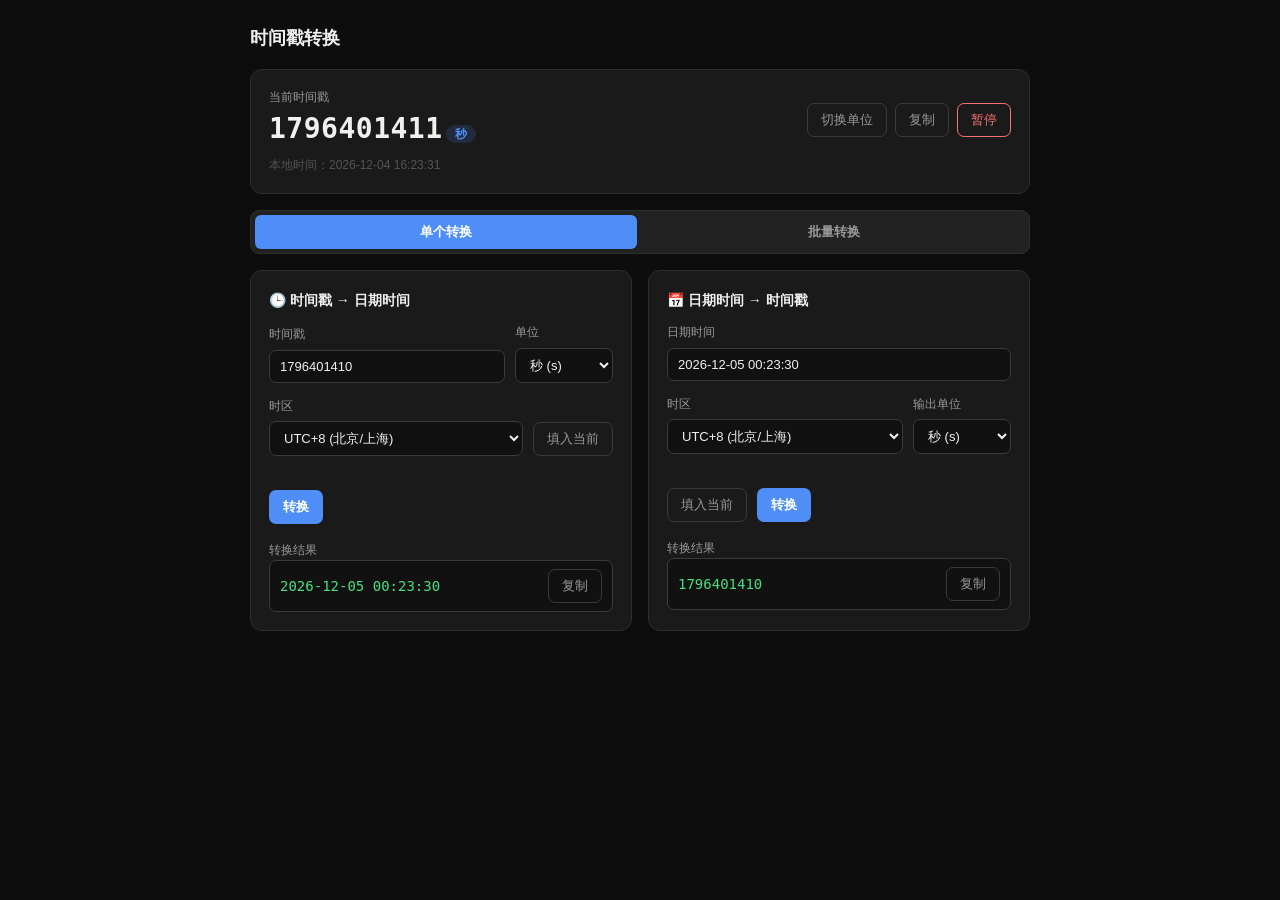
<file: tools/timestamp.html>
<!DOCTYPE html>
<html lang="zh-CN" data-theme="dark">
<head>
<meta charset="UTF-8" />
<meta name="viewport" content="width=device-width, initial-scale=1.0" />
<title>时间戳转换</title>
<link rel="stylesheet" href="../common.css" />
<style>
  .wrap{max-width:820px;margin:0 auto;padding:24px 20px 60px}
  h1{font-size:18px;font-weight:700;margin-bottom:16px}
  .card{background:var(--bg-card);border:1px solid var(--border);border-radius:12px;padding:18px;margin-bottom:16px}
  .now{display:flex;align-items:center;gap:14px;flex-wrap:wrap}
  .now-label{font-size:12px;color:var(--text2)}
  .now-val{font-size:28px;font-weight:800;font-family:"SFMono-Regular",Consolas,monospace;letter-spacing:.5px}
  .now-unit{font-size:12px;color:var(--accent);background:var(--accent-bg);border-radius:99px;padding:2px 9px;font-weight:600}
  .now-actions{margin-left:auto;display:flex;gap:8px}
  button{font-size:13px;font-family:inherit;border:none;cursor:pointer;border-radius:7px;padding:7px 13px;transition:.15s;background:transparent;color:var(--text2);border:1px solid var(--border2)}
  button:hover{background:var(--bg-hover);color:var(--text)}
  button.p{background:var(--accent);color:#fff;border-color:transparent;font-weight:600}
  button.p:hover{background:var(--accent2)}
  button.stop{color:var(--red);border-color:var(--red)}
  .tabs{display:flex;gap:6px;background:var(--bg-card2);border:1px solid var(--border);border-radius:9px;padding:4px;margin-bottom:16px}
  .tab{flex:1;text-align:center;padding:8px;border-radius:6px;cursor:pointer;color:var(--text2);font-weight:600;font-size:13px;border:none;background:transparent}
  .tab.active{background:var(--accent);color:#fff}
  .row{display:flex;gap:10px;align-items:flex-end;flex-wrap:wrap;margin-bottom:14px}
  .fld{display:flex;flex-direction:column;gap:5px}
  .fld.grow{flex:1;min-width:200px}
  label{font-size:12px;color:var(--text2)}
  input,select,textarea{font-family:inherit;font-size:13px;background:var(--bg-input);color:var(--text);border:1px solid var(--border2);border-radius:7px;padding:8px 10px;outline:none}
  input:focus,select:focus,textarea:focus{border-color:var(--accent)}
  textarea{width:100%;resize:vertical;min-height:120px;font-family:"SFMono-Regular",Consolas,monospace;line-height:1.7}
  .res{background:var(--bg-input);border:1px solid var(--border2);border-radius:7px;padding:8px 10px;min-height:38px;font-family:"SFMono-Regular",Consolas,monospace;color:var(--green);display:flex;align-items:center;justify-content:space-between;gap:8px;word-break:break-all}
  .res .rerr{color:var(--red)}
  .sub{font-size:12px;color:var(--text3);margin-top:4px}
  .pane{display:none}.pane.active{display:block}
  .grid2{display:grid;grid-template-columns:1fr 1fr;gap:16px}
  @media(max-width:680px){.grid2{grid-template-columns:1fr}}
  .hr{height:1px;background:var(--border);margin:18px 0}
</style>
</head>
<body>
<div class="wrap">
  <h1>时间戳转换</h1>

  <div class="card">
    <div class="now">
      <div>
        <div class="now-label">当前时间戳</div>
        <div><span id="nowVal" class="now-val">-</span> <span id="nowUnit" class="now-unit">秒</span></div>
      </div>
      <div class="now-actions">
        <button onclick="toggleUnit()">切换单位</button>
        <button onclick="copyNow()">复制</button>
        <button id="pauseBtn" class="stop" onclick="togglePause()">暂停</button>
      </div>
    </div>
    <div id="nowDate" class="sub"></div>
  </div>

  <div class="tabs">
    <button class="tab active" data-p="single" onclick="switchTab('single')">单个转换</button>
    <button class="tab" data-p="batch" onclick="switchTab('batch')">批量转换</button>
  </div>

  <!-- 单个 -->
  <div id="single" class="pane active">
    <div class="grid2">
      <div class="card">
        <div style="font-weight:700;margin-bottom:12px">🕒 时间戳 → 日期时间</div>
        <div class="row">
          <div class="fld grow"><label>时间戳</label><input id="ts" type="text" placeholder="如 1790069558" /></div>
          <div class="fld"><label>单位</label>
            <select id="tsUnit"><option value="s">秒 (s)</option><option value="ms">毫秒 (ms)</option></select>
          </div>
        </div>
        <div class="row">
          <div class="fld grow"><label>时区</label><select id="tzA"></select></div>
          <div class="fld"><label>&nbsp;</label><button onclick="fillNowTs()">填入当前</button></div>
          <div class="fld"><label>&nbsp;</label><button class="p" onclick="ts2date()">转换</button></div>
        </div>
        <label>转换结果</label>
        <div class="res"><span id="ts2dateOut">—</span><button onclick="copyEl('ts2dateOut')">复制</button></div>
      </div>

      <div class="card">
        <div style="font-weight:700;margin-bottom:12px">📅 日期时间 → 时间戳</div>
        <div class="row">
          <div class="fld grow"><label>日期时间</label><input id="dt" type="text" placeholder="YYYY-MM-DD HH:mm:ss" /></div>
        </div>
        <div class="row">
          <div class="fld grow"><label>时区</label><select id="tzB"></select></div>
          <div class="fld"><label>输出单位</label>
            <select id="outUnit"><option value="s">秒 (s)</option><option value="ms">毫秒 (ms)</option></select>
          </div>
          <div class="fld"><label>&nbsp;</label><button onclick="fillNowDt()">填入当前</button></div>
          <div class="fld"><label>&nbsp;</label><button class="p" onclick="date2ts()">转换</button></div>
        </div>
        <label>转换结果</label>
        <div class="res"><span id="date2tsOut">—</span><button onclick="copyEl('date2tsOut')">复制</button></div>
      </div>
    </div>
  </div>

  <!-- 批量 -->
  <div id="batch" class="pane">
    <div class="card">
      <div class="row">
        <div class="fld"><label>方向</label>
          <select id="batchMode">
            <option value="t2d">时间戳 → 日期</option>
            <option value="d2t">日期 → 时间戳</option>
          </select>
        </div>
        <div class="fld"><label>时间戳单位</label>
          <select id="batchUnit"><option value="s">秒 (s)</option><option value="ms">毫秒 (ms)</option></select>
        </div>
        <div class="fld grow"><label>时区</label><select id="tzC"></select></div>
        <div class="fld"><label>&nbsp;</label><button class="p" onclick="batchRun()">批量转换</button></div>
        <div class="fld"><label>&nbsp;</label><button onclick="copyEl('batchOut',true)">复制结果</button></div>
      </div>
      <div class="grid2">
        <div class="fld"><label>输入（每行一个）</label><textarea id="batchIn" spellcheck="false" placeholder="每行一个值，例如：&#10;1790069558&#10;1790155958"></textarea></div>
        <div class="fld"><label>输出</label><textarea id="batchOut" spellcheck="false" readonly></textarea></div>
      </div>
      <div class="sub">日期→时间戳 时，输入格式支持 <code>YYYY-MM-DD HH:mm:ss</code> 或 <code>YYYY-MM-DD</code>。</div>
    </div>
  </div>
</div>

<script>
const $=s=>document.getElementById(s);
// 固定偏移时区（避免 DST 歧义，开发够用）
const ZONES=[["UTC+8 (北京/上海)",8],["UTC+0 (伦敦)",0],["UTC+9 (东京/首尔)",9],["UTC+7 (曼谷)",7],["UTC+1 (柏林/巴黎)",1],["UTC-5 (纽约)",-5],["UTC-8 (洛杉矶)",-8],["UTC+5.5 (印度)",5.5],["UTC+10 (悉尼)",10],["UTC-3 (圣保罗)",-3]];
["tzA","tzB","tzC"].forEach(id=>{const s=$(id);ZONES.forEach(([label,off])=>{const o=document.createElement('option');o.value=off;o.textContent=label;s.appendChild(o);});});

const pad=n=>String(n).padStart(2,'0');
// epoch(秒) + 偏移 → 格式化字符串
function fmt(epochSec,offsetHours){
  const d=new Date((epochSec+offsetHours*3600)*1000);
  return `${d.getUTCFullYear()}-${pad(d.getUTCMonth()+1)}-${pad(d.getUTCDate())} ${pad(d.getUTCHours())}:${pad(d.getUTCMinutes())}:${pad(d.getUTCSeconds())}`;
}
// 解析 "YYYY-MM-DD[ HH:mm[:ss]]" 在指定偏移时区 → epoch(秒)
function parseToEpoch(str,offsetHours){
  const m=str.trim().match(/^(\d{4})-(\d{1,2})-(\d{1,2})(?:[ T](\d{1,2}):(\d{1,2})(?::(\d{1,2}))?)?$/);
  if(!m) return null;
  const [_,Y,Mo,D,H,Mi,S]=m;
  const utc=Date.UTC(+Y,+Mo-1,+D,+(H||0),+(Mi||0),+(S||0));
  return Math.floor(utc/1000)-offsetHours*3600;
}

/* 当前时间戳 */
let unitMs=false, paused=false;
function tick(){ if(paused)return; const now=Date.now(); $('nowVal').textContent=unitMs?now:Math.floor(now/1000); $('nowDate').textContent='本地时间：'+fmt(Math.floor(now/1000), -new Date().getTimezoneOffset()/60); }
setInterval(tick,1000); tick();
function toggleUnit(){ unitMs=!unitMs; $('nowUnit').textContent=unitMs?'毫秒':'秒'; tick(); }
function togglePause(){ paused=!paused; const b=$('pauseBtn'); b.textContent=paused?'继续':'暂停'; b.classList.toggle('stop',!paused); }
function copyNow(){ navigator.clipboard.writeText($('nowVal').textContent); }

/* 单个转换 */
function ts2date(){
  const raw=$('ts').value.trim(); const out=$('ts2dateOut');
  if(!/^-?\d+$/.test(raw)){ out.className='rerr'; out.textContent='请输入纯数字时间戳'; return; }
  let sec=parseInt(raw,10); if($('tsUnit').value==='ms') sec=Math.floor(sec/1000);
  out.className=''; out.textContent=fmt(sec, parseFloat($('tzA').value));
}
function date2ts(){
  const out=$('date2tsOut'); const ep=parseToEpoch($('dt').value, parseFloat($('tzB').value));
  if(ep===null){ out.className='rerr'; out.textContent='格式应为 YYYY-MM-DD HH:mm:ss'; return; }
  out.className=''; out.textContent = $('outUnit').value==='ms' ? ep*1000 : ep;
}
function fillNowTs(){ $('ts').value=Math.floor(Date.now()/1000); $('tsUnit').value='s'; ts2date(); }
function fillNowDt(){ const off=parseFloat($('tzB').value); $('dt').value=fmt(Math.floor(Date.now()/1000),off); date2ts(); }

/* 批量 */
function batchRun(){
  const lines=$('batchIn').value.split(/\r?\n/);
  const mode=$('batchMode').value, unit=$('batchUnit').value;
  const off=parseFloat($('tzC').value);
  const res=lines.map(line=>{
    const t=line.trim(); if(!t) return '';
    if(mode==='t2d'){
      if(!/^-?\d+$/.test(t)) return '✗ 非数字';
      let sec=parseInt(t,10); if(unit==='ms') sec=Math.floor(sec/1000);
      return fmt(sec,off);
    }else{
      const ep=parseToEpoch(t,off);
      if(ep===null) return '✗ 格式错误';
      return unit==='ms'?ep*1000:ep;
    }
  });
  $('batchOut').value=res.join('\n');
}

/* 通用复制/切页 */
function copyEl(id,isArea){ const e=$(id); navigator.clipboard.writeText(isArea?e.value:e.textContent); }
function switchTab(p){ document.querySelectorAll('.tab').forEach(t=>t.classList.toggle('active',t.dataset.p===p)); document.querySelectorAll('.pane').forEach(n=>n.classList.toggle('active',n.id===p)); }

/* 预填当前时间 */
fillNowTs(); fillNowDt();
</script>
<script src="../common.js"></script>
</body>
</html>
</file>
<file: common.css>
/* ===== 工具站公共样式：所有工具共享 =====
   新增工具时无需再复制主题变量与基础样式，只需：
   <link rel="stylesheet" href="../common.css" />  （工具在 tools/ 目录下）
   工具特有的额外变量，可在自身 <style> 里再补一个小的 :root 覆盖块。 */

*,*::before,*::after{box-sizing:border-box;margin:0;padding:0}

:root[data-theme="dark"]{
  --bg:#0d0d0d;--bg-card:#1a1a1a;--bg-card2:#222;--bg-hover:#2a2a2a;--bg-input:#111;
  --border:#2e2e2e;--border2:#3a3a3a;--text:#f0f0f0;--text2:#999;--text3:#555;
  --accent:#4f8ef7;--accent2:#3d7ae0;--accent-bg:rgba(79,142,247,.15);
  --green:#4ade80;--red:#f87171;--yellow:#f59e0b;--purple:#a78bfa;
}
:root[data-theme="light"]{
  --bg:#f4f6f9;--bg-card:#fff;--bg-card2:#f0f2f5;--bg-hover:#eef1f5;--bg-input:#fff;
  --border:#e4e7ec;--border2:#d5d9df;--text:#1a1d21;--text2:#5c636e;--text3:#9aa1ab;
  --accent:#2f6bef;--accent2:#2457cc;--accent-bg:rgba(47,107,239,.1);
  --green:#16a34a;--red:#dc2626;--yellow:#d97706;--purple:#7c3aed;
}

body{
  background:var(--bg);color:var(--text);
  font-family:-apple-system,BlinkMacSystemFont,"Segoe UI","PingFang SC","Microsoft YaHei",sans-serif;
  font-size:14px;line-height:1.6;transition:background .25s,color .25s;
}
</file>
